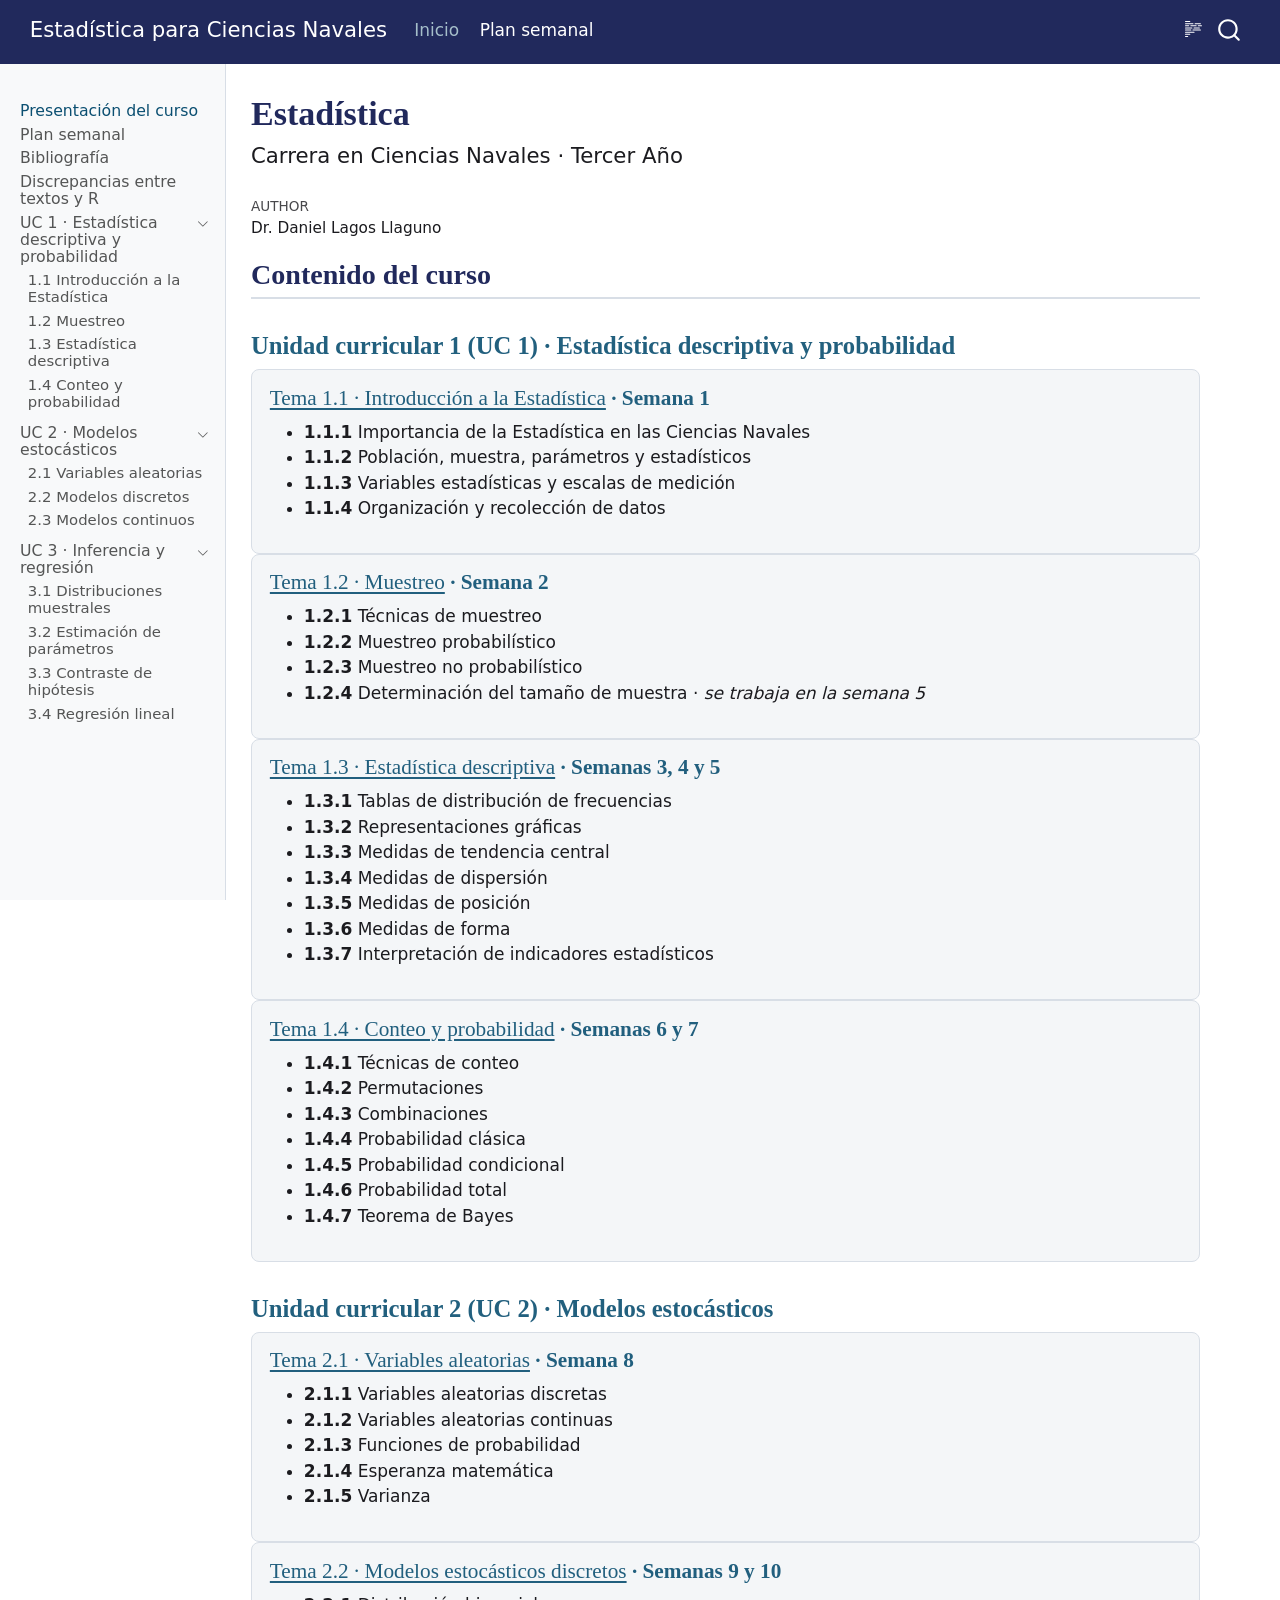
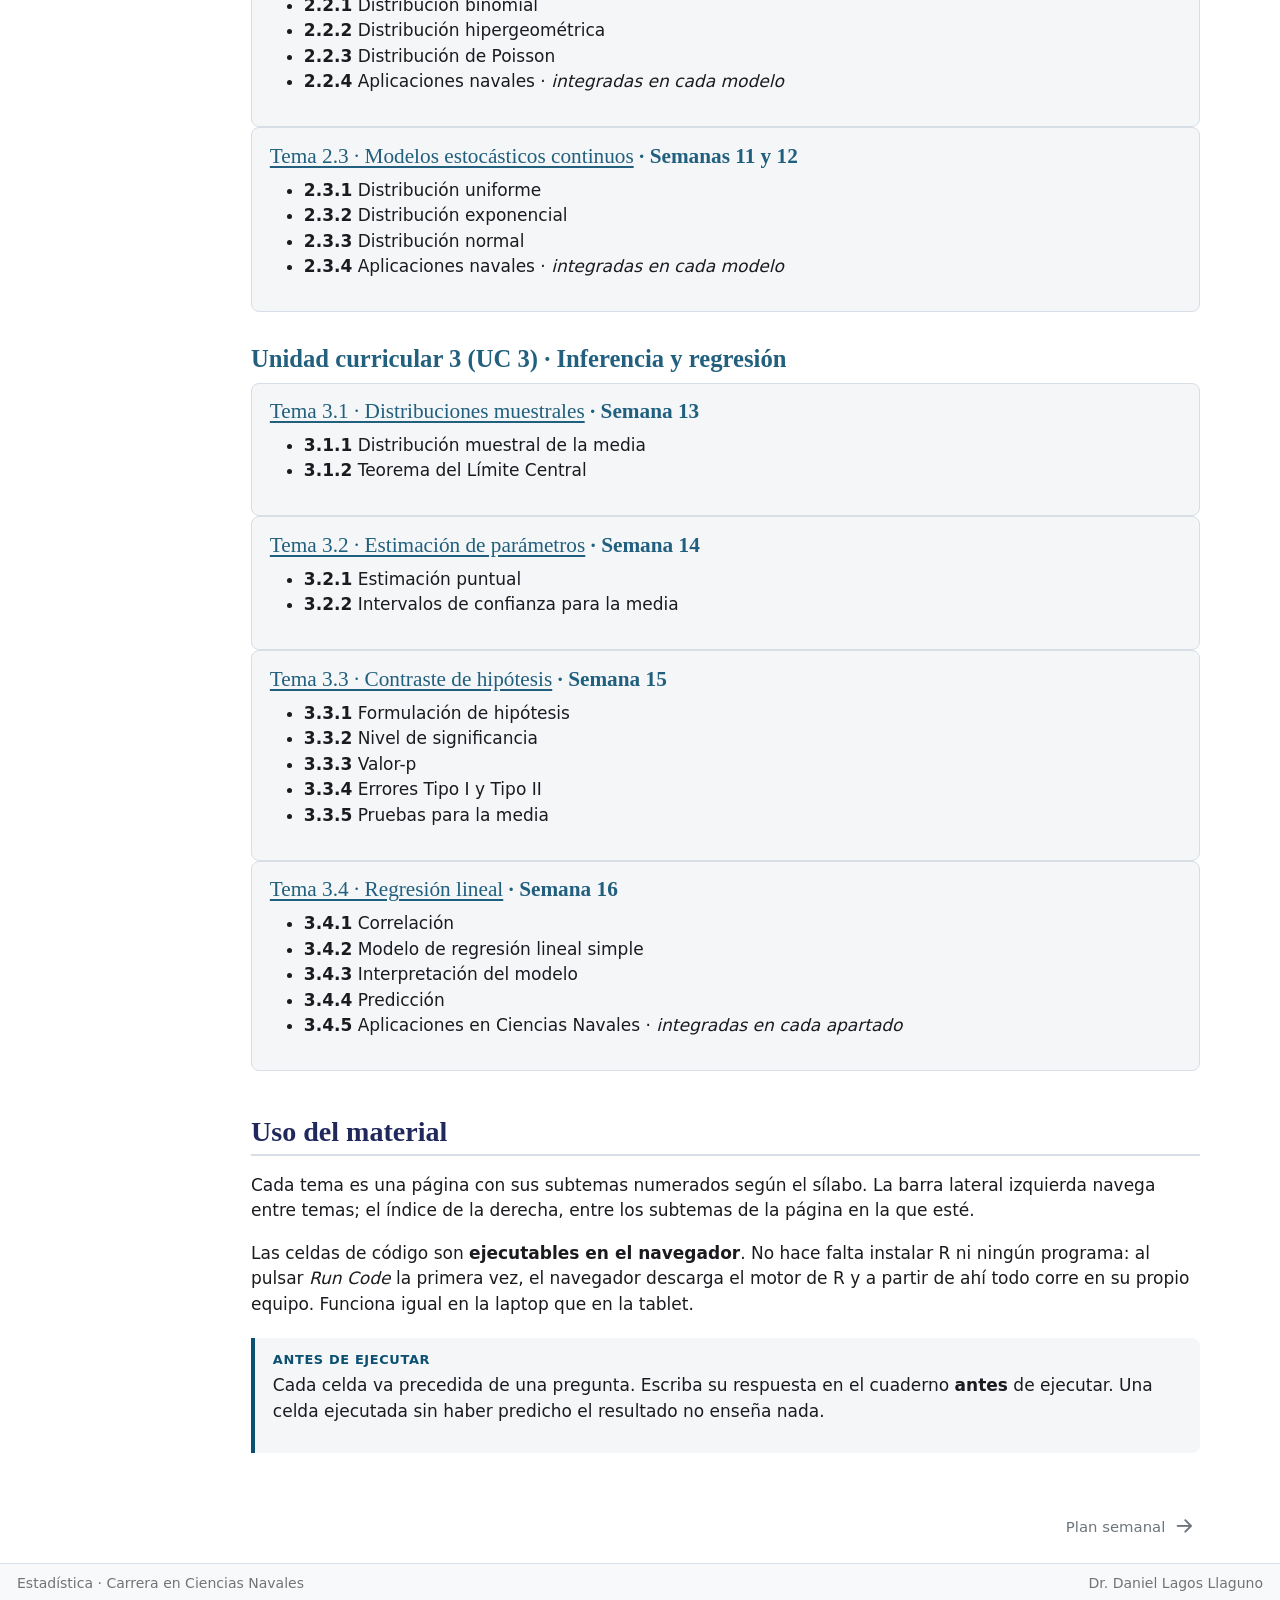
<file: index.html>
<!DOCTYPE html>
<html xmlns="http://www.w3.org/1999/xhtml" lang="en" xml:lang="en"><head>

<meta charset="utf-8">
<meta name="generator" content="quarto-1.9.38">

<meta name="viewport" content="width=device-width, initial-scale=1.0, user-scalable=yes">

<meta name="author" content="Dr.&nbsp;Daniel Lagos Llaguno">

<title>Estadística – Estadística para Ciencias Navales</title>
<style>
/* Default styles provided by pandoc.
** See https://pandoc.org/MANUAL.html#variables-for-html for config info.
*/
code{white-space: pre-wrap;}
span.smallcaps{font-variant: small-caps;}
div.columns{display: flex; gap: min(4vw, 1.5em);}
div.column{flex: auto; overflow-x: auto;}
div.hanging-indent{margin-left: 1.5em; text-indent: -1.5em;}
ul.task-list{list-style: none;}
ul.task-list li input[type="checkbox"] {
  width: 0.8em;
  margin: 0 0.8em 0.2em -1em; /* quarto-specific, see https://github.com/quarto-dev/quarto-cli/issues/4556 */ 
  vertical-align: middle;
}
</style>


<script src="site_libs/quarto-nav/quarto-nav.js"></script>
<script src="site_libs/quarto-nav/headroom.min.js"></script>
<script src="site_libs/clipboard/clipboard.min.js"></script>
<script src="site_libs/quarto-search/autocomplete.umd.js"></script>
<script src="site_libs/quarto-search/fuse.min.js"></script>
<script src="site_libs/quarto-search/quarto-search.js"></script>
<meta name="quarto:offset" content="./">
<link href="./plan.html" rel="next">
<script src="site_libs/quarto-html/quarto.js" type="module"></script>
<script src="site_libs/quarto-html/tabsets/tabsets.js" type="module"></script>
<script src="site_libs/quarto-html/popper.min.js"></script>
<script src="site_libs/quarto-html/tippy.umd.min.js"></script>
<script src="site_libs/quarto-html/anchor.min.js"></script>
<link href="site_libs/quarto-html/tippy.css" rel="stylesheet">
<link href="site_libs/quarto-html/quarto-syntax-highlighting-15634bcf2e68342d4ad2dfa704d543f6.css" rel="stylesheet" id="quarto-text-highlighting-styles">
<script src="site_libs/bootstrap/bootstrap.min.js"></script>
<link href="site_libs/bootstrap/bootstrap-icons.css" rel="stylesheet">
<link href="site_libs/bootstrap/bootstrap-e107ce07999bdcc513e4528d8371c7a3.min.css" rel="stylesheet" append-hash="true" id="quarto-bootstrap" data-mode="light">
<script src="site_libs/quarto-contrib/live-runtime/live-runtime.js" type="module"></script>
<link href="site_libs/quarto-contrib/live-runtime/live-runtime.css" rel="stylesheet">
<script id="quarto-search-options" type="application/json">{
  "location": "navbar",
  "copy-button": false,
  "collapse-after": 3,
  "panel-placement": "end",
  "type": "overlay",
  "limit": 50,
  "keyboard-shortcut": [
    "f",
    "/",
    "s"
  ],
  "show-item-context": false,
  "language": {
    "search-no-results-text": "No results",
    "search-matching-documents-text": "matching documents",
    "search-copy-link-title": "Copy link to search",
    "search-hide-matches-text": "Hide additional matches",
    "search-more-match-text": "more match in this document",
    "search-more-matches-text": "more matches in this document",
    "search-clear-button-title": "Clear",
    "search-text-placeholder": "",
    "search-detached-cancel-button-title": "Cancel",
    "search-submit-button-title": "Submit",
    "search-label": "Search"
  }
}</script>
<style>html{ scroll-behavior: smooth; }</style>
<script type="module" src="site_libs/quarto-ojs/quarto-ojs-runtime.js"></script>
<link href="site_libs/quarto-ojs/quarto-ojs.css" rel="stylesheet">


</head>

<body class="nav-sidebar docked nav-fixed fullcontent quarto-light">

<div id="quarto-search-results"></div>
  <header id="quarto-header" class="headroom fixed-top">
    <nav class="navbar navbar-expand-lg " data-bs-theme="dark">
      <div class="navbar-container container-fluid">
      <div class="navbar-brand-container mx-auto">
    <a class="navbar-brand" href="./index.html">
    <span class="navbar-title">Estadística para Ciencias Navales</span>
    </a>
  </div>
            <div id="quarto-search" class="" title="Search"></div>
          <button class="navbar-toggler" type="button" data-bs-toggle="collapse" data-bs-target="#navbarCollapse" aria-controls="navbarCollapse" role="menu" aria-expanded="false" aria-label="Toggle navigation" onclick="if (window.quartoToggleHeadroom) { window.quartoToggleHeadroom(); }">
  <span class="navbar-toggler-icon"></span>
</button>
          <div class="collapse navbar-collapse" id="navbarCollapse">
            <ul class="navbar-nav navbar-nav-scroll me-auto">
  <li class="nav-item">
    <a class="nav-link active" href="./index.html" aria-current="page"> 
<span class="menu-text">Inicio</span></a>
  </li>  
  <li class="nav-item">
    <a class="nav-link" href="./plan.html"> 
<span class="menu-text">Plan semanal</span></a>
  </li>  
</ul>
          </div> <!-- /navcollapse -->
            <div class="quarto-navbar-tools">
  <a href="" class="quarto-reader-toggle quarto-navigation-tool px-1" onclick="window.quartoToggleReader(); return false;" title="Toggle reader mode">
  <div class="quarto-reader-toggle-btn">
  <i class="bi"></i>
  </div>
</a>
</div>
      </div> <!-- /container-fluid -->
    </nav>
  <nav class="quarto-secondary-nav">
    <div class="container-fluid d-flex">
      <button type="button" class="quarto-btn-toggle btn" data-bs-toggle="collapse" role="button" data-bs-target=".quarto-sidebar-collapse-item" aria-controls="quarto-sidebar" aria-expanded="false" aria-label="Toggle sidebar navigation" onclick="if (window.quartoToggleHeadroom) { window.quartoToggleHeadroom(); }">
        <i class="bi bi-layout-text-sidebar-reverse"></i>
      </button>
        <nav class="quarto-page-breadcrumbs" aria-label="breadcrumb"><ol class="breadcrumb"><li class="breadcrumb-item"><a href="./index.html">Presentación del curso</a></li></ol></nav>
        <a class="flex-grow-1" role="navigation" data-bs-toggle="collapse" data-bs-target=".quarto-sidebar-collapse-item" aria-controls="quarto-sidebar" aria-expanded="false" aria-label="Toggle sidebar navigation" onclick="if (window.quartoToggleHeadroom) { window.quartoToggleHeadroom(); }">      
        </a>
    </div>
  </nav>
</header>
<!-- content -->
<div id="quarto-content" class="quarto-container page-columns page-rows-contents page-layout-article page-navbar">
<!-- sidebar -->
  <nav id="quarto-sidebar" class="sidebar collapse collapse-horizontal quarto-sidebar-collapse-item sidebar-navigation docked overflow-auto">
    <div class="sidebar-menu-container"> 
    <ul class="list-unstyled mt-1">
        <li class="sidebar-item">
  <div class="sidebar-item-container"> 
  <a href="./index.html" class="sidebar-item-text sidebar-link active">
 <span class="menu-text">Presentación del curso</span></a>
  </div>
</li>
        <li class="sidebar-item">
  <div class="sidebar-item-container"> 
  <a href="./plan.html" class="sidebar-item-text sidebar-link">
 <span class="menu-text">Plan semanal</span></a>
  </div>
</li>
        <li class="sidebar-item">
  <div class="sidebar-item-container"> 
  <a href="./bibliografia.html" class="sidebar-item-text sidebar-link">
 <span class="menu-text">Bibliografía</span></a>
  </div>
</li>
        <li class="sidebar-item">
  <div class="sidebar-item-container"> 
  <a href="./discrepancias.html" class="sidebar-item-text sidebar-link">
 <span class="menu-text">Discrepancias entre textos y R</span></a>
  </div>
</li>
        <li class="sidebar-item sidebar-item-section">
      <div class="sidebar-item-container"> 
            <a class="sidebar-item-text sidebar-link text-start" data-bs-toggle="collapse" data-bs-target="#quarto-sidebar-section-1" role="navigation" aria-expanded="true">
 <span class="menu-text">UC 1 · Estadística descriptiva y probabilidad</span></a>
          <a class="sidebar-item-toggle text-start" data-bs-toggle="collapse" data-bs-target="#quarto-sidebar-section-1" role="navigation" aria-expanded="true" aria-label="Toggle section">
            <i class="bi bi-chevron-right ms-2"></i>
          </a> 
      </div>
      <ul id="quarto-sidebar-section-1" class="collapse list-unstyled sidebar-section depth1 show">  
          <li class="sidebar-item">
  <div class="sidebar-item-container"> 
  <a href="./unidad-1/tema-1-1.html" class="sidebar-item-text sidebar-link">
 <span class="menu-text">1.1 Introducción a la Estadística</span></a>
  </div>
</li>
          <li class="sidebar-item">
  <div class="sidebar-item-container"> 
  <a href="./unidad-1/tema-1-2.html" class="sidebar-item-text sidebar-link">
 <span class="menu-text">1.2 Muestreo</span></a>
  </div>
</li>
          <li class="sidebar-item">
  <div class="sidebar-item-container"> 
  <a href="./unidad-1/tema-1-3.html" class="sidebar-item-text sidebar-link">
 <span class="menu-text">1.3 Estadística descriptiva</span></a>
  </div>
</li>
          <li class="sidebar-item">
  <div class="sidebar-item-container"> 
  <a href="./unidad-1/tema-1-4.html" class="sidebar-item-text sidebar-link">
 <span class="menu-text">1.4 Conteo y probabilidad</span></a>
  </div>
</li>
      </ul>
  </li>
        <li class="sidebar-item sidebar-item-section">
      <div class="sidebar-item-container"> 
            <a class="sidebar-item-text sidebar-link text-start" data-bs-toggle="collapse" data-bs-target="#quarto-sidebar-section-2" role="navigation" aria-expanded="true">
 <span class="menu-text">UC 2 · Modelos estocásticos</span></a>
          <a class="sidebar-item-toggle text-start" data-bs-toggle="collapse" data-bs-target="#quarto-sidebar-section-2" role="navigation" aria-expanded="true" aria-label="Toggle section">
            <i class="bi bi-chevron-right ms-2"></i>
          </a> 
      </div>
      <ul id="quarto-sidebar-section-2" class="collapse list-unstyled sidebar-section depth1 show">  
          <li class="sidebar-item">
  <div class="sidebar-item-container"> 
  <a href="./unidad-2/tema-2-1.html" class="sidebar-item-text sidebar-link">
 <span class="menu-text">2.1 Variables aleatorias</span></a>
  </div>
</li>
          <li class="sidebar-item">
  <div class="sidebar-item-container"> 
  <a href="./unidad-2/tema-2-2.html" class="sidebar-item-text sidebar-link">
 <span class="menu-text">2.2 Modelos discretos</span></a>
  </div>
</li>
          <li class="sidebar-item">
  <div class="sidebar-item-container"> 
  <a href="./unidad-2/tema-2-3.html" class="sidebar-item-text sidebar-link">
 <span class="menu-text">2.3 Modelos continuos</span></a>
  </div>
</li>
      </ul>
  </li>
        <li class="sidebar-item sidebar-item-section">
      <div class="sidebar-item-container"> 
            <a class="sidebar-item-text sidebar-link text-start" data-bs-toggle="collapse" data-bs-target="#quarto-sidebar-section-3" role="navigation" aria-expanded="true">
 <span class="menu-text">UC 3 · Inferencia y regresión</span></a>
          <a class="sidebar-item-toggle text-start" data-bs-toggle="collapse" data-bs-target="#quarto-sidebar-section-3" role="navigation" aria-expanded="true" aria-label="Toggle section">
            <i class="bi bi-chevron-right ms-2"></i>
          </a> 
      </div>
      <ul id="quarto-sidebar-section-3" class="collapse list-unstyled sidebar-section depth1 show">  
          <li class="sidebar-item">
  <div class="sidebar-item-container"> 
  <a href="./unidad-3/tema-3-1.html" class="sidebar-item-text sidebar-link">
 <span class="menu-text">3.1 Distribuciones muestrales</span></a>
  </div>
</li>
          <li class="sidebar-item">
  <div class="sidebar-item-container"> 
  <a href="./unidad-3/tema-3-2.html" class="sidebar-item-text sidebar-link">
 <span class="menu-text">3.2 Estimación de parámetros</span></a>
  </div>
</li>
          <li class="sidebar-item">
  <div class="sidebar-item-container"> 
  <a href="./unidad-3/tema-3-3.html" class="sidebar-item-text sidebar-link">
 <span class="menu-text">3.3 Contraste de hipótesis</span></a>
  </div>
</li>
          <li class="sidebar-item">
  <div class="sidebar-item-container"> 
  <a href="./unidad-3/tema-3-4.html" class="sidebar-item-text sidebar-link">
 <span class="menu-text">3.4 Regresión lineal</span></a>
  </div>
</li>
      </ul>
  </li>
    </ul>
    </div>
</nav>
<div id="quarto-sidebar-glass" class="quarto-sidebar-collapse-item" data-bs-toggle="collapse" data-bs-target=".quarto-sidebar-collapse-item"></div>
<!-- margin-sidebar -->
    
<!-- main -->
<main class="content" id="quarto-document-content">

<header id="title-block-header" class="quarto-title-block default">
<div class="quarto-title">
<h1 class="title">Estadística</h1>
<p class="subtitle lead">Carrera en Ciencias Navales · Tercer Año</p>
</div>



<div class="quarto-title-meta">

    <div>
    <div class="quarto-title-meta-heading">Author</div>
    <div class="quarto-title-meta-contents">
             <p>Dr.&nbsp;Daniel Lagos Llaguno </p>
          </div>
  </div>
    
  
    
  </div>
  


</header>


<section id="contenido-del-curso" class="level2">
<h2 class="anchored" data-anchor-id="contenido-del-curso">Contenido del curso</h2>
<section id="unidad-curricular-1-uc-1-estadística-descriptiva-y-probabilidad" class="level3">
<h3 class="anchored" data-anchor-id="unidad-curricular-1-uc-1-estadística-descriptiva-y-probabilidad">Unidad curricular 1 (UC 1) · Estadística descriptiva y probabilidad</h3>
<section id="tema-1.1-introducción-a-la-estadística-semana-1" class="level4 tarjeta">
<h4 class="anchored" data-anchor-id="tema-1.1-introducción-a-la-estadística-semana-1"><a href="./unidad-1/tema-1-1.html">Tema 1.1 · Introducción a la Estadística</a> · Semana 1</h4>
<ul>
<li><strong>1.1.1</strong> Importancia de la Estadística en las Ciencias Navales</li>
<li><strong>1.1.2</strong> Población, muestra, parámetros y estadísticos</li>
<li><strong>1.1.3</strong> Variables estadísticas y escalas de medición</li>
<li><strong>1.1.4</strong> Organización y recolección de datos</li>
</ul>
</section>
<section id="tema-1.2-muestreo-semana-2" class="level4 tarjeta">
<h4 class="anchored" data-anchor-id="tema-1.2-muestreo-semana-2"><a href="./unidad-1/tema-1-2.html">Tema 1.2 · Muestreo</a> · Semana 2</h4>
<ul>
<li><strong>1.2.1</strong> Técnicas de muestreo</li>
<li><strong>1.2.2</strong> Muestreo probabilístico</li>
<li><strong>1.2.3</strong> Muestreo no probabilístico</li>
<li><strong>1.2.4</strong> Determinación del tamaño de muestra · <em>se trabaja en la semana 5</em></li>
</ul>
</section>
<section id="tema-1.3-estadística-descriptiva-semanas-3-4-y-5" class="level4 tarjeta">
<h4 class="anchored" data-anchor-id="tema-1.3-estadística-descriptiva-semanas-3-4-y-5"><a href="./unidad-1/tema-1-3.html">Tema 1.3 · Estadística descriptiva</a> · Semanas 3, 4 y 5</h4>
<ul>
<li><strong>1.3.1</strong> Tablas de distribución de frecuencias</li>
<li><strong>1.3.2</strong> Representaciones gráficas</li>
<li><strong>1.3.3</strong> Medidas de tendencia central</li>
<li><strong>1.3.4</strong> Medidas de dispersión</li>
<li><strong>1.3.5</strong> Medidas de posición</li>
<li><strong>1.3.6</strong> Medidas de forma</li>
<li><strong>1.3.7</strong> Interpretación de indicadores estadísticos</li>
</ul>
</section>
<section id="tema-1.4-conteo-y-probabilidad-semanas-6-y-7" class="level4 tarjeta">
<h4 class="anchored" data-anchor-id="tema-1.4-conteo-y-probabilidad-semanas-6-y-7"><a href="./unidad-1/tema-1-4.html">Tema 1.4 · Conteo y probabilidad</a> · Semanas 6 y 7</h4>
<ul>
<li><strong>1.4.1</strong> Técnicas de conteo</li>
<li><strong>1.4.2</strong> Permutaciones</li>
<li><strong>1.4.3</strong> Combinaciones</li>
<li><strong>1.4.4</strong> Probabilidad clásica</li>
<li><strong>1.4.5</strong> Probabilidad condicional</li>
<li><strong>1.4.6</strong> Probabilidad total</li>
<li><strong>1.4.7</strong> Teorema de Bayes</li>
</ul>
</section>
</section>
<section id="unidad-curricular-2-uc-2-modelos-estocásticos" class="level3">
<h3 class="anchored" data-anchor-id="unidad-curricular-2-uc-2-modelos-estocásticos">Unidad curricular 2 (UC 2) · Modelos estocásticos</h3>
<section id="tema-2.1-variables-aleatorias-semana-8" class="level4 tarjeta">
<h4 class="anchored" data-anchor-id="tema-2.1-variables-aleatorias-semana-8"><a href="./unidad-2/tema-2-1.html">Tema 2.1 · Variables aleatorias</a> · Semana 8</h4>
<ul>
<li><strong>2.1.1</strong> Variables aleatorias discretas</li>
<li><strong>2.1.2</strong> Variables aleatorias continuas</li>
<li><strong>2.1.3</strong> Funciones de probabilidad</li>
<li><strong>2.1.4</strong> Esperanza matemática</li>
<li><strong>2.1.5</strong> Varianza</li>
</ul>
</section>
<section id="tema-2.2-modelos-estocásticos-discretos-semanas-9-y-10" class="level4 tarjeta">
<h4 class="anchored" data-anchor-id="tema-2.2-modelos-estocásticos-discretos-semanas-9-y-10"><a href="./unidad-2/tema-2-2.html">Tema 2.2 · Modelos estocásticos discretos</a> · Semanas 9 y 10</h4>
<ul>
<li><strong>2.2.1</strong> Distribución binomial</li>
<li><strong>2.2.2</strong> Distribución hipergeométrica</li>
<li><strong>2.2.3</strong> Distribución de Poisson</li>
<li><strong>2.2.4</strong> Aplicaciones navales · <em>integradas en cada modelo</em></li>
</ul>
</section>
<section id="tema-2.3-modelos-estocásticos-continuos-semanas-11-y-12" class="level4 tarjeta">
<h4 class="anchored" data-anchor-id="tema-2.3-modelos-estocásticos-continuos-semanas-11-y-12"><a href="./unidad-2/tema-2-3.html">Tema 2.3 · Modelos estocásticos continuos</a> · Semanas 11 y 12</h4>
<ul>
<li><strong>2.3.1</strong> Distribución uniforme</li>
<li><strong>2.3.2</strong> Distribución exponencial</li>
<li><strong>2.3.3</strong> Distribución normal</li>
<li><strong>2.3.4</strong> Aplicaciones navales · <em>integradas en cada modelo</em></li>
</ul>
</section>
</section>
<section id="unidad-curricular-3-uc-3-inferencia-y-regresión" class="level3">
<h3 class="anchored" data-anchor-id="unidad-curricular-3-uc-3-inferencia-y-regresión">Unidad curricular 3 (UC 3) · Inferencia y regresión</h3>
<section id="tema-3.1-distribuciones-muestrales-semana-13" class="level4 tarjeta">
<h4 class="anchored" data-anchor-id="tema-3.1-distribuciones-muestrales-semana-13"><a href="./unidad-3/tema-3-1.html">Tema 3.1 · Distribuciones muestrales</a> · Semana 13</h4>
<ul>
<li><strong>3.1.1</strong> Distribución muestral de la media</li>
<li><strong>3.1.2</strong> Teorema del Límite Central</li>
</ul>
</section>
<section id="tema-3.2-estimación-de-parámetros-semana-14" class="level4 tarjeta">
<h4 class="anchored" data-anchor-id="tema-3.2-estimación-de-parámetros-semana-14"><a href="./unidad-3/tema-3-2.html">Tema 3.2 · Estimación de parámetros</a> · Semana 14</h4>
<ul>
<li><strong>3.2.1</strong> Estimación puntual</li>
<li><strong>3.2.2</strong> Intervalos de confianza para la media</li>
</ul>
</section>
<section id="tema-3.3-contraste-de-hipótesis-semana-15" class="level4 tarjeta">
<h4 class="anchored" data-anchor-id="tema-3.3-contraste-de-hipótesis-semana-15"><a href="./unidad-3/tema-3-3.html">Tema 3.3 · Contraste de hipótesis</a> · Semana 15</h4>
<ul>
<li><strong>3.3.1</strong> Formulación de hipótesis</li>
<li><strong>3.3.2</strong> Nivel de significancia</li>
<li><strong>3.3.3</strong> Valor-p</li>
<li><strong>3.3.4</strong> Errores Tipo I y Tipo II</li>
<li><strong>3.3.5</strong> Pruebas para la media</li>
</ul>
</section>
<section id="tema-3.4-regresión-lineal-semana-16" class="level4 tarjeta">
<h4 class="anchored" data-anchor-id="tema-3.4-regresión-lineal-semana-16"><a href="./unidad-3/tema-3-4.html">Tema 3.4 · Regresión lineal</a> · Semana 16</h4>
<ul>
<li><strong>3.4.1</strong> Correlación</li>
<li><strong>3.4.2</strong> Modelo de regresión lineal simple</li>
<li><strong>3.4.3</strong> Interpretación del modelo</li>
<li><strong>3.4.4</strong> Predicción</li>
<li><strong>3.4.5</strong> Aplicaciones en Ciencias Navales · <em>integradas en cada apartado</em></li>
</ul>
</section>
</section>
</section>
<section id="uso-del-material" class="level2">
<h2 class="anchored" data-anchor-id="uso-del-material">Uso del material</h2>
<p>Cada tema es una página con sus subtemas numerados según el sílabo. La barra lateral izquierda navega entre temas; el índice de la derecha, entre los subtemas de la página en la que esté.</p>
<p>Las celdas de código son <strong>ejecutables en el navegador</strong>. No hace falta instalar R ni ningún programa: al pulsar <em>Run Code</em> la primera vez, el navegador descarga el motor de R y a partir de ahí todo corre en su propio equipo. Funciona igual en la laptop que en la tablet.</p>
<div class="predice">
<p>Cada celda va precedida de una pregunta. Escriba su respuesta en el cuaderno <strong>antes</strong> de ejecutar. Una celda ejecutada sin haber predicho el resultado no enseña nada.</p>
</div>


<script type="ojs-module-contents">
eyJjb250ZW50cyI6W119
</script>
<div id="exercise-loading-indicator" class="exercise-loading-indicator d-none d-flex align-items-center gap-2">
<div id="exercise-loading-status" class="d-flex gap-2">

</div>
<div class="spinner-grow spinner-grow-sm">

</div>
</div>
<script type="vfs-file">
W10=
</script>
</section>

</main> <!-- /main -->
<script type="ojs-module-contents">
eyJjb250ZW50cyI6W119
</script>
<script type="module">
if (window.location.protocol === "file:") { alert("The OJS runtime does not work with file:// URLs. Please use a web server to view this document."); }
window._ojs.paths.runtimeToDoc = "../..";
window._ojs.paths.runtimeToRoot = "../..";
window._ojs.paths.docToRoot = "";
window._ojs.selfContained = false;
window._ojs.runtime.interpretFromScriptTags();
</script>
<script id="quarto-html-after-body" type="application/javascript">
  window.document.addEventListener("DOMContentLoaded", function (event) {
    const icon = "";
    const anchorJS = new window.AnchorJS();
    anchorJS.options = {
      placement: 'right',
      icon: icon
    };
    anchorJS.add('.anchored');
    const isCodeAnnotation = (el) => {
      for (const clz of el.classList) {
        if (clz.startsWith('code-annotation-')) {                     
          return true;
        }
      }
      return false;
    }
    const onCopySuccess = function(e) {
      // button target
      const button = e.trigger;
      // don't keep focus
      button.blur();
      // flash "checked"
      button.classList.add('code-copy-button-checked');
      var currentTitle = button.getAttribute("title");
      button.setAttribute("title", "Copied!");
      let tooltip;
      if (window.bootstrap) {
        button.setAttribute("data-bs-toggle", "tooltip");
        button.setAttribute("data-bs-placement", "left");
        button.setAttribute("data-bs-title", "Copied!");
        tooltip = new bootstrap.Tooltip(button, 
          { trigger: "manual", 
            customClass: "code-copy-button-tooltip",
            offset: [0, -8]});
        tooltip.show();    
      }
      setTimeout(function() {
        if (tooltip) {
          tooltip.hide();
          button.removeAttribute("data-bs-title");
          button.removeAttribute("data-bs-toggle");
          button.removeAttribute("data-bs-placement");
        }
        button.setAttribute("title", currentTitle);
        button.classList.remove('code-copy-button-checked');
      }, 1000);
      // clear code selection
      e.clearSelection();
    }
    const getTextToCopy = function(trigger) {
      const outerScaffold = trigger.parentElement.cloneNode(true);
      const codeEl = outerScaffold.querySelector('code');
      for (const childEl of codeEl.children) {
        if (isCodeAnnotation(childEl)) {
          childEl.remove();
        }
      }
      return codeEl.innerText;
    }
    const clipboard = new window.ClipboardJS('.code-copy-button:not([data-in-quarto-modal])', {
      text: getTextToCopy
    });
    clipboard.on('success', onCopySuccess);
    if (window.document.getElementById('quarto-embedded-source-code-modal')) {
      const clipboardModal = new window.ClipboardJS('.code-copy-button[data-in-quarto-modal]', {
        text: getTextToCopy,
        container: window.document.getElementById('quarto-embedded-source-code-modal')
      });
      clipboardModal.on('success', onCopySuccess);
    }
      var localhostRegex = new RegExp(/^(?:http|https):\/\/localhost\:?[0-9]*\//);
      var mailtoRegex = new RegExp(/^mailto:/);
        var filterRegex = new RegExp("https:\/\/Thc02\.github\.io\/Estadistica\/");
      var isInternal = (href) => {
          return filterRegex.test(href) || localhostRegex.test(href) || mailtoRegex.test(href);
      }
      // Inspect non-navigation links and adorn them if external
     var links = window.document.querySelectorAll('a[href]:not(.nav-link):not(.navbar-brand):not(.toc-action):not(.sidebar-link):not(.sidebar-item-toggle):not(.pagination-link):not(.no-external):not([aria-hidden]):not(.dropdown-item):not(.quarto-navigation-tool):not(.about-link)');
      for (var i=0; i<links.length; i++) {
        const link = links[i];
        if (!isInternal(link.href)) {
          // undo the damage that might have been done by quarto-nav.js in the case of
          // links that we want to consider external
          if (link.dataset.originalHref !== undefined) {
            link.href = link.dataset.originalHref;
          }
            // target, if specified
            link.setAttribute("target", "_blank");
            if (link.getAttribute("rel") === null) {
              link.setAttribute("rel", "noopener");
            }
        }
      }
    function tippyHover(el, contentFn, onTriggerFn, onUntriggerFn) {
      const config = {
        allowHTML: true,
        maxWidth: 500,
        delay: 100,
        arrow: false,
        appendTo: function(el) {
            return el.parentElement;
        },
        interactive: true,
        interactiveBorder: 10,
        theme: 'quarto',
        placement: 'bottom-start',
      };
      if (contentFn) {
        config.content = contentFn;
      }
      if (onTriggerFn) {
        config.onTrigger = onTriggerFn;
      }
      if (onUntriggerFn) {
        config.onUntrigger = onUntriggerFn;
      }
      window.tippy(el, config); 
    }
    const noterefs = window.document.querySelectorAll('a[role="doc-noteref"]');
    for (var i=0; i<noterefs.length; i++) {
      const ref = noterefs[i];
      tippyHover(ref, function() {
        // use id or data attribute instead here
        let href = ref.getAttribute('data-footnote-href') || ref.getAttribute('href');
        try { href = new URL(href).hash; } catch {}
        const id = href.replace(/^#\/?/, "");
        const note = window.document.getElementById(id);
        if (note) {
          return note.innerHTML;
        } else {
          return "";
        }
      });
    }
    const xrefs = window.document.querySelectorAll('a.quarto-xref');
    const processXRef = (id, note) => {
      // Strip column container classes
      const stripColumnClz = (el) => {
        el.classList.remove("page-full", "page-columns");
        if (el.children) {
          for (const child of el.children) {
            stripColumnClz(child);
          }
        }
      }
      stripColumnClz(note)
      if (id === null || id.startsWith('sec-')) {
        // Special case sections, only their first couple elements
        const container = document.createElement("div");
        if (note.children && note.children.length > 2) {
          container.appendChild(note.children[0].cloneNode(true));
          for (let i = 1; i < note.children.length; i++) {
            const child = note.children[i];
            if (child.tagName === "P" && child.innerText === "") {
              continue;
            } else {
              container.appendChild(child.cloneNode(true));
              break;
            }
          }
          if (window.Quarto?.typesetMath) {
            window.Quarto.typesetMath(container);
          }
          return container.innerHTML
        } else {
          if (window.Quarto?.typesetMath) {
            window.Quarto.typesetMath(note);
          }
          return note.innerHTML;
        }
      } else {
        // Remove any anchor links if they are present
        const anchorLink = note.querySelector('a.anchorjs-link');
        if (anchorLink) {
          anchorLink.remove();
        }
        if (window.Quarto?.typesetMath) {
          window.Quarto.typesetMath(note);
        }
        if (note.classList.contains("callout")) {
          return note.outerHTML;
        } else {
          return note.innerHTML;
        }
      }
    }
    for (var i=0; i<xrefs.length; i++) {
      const xref = xrefs[i];
      tippyHover(xref, undefined, function(instance) {
        instance.disable();
        let url = xref.getAttribute('href');
        let hash = undefined; 
        if (url.startsWith('#')) {
          hash = url;
        } else {
          try { hash = new URL(url).hash; } catch {}
        }
        if (hash) {
          const id = hash.replace(/^#\/?/, "");
          const note = window.document.getElementById(id);
          if (note !== null) {
            try {
              const html = processXRef(id, note.cloneNode(true));
              instance.setContent(html);
            } finally {
              instance.enable();
              instance.show();
            }
          } else {
            // See if we can fetch this
            fetch(url.split('#')[0])
            .then(res => res.text())
            .then(html => {
              const parser = new DOMParser();
              const htmlDoc = parser.parseFromString(html, "text/html");
              const note = htmlDoc.getElementById(id);
              if (note !== null) {
                const html = processXRef(id, note);
                instance.setContent(html);
              } 
            }).finally(() => {
              instance.enable();
              instance.show();
            });
          }
        } else {
          // See if we can fetch a full url (with no hash to target)
          // This is a special case and we should probably do some content thinning / targeting
          fetch(url)
          .then(res => res.text())
          .then(html => {
            const parser = new DOMParser();
            const htmlDoc = parser.parseFromString(html, "text/html");
            const note = htmlDoc.querySelector('main.content');
            if (note !== null) {
              // This should only happen for chapter cross references
              // (since there is no id in the URL)
              // remove the first header
              if (note.children.length > 0 && note.children[0].tagName === "HEADER") {
                note.children[0].remove();
              }
              const html = processXRef(null, note);
              instance.setContent(html);
            } 
          }).finally(() => {
            instance.enable();
            instance.show();
          });
        }
      }, function(instance) {
      });
    }
        let selectedAnnoteEl;
        const selectorForAnnotation = ( cell, annotation) => {
          let cellAttr = 'data-code-cell="' + cell + '"';
          let lineAttr = 'data-code-annotation="' +  annotation + '"';
          const selector = 'span[' + cellAttr + '][' + lineAttr + ']';
          return selector;
        }
        const selectCodeLines = (annoteEl) => {
          const doc = window.document;
          const targetCell = annoteEl.getAttribute("data-target-cell");
          const targetAnnotation = annoteEl.getAttribute("data-target-annotation");
          const annoteSpan = window.document.querySelector(selectorForAnnotation(targetCell, targetAnnotation));
          const lines = annoteSpan.getAttribute("data-code-lines").split(",");
          const lineIds = lines.map((line) => {
            return targetCell + "-" + line;
          })
          let top = null;
          let height = null;
          let parent = null;
          if (lineIds.length > 0) {
              //compute the position of the single el (top and bottom and make a div)
              const el = window.document.getElementById(lineIds[0]);
              top = el.offsetTop;
              height = el.offsetHeight;
              parent = el.parentElement.parentElement;
            if (lineIds.length > 1) {
              const lastEl = window.document.getElementById(lineIds[lineIds.length - 1]);
              const bottom = lastEl.offsetTop + lastEl.offsetHeight;
              height = bottom - top;
            }
            if (top !== null && height !== null && parent !== null) {
              // cook up a div (if necessary) and position it 
              let div = window.document.getElementById("code-annotation-line-highlight");
              if (div === null) {
                div = window.document.createElement("div");
                div.setAttribute("id", "code-annotation-line-highlight");
                div.style.position = 'absolute';
                parent.appendChild(div);
              }
              div.style.top = top - 2 + "px";
              div.style.height = height + 4 + "px";
              div.style.left = 0;
              let gutterDiv = window.document.getElementById("code-annotation-line-highlight-gutter");
              if (gutterDiv === null) {
                gutterDiv = window.document.createElement("div");
                gutterDiv.setAttribute("id", "code-annotation-line-highlight-gutter");
                gutterDiv.style.position = 'absolute';
                const codeCell = window.document.getElementById(targetCell);
                const gutter = codeCell.querySelector('.code-annotation-gutter');
                gutter.appendChild(gutterDiv);
              }
              gutterDiv.style.top = top - 2 + "px";
              gutterDiv.style.height = height + 4 + "px";
            }
            selectedAnnoteEl = annoteEl;
          }
        };
        const unselectCodeLines = () => {
          const elementsIds = ["code-annotation-line-highlight", "code-annotation-line-highlight-gutter"];
          elementsIds.forEach((elId) => {
            const div = window.document.getElementById(elId);
            if (div) {
              div.remove();
            }
          });
          selectedAnnoteEl = undefined;
        };
          // Handle positioning of the toggle
      window.addEventListener(
        "resize",
        throttle(() => {
          elRect = undefined;
          if (selectedAnnoteEl) {
            selectCodeLines(selectedAnnoteEl);
          }
        }, 10)
      );
      function throttle(fn, ms) {
      let throttle = false;
      let timer;
        return (...args) => {
          if(!throttle) { // first call gets through
              fn.apply(this, args);
              throttle = true;
          } else { // all the others get throttled
              if(timer) clearTimeout(timer); // cancel #2
              timer = setTimeout(() => {
                fn.apply(this, args);
                timer = throttle = false;
              }, ms);
          }
        };
      }
        // Attach click handler to the DT
        const annoteDls = window.document.querySelectorAll('dt[data-target-cell]');
        for (const annoteDlNode of annoteDls) {
          annoteDlNode.addEventListener('click', (event) => {
            const clickedEl = event.target;
            if (clickedEl !== selectedAnnoteEl) {
              unselectCodeLines();
              const activeEl = window.document.querySelector('dt[data-target-cell].code-annotation-active');
              if (activeEl) {
                activeEl.classList.remove('code-annotation-active');
              }
              selectCodeLines(clickedEl);
              clickedEl.classList.add('code-annotation-active');
            } else {
              // Unselect the line
              unselectCodeLines();
              clickedEl.classList.remove('code-annotation-active');
            }
          });
        }
    const findCites = (el) => {
      const parentEl = el.parentElement;
      if (parentEl) {
        const cites = parentEl.dataset.cites;
        if (cites) {
          return {
            el,
            cites: cites.split(' ')
          };
        } else {
          return findCites(el.parentElement)
        }
      } else {
        return undefined;
      }
    };
    var bibliorefs = window.document.querySelectorAll('a[role="doc-biblioref"]');
    for (var i=0; i<bibliorefs.length; i++) {
      const ref = bibliorefs[i];
      const citeInfo = findCites(ref);
      if (citeInfo) {
        tippyHover(citeInfo.el, function() {
          var popup = window.document.createElement('div');
          citeInfo.cites.forEach(function(cite) {
            var citeDiv = window.document.createElement('div');
            citeDiv.classList.add('hanging-indent');
            citeDiv.classList.add('csl-entry');
            var biblioDiv = window.document.getElementById('ref-' + cite);
            if (biblioDiv) {
              citeDiv.innerHTML = biblioDiv.innerHTML;
            }
            popup.appendChild(citeDiv);
          });
          return popup.innerHTML;
        });
      }
    }
  });
  </script>
<nav class="page-navigation">
  <div class="nav-page nav-page-previous">
  </div>
  <div class="nav-page nav-page-next">
      <a href="./plan.html" class="pagination-link" aria-label="Plan semanal">
        <span class="nav-page-text">Plan semanal</span> <i class="bi bi-arrow-right-short"></i>
      </a>
  </div>
</nav>
</div> <!-- /content -->
<footer class="footer">
  <div class="nav-footer">
    <div class="nav-footer-left">
<p>Estadística · Carrera en Ciencias Navales</p>
</div>   
    <div class="nav-footer-center">
      &nbsp;
    </div>
    <div class="nav-footer-right">
<p>Dr.&nbsp;Daniel Lagos Llaguno</p>
</div>
  </div>
</footer>




<script src="site_libs/quarto-html/zenscroll-min.js"></script>
</body></html>
</file>
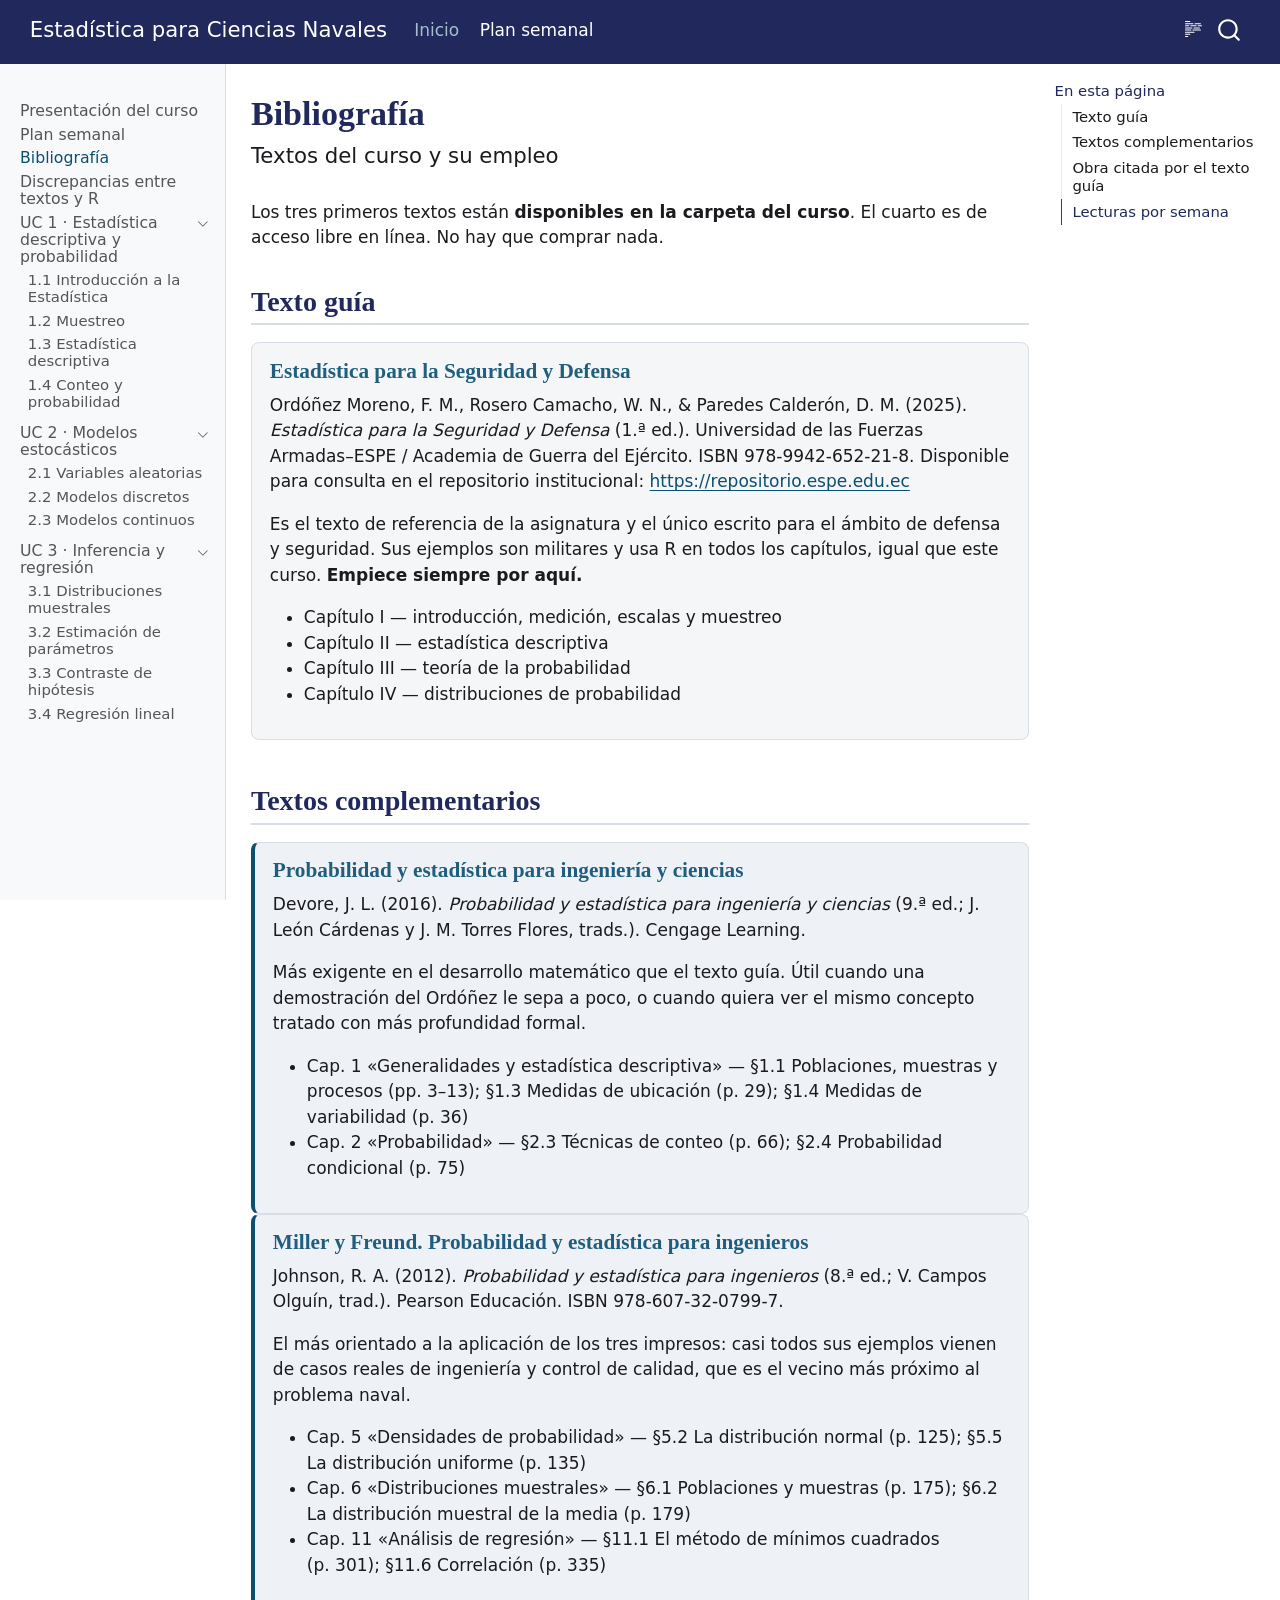
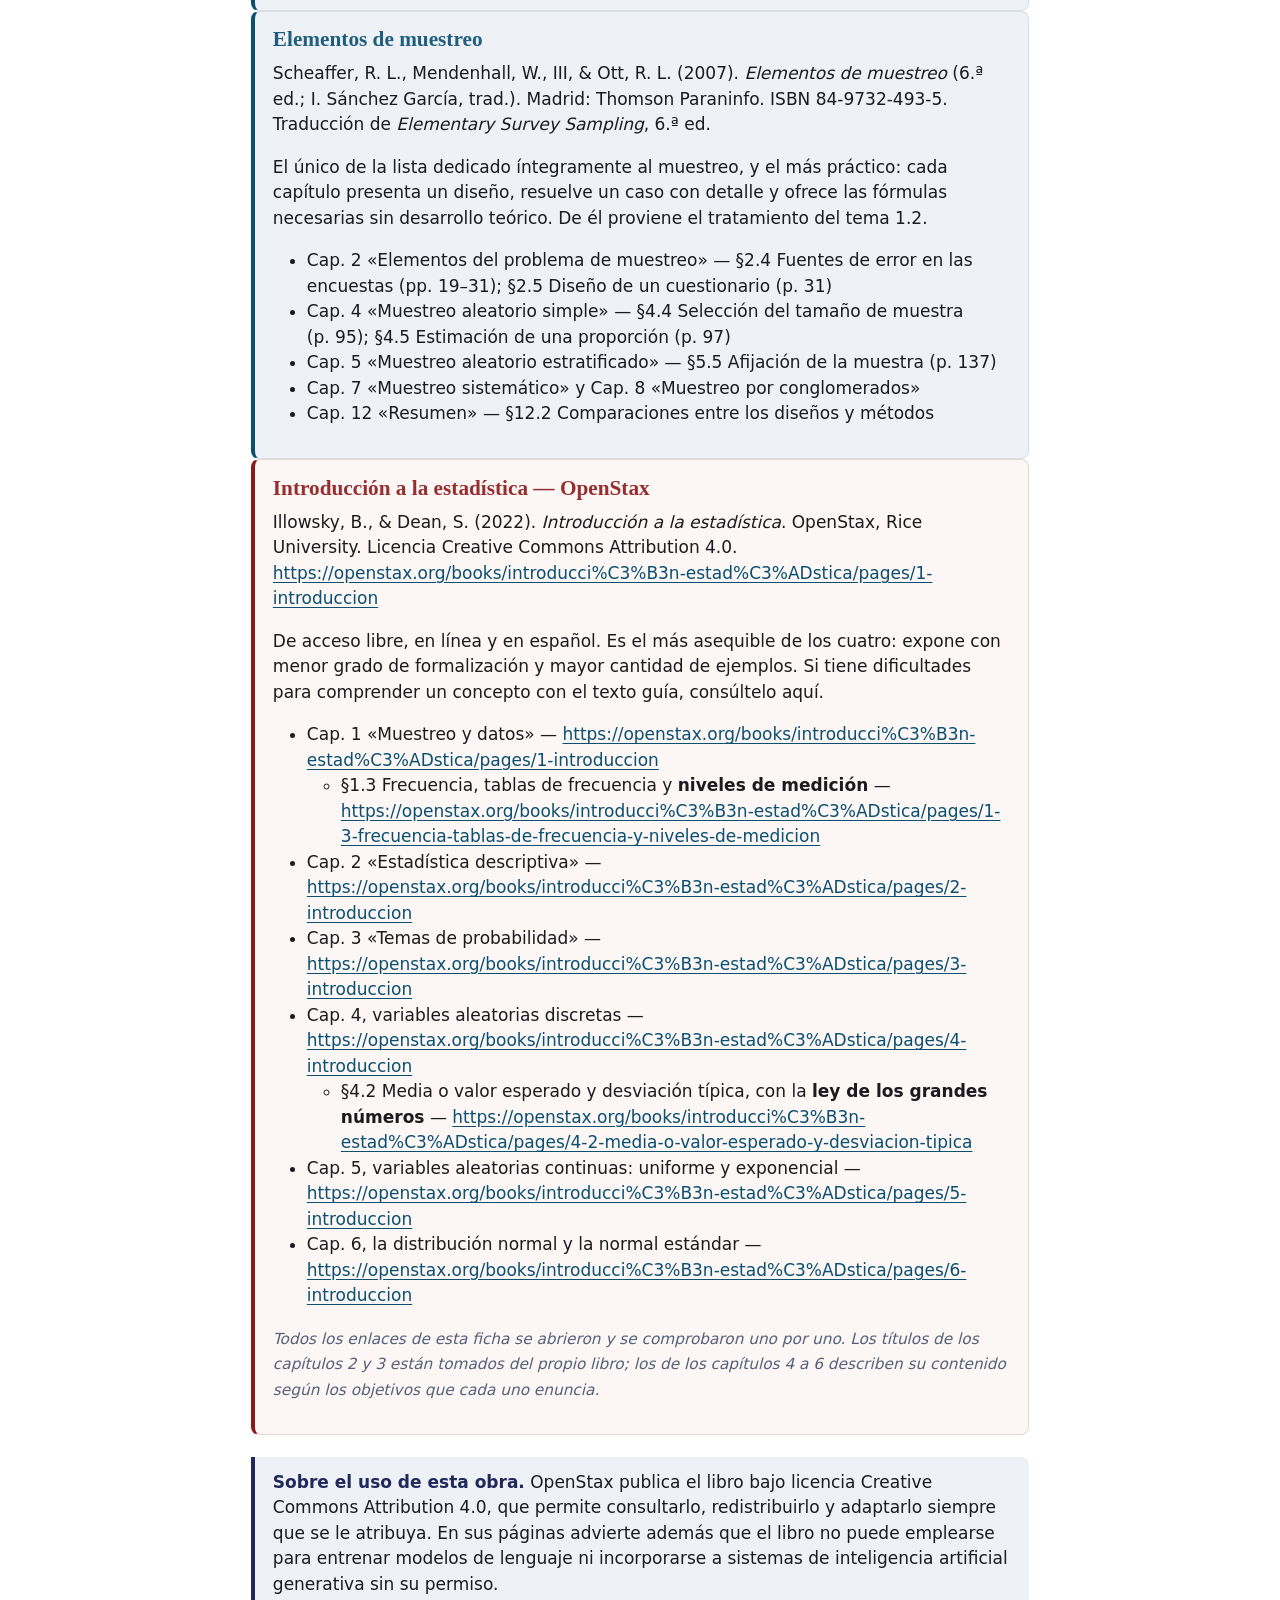
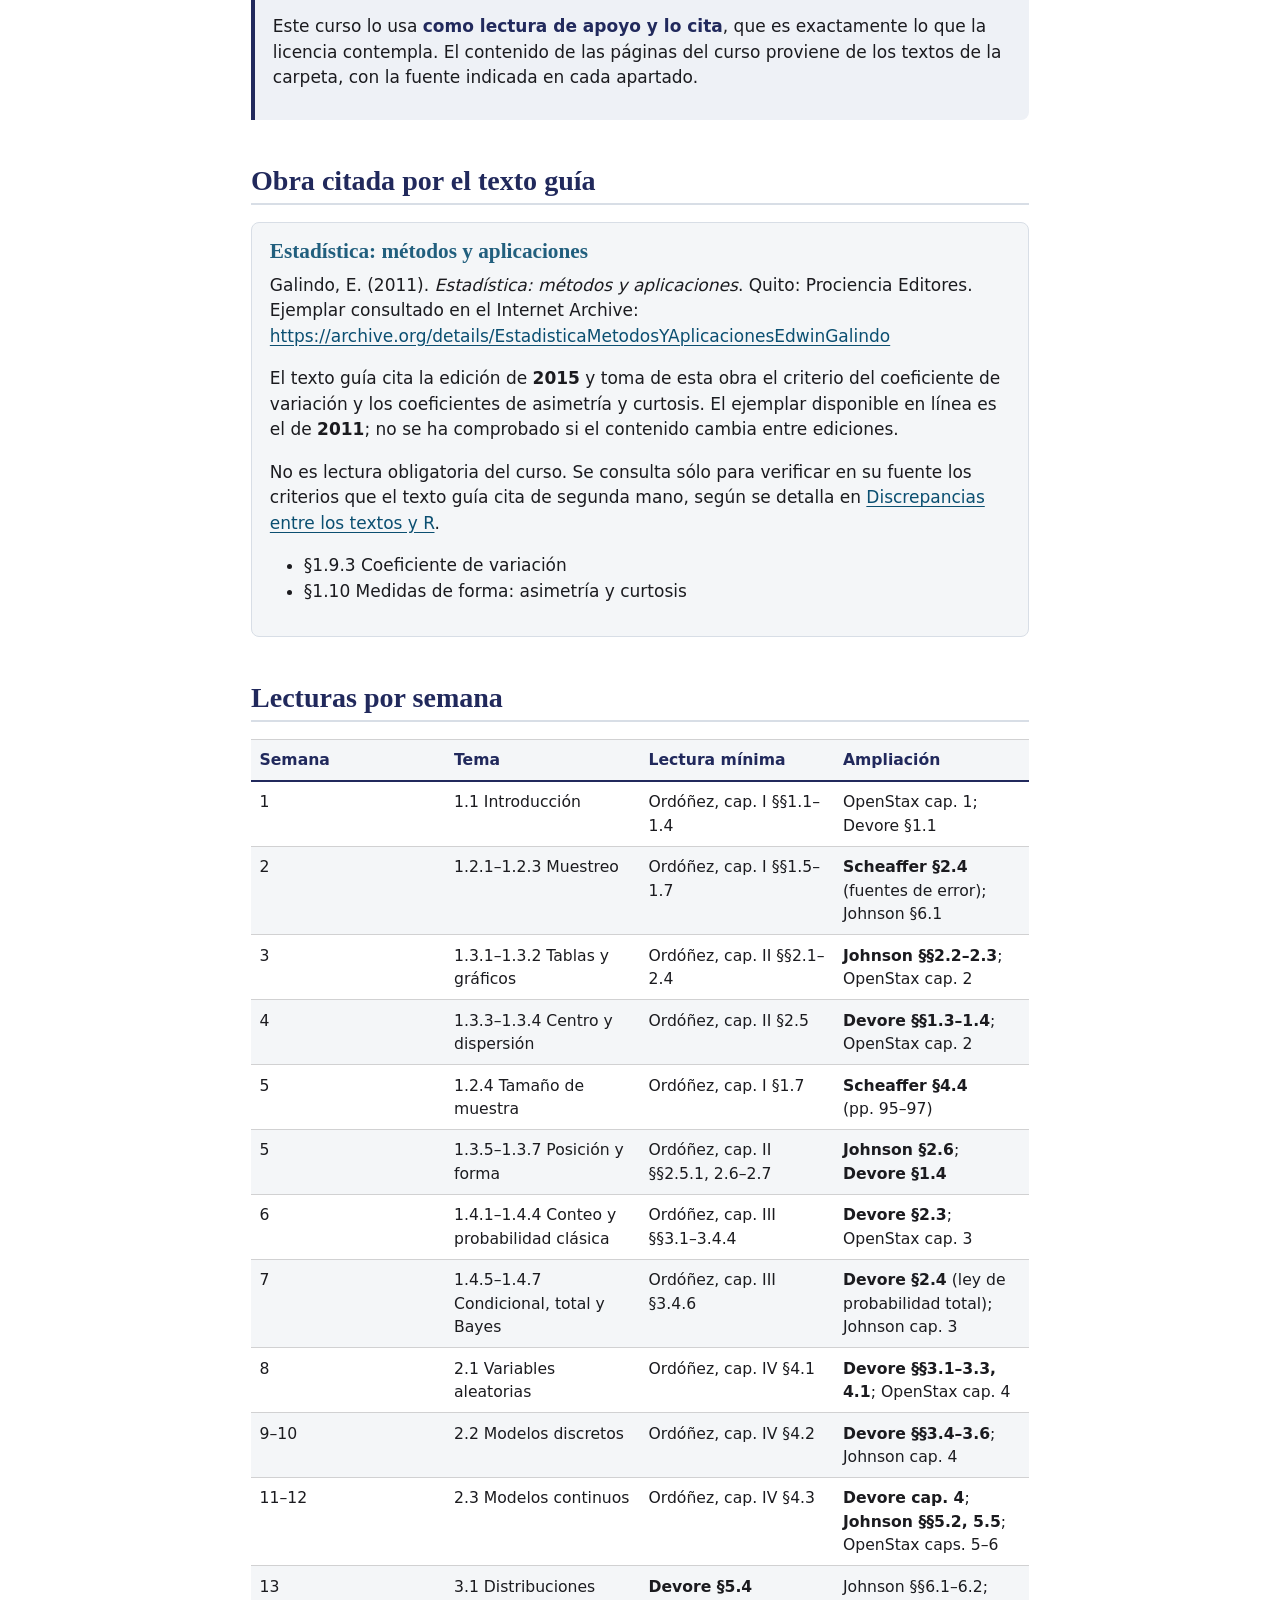
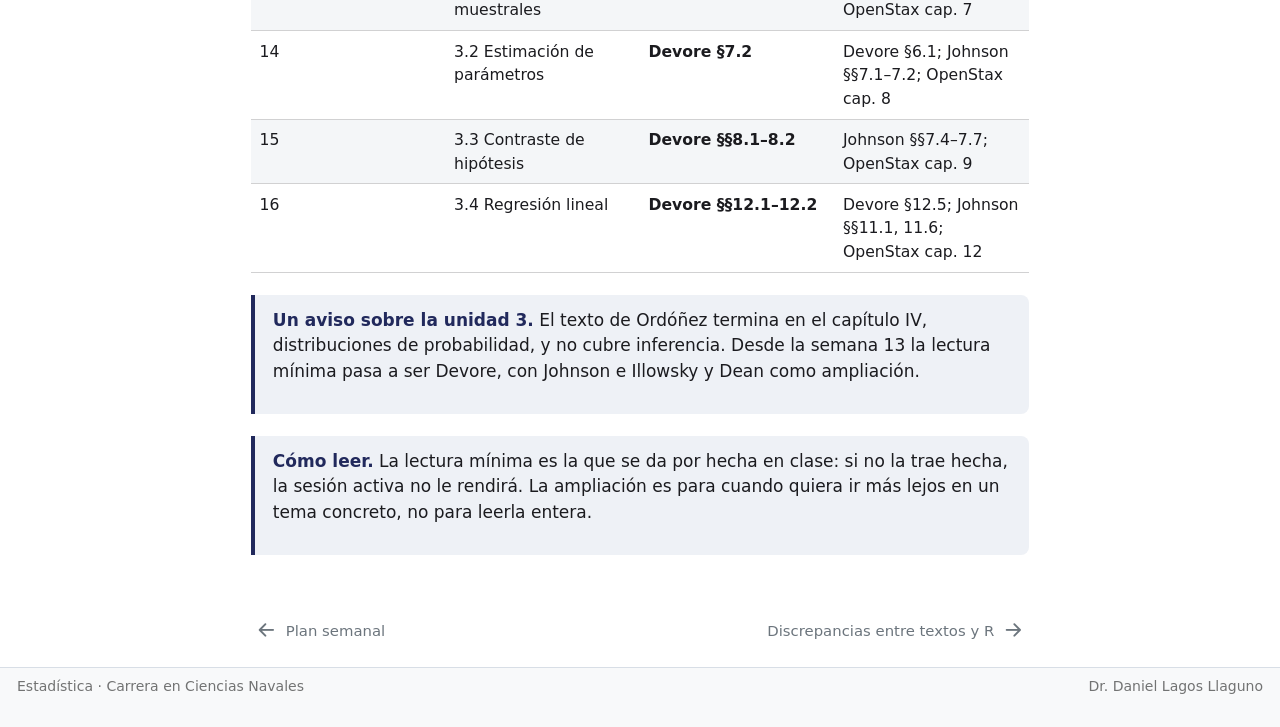
<file: bibliografia.html>
<!DOCTYPE html>
<html xmlns="http://www.w3.org/1999/xhtml" lang="en" xml:lang="en"><head>

<meta charset="utf-8">
<meta name="generator" content="quarto-1.9.38">

<meta name="viewport" content="width=device-width, initial-scale=1.0, user-scalable=yes">


<title>Bibliografía – Estadística para Ciencias Navales</title>
<style>
/* Default styles provided by pandoc.
** See https://pandoc.org/MANUAL.html#variables-for-html for config info.
*/
code{white-space: pre-wrap;}
span.smallcaps{font-variant: small-caps;}
div.columns{display: flex; gap: min(4vw, 1.5em);}
div.column{flex: auto; overflow-x: auto;}
div.hanging-indent{margin-left: 1.5em; text-indent: -1.5em;}
ul.task-list{list-style: none;}
ul.task-list li input[type="checkbox"] {
  width: 0.8em;
  margin: 0 0.8em 0.2em -1em; /* quarto-specific, see https://github.com/quarto-dev/quarto-cli/issues/4556 */ 
  vertical-align: middle;
}
</style>


<script src="site_libs/quarto-nav/quarto-nav.js"></script>
<script src="site_libs/quarto-nav/headroom.min.js"></script>
<script src="site_libs/clipboard/clipboard.min.js"></script>
<script src="site_libs/quarto-search/autocomplete.umd.js"></script>
<script src="site_libs/quarto-search/fuse.min.js"></script>
<script src="site_libs/quarto-search/quarto-search.js"></script>
<meta name="quarto:offset" content="./">
<link href="./discrepancias.html" rel="next">
<link href="./plan.html" rel="prev">
<script src="site_libs/quarto-html/quarto.js" type="module"></script>
<script src="site_libs/quarto-html/tabsets/tabsets.js" type="module"></script>
<script src="site_libs/quarto-html/popper.min.js"></script>
<script src="site_libs/quarto-html/tippy.umd.min.js"></script>
<script src="site_libs/quarto-html/anchor.min.js"></script>
<link href="site_libs/quarto-html/tippy.css" rel="stylesheet">
<link href="site_libs/quarto-html/quarto-syntax-highlighting-15634bcf2e68342d4ad2dfa704d543f6.css" rel="stylesheet" id="quarto-text-highlighting-styles">
<script src="site_libs/bootstrap/bootstrap.min.js"></script>
<link href="site_libs/bootstrap/bootstrap-icons.css" rel="stylesheet">
<link href="site_libs/bootstrap/bootstrap-e107ce07999bdcc513e4528d8371c7a3.min.css" rel="stylesheet" append-hash="true" id="quarto-bootstrap" data-mode="light">
<script src="site_libs/quarto-contrib/live-runtime/live-runtime.js" type="module"></script>
<link href="site_libs/quarto-contrib/live-runtime/live-runtime.css" rel="stylesheet">
<script id="quarto-search-options" type="application/json">{
  "location": "navbar",
  "copy-button": false,
  "collapse-after": 3,
  "panel-placement": "end",
  "type": "overlay",
  "limit": 50,
  "keyboard-shortcut": [
    "f",
    "/",
    "s"
  ],
  "show-item-context": false,
  "language": {
    "search-no-results-text": "No results",
    "search-matching-documents-text": "matching documents",
    "search-copy-link-title": "Copy link to search",
    "search-hide-matches-text": "Hide additional matches",
    "search-more-match-text": "more match in this document",
    "search-more-matches-text": "more matches in this document",
    "search-clear-button-title": "Clear",
    "search-text-placeholder": "",
    "search-detached-cancel-button-title": "Cancel",
    "search-submit-button-title": "Submit",
    "search-label": "Search"
  }
}</script>
<style>html{ scroll-behavior: smooth; }</style>
<script type="module" src="site_libs/quarto-ojs/quarto-ojs-runtime.js"></script>
<link href="site_libs/quarto-ojs/quarto-ojs.css" rel="stylesheet">


</head>

<body class="nav-sidebar docked nav-fixed quarto-light">

<div id="quarto-search-results"></div>
  <header id="quarto-header" class="headroom fixed-top">
    <nav class="navbar navbar-expand-lg " data-bs-theme="dark">
      <div class="navbar-container container-fluid">
      <div class="navbar-brand-container mx-auto">
    <a class="navbar-brand" href="./index.html">
    <span class="navbar-title">Estadística para Ciencias Navales</span>
    </a>
  </div>
            <div id="quarto-search" class="" title="Search"></div>
          <button class="navbar-toggler" type="button" data-bs-toggle="collapse" data-bs-target="#navbarCollapse" aria-controls="navbarCollapse" role="menu" aria-expanded="false" aria-label="Toggle navigation" onclick="if (window.quartoToggleHeadroom) { window.quartoToggleHeadroom(); }">
  <span class="navbar-toggler-icon"></span>
</button>
          <div class="collapse navbar-collapse" id="navbarCollapse">
            <ul class="navbar-nav navbar-nav-scroll me-auto">
  <li class="nav-item">
    <a class="nav-link active" href="./index.html" aria-current="page"> 
<span class="menu-text">Inicio</span></a>
  </li>  
  <li class="nav-item">
    <a class="nav-link" href="./plan.html"> 
<span class="menu-text">Plan semanal</span></a>
  </li>  
</ul>
          </div> <!-- /navcollapse -->
            <div class="quarto-navbar-tools">
  <a href="" class="quarto-reader-toggle quarto-navigation-tool px-1" onclick="window.quartoToggleReader(); return false;" title="Toggle reader mode">
  <div class="quarto-reader-toggle-btn">
  <i class="bi"></i>
  </div>
</a>
</div>
      </div> <!-- /container-fluid -->
    </nav>
  <nav class="quarto-secondary-nav">
    <div class="container-fluid d-flex">
      <button type="button" class="quarto-btn-toggle btn" data-bs-toggle="collapse" role="button" data-bs-target=".quarto-sidebar-collapse-item" aria-controls="quarto-sidebar" aria-expanded="false" aria-label="Toggle sidebar navigation" onclick="if (window.quartoToggleHeadroom) { window.quartoToggleHeadroom(); }">
        <i class="bi bi-layout-text-sidebar-reverse"></i>
      </button>
        <nav class="quarto-page-breadcrumbs" aria-label="breadcrumb"><ol class="breadcrumb"><li class="breadcrumb-item"><a href="./bibliografia.html">Bibliografía</a></li></ol></nav>
        <a class="flex-grow-1" role="navigation" data-bs-toggle="collapse" data-bs-target=".quarto-sidebar-collapse-item" aria-controls="quarto-sidebar" aria-expanded="false" aria-label="Toggle sidebar navigation" onclick="if (window.quartoToggleHeadroom) { window.quartoToggleHeadroom(); }">      
        </a>
    </div>
  </nav>
</header>
<!-- content -->
<div id="quarto-content" class="quarto-container page-columns page-rows-contents page-layout-article page-navbar">
<!-- sidebar -->
  <nav id="quarto-sidebar" class="sidebar collapse collapse-horizontal quarto-sidebar-collapse-item sidebar-navigation docked overflow-auto">
    <div class="sidebar-menu-container"> 
    <ul class="list-unstyled mt-1">
        <li class="sidebar-item">
  <div class="sidebar-item-container"> 
  <a href="./index.html" class="sidebar-item-text sidebar-link">
 <span class="menu-text">Presentación del curso</span></a>
  </div>
</li>
        <li class="sidebar-item">
  <div class="sidebar-item-container"> 
  <a href="./plan.html" class="sidebar-item-text sidebar-link">
 <span class="menu-text">Plan semanal</span></a>
  </div>
</li>
        <li class="sidebar-item">
  <div class="sidebar-item-container"> 
  <a href="./bibliografia.html" class="sidebar-item-text sidebar-link active">
 <span class="menu-text">Bibliografía</span></a>
  </div>
</li>
        <li class="sidebar-item">
  <div class="sidebar-item-container"> 
  <a href="./discrepancias.html" class="sidebar-item-text sidebar-link">
 <span class="menu-text">Discrepancias entre textos y R</span></a>
  </div>
</li>
        <li class="sidebar-item sidebar-item-section">
      <div class="sidebar-item-container"> 
            <a class="sidebar-item-text sidebar-link text-start" data-bs-toggle="collapse" data-bs-target="#quarto-sidebar-section-1" role="navigation" aria-expanded="true">
 <span class="menu-text">UC 1 · Estadística descriptiva y probabilidad</span></a>
          <a class="sidebar-item-toggle text-start" data-bs-toggle="collapse" data-bs-target="#quarto-sidebar-section-1" role="navigation" aria-expanded="true" aria-label="Toggle section">
            <i class="bi bi-chevron-right ms-2"></i>
          </a> 
      </div>
      <ul id="quarto-sidebar-section-1" class="collapse list-unstyled sidebar-section depth1 show">  
          <li class="sidebar-item">
  <div class="sidebar-item-container"> 
  <a href="./unidad-1/tema-1-1.html" class="sidebar-item-text sidebar-link">
 <span class="menu-text">1.1 Introducción a la Estadística</span></a>
  </div>
</li>
          <li class="sidebar-item">
  <div class="sidebar-item-container"> 
  <a href="./unidad-1/tema-1-2.html" class="sidebar-item-text sidebar-link">
 <span class="menu-text">1.2 Muestreo</span></a>
  </div>
</li>
          <li class="sidebar-item">
  <div class="sidebar-item-container"> 
  <a href="./unidad-1/tema-1-3.html" class="sidebar-item-text sidebar-link">
 <span class="menu-text">1.3 Estadística descriptiva</span></a>
  </div>
</li>
          <li class="sidebar-item">
  <div class="sidebar-item-container"> 
  <a href="./unidad-1/tema-1-4.html" class="sidebar-item-text sidebar-link">
 <span class="menu-text">1.4 Conteo y probabilidad</span></a>
  </div>
</li>
      </ul>
  </li>
        <li class="sidebar-item sidebar-item-section">
      <div class="sidebar-item-container"> 
            <a class="sidebar-item-text sidebar-link text-start" data-bs-toggle="collapse" data-bs-target="#quarto-sidebar-section-2" role="navigation" aria-expanded="true">
 <span class="menu-text">UC 2 · Modelos estocásticos</span></a>
          <a class="sidebar-item-toggle text-start" data-bs-toggle="collapse" data-bs-target="#quarto-sidebar-section-2" role="navigation" aria-expanded="true" aria-label="Toggle section">
            <i class="bi bi-chevron-right ms-2"></i>
          </a> 
      </div>
      <ul id="quarto-sidebar-section-2" class="collapse list-unstyled sidebar-section depth1 show">  
          <li class="sidebar-item">
  <div class="sidebar-item-container"> 
  <a href="./unidad-2/tema-2-1.html" class="sidebar-item-text sidebar-link">
 <span class="menu-text">2.1 Variables aleatorias</span></a>
  </div>
</li>
          <li class="sidebar-item">
  <div class="sidebar-item-container"> 
  <a href="./unidad-2/tema-2-2.html" class="sidebar-item-text sidebar-link">
 <span class="menu-text">2.2 Modelos discretos</span></a>
  </div>
</li>
          <li class="sidebar-item">
  <div class="sidebar-item-container"> 
  <a href="./unidad-2/tema-2-3.html" class="sidebar-item-text sidebar-link">
 <span class="menu-text">2.3 Modelos continuos</span></a>
  </div>
</li>
      </ul>
  </li>
        <li class="sidebar-item sidebar-item-section">
      <div class="sidebar-item-container"> 
            <a class="sidebar-item-text sidebar-link text-start" data-bs-toggle="collapse" data-bs-target="#quarto-sidebar-section-3" role="navigation" aria-expanded="true">
 <span class="menu-text">UC 3 · Inferencia y regresión</span></a>
          <a class="sidebar-item-toggle text-start" data-bs-toggle="collapse" data-bs-target="#quarto-sidebar-section-3" role="navigation" aria-expanded="true" aria-label="Toggle section">
            <i class="bi bi-chevron-right ms-2"></i>
          </a> 
      </div>
      <ul id="quarto-sidebar-section-3" class="collapse list-unstyled sidebar-section depth1 show">  
          <li class="sidebar-item">
  <div class="sidebar-item-container"> 
  <a href="./unidad-3/tema-3-1.html" class="sidebar-item-text sidebar-link">
 <span class="menu-text">3.1 Distribuciones muestrales</span></a>
  </div>
</li>
          <li class="sidebar-item">
  <div class="sidebar-item-container"> 
  <a href="./unidad-3/tema-3-2.html" class="sidebar-item-text sidebar-link">
 <span class="menu-text">3.2 Estimación de parámetros</span></a>
  </div>
</li>
          <li class="sidebar-item">
  <div class="sidebar-item-container"> 
  <a href="./unidad-3/tema-3-3.html" class="sidebar-item-text sidebar-link">
 <span class="menu-text">3.3 Contraste de hipótesis</span></a>
  </div>
</li>
          <li class="sidebar-item">
  <div class="sidebar-item-container"> 
  <a href="./unidad-3/tema-3-4.html" class="sidebar-item-text sidebar-link">
 <span class="menu-text">3.4 Regresión lineal</span></a>
  </div>
</li>
      </ul>
  </li>
    </ul>
    </div>
</nav>
<div id="quarto-sidebar-glass" class="quarto-sidebar-collapse-item" data-bs-toggle="collapse" data-bs-target=".quarto-sidebar-collapse-item"></div>
<!-- margin-sidebar -->
    <div id="quarto-margin-sidebar" class="sidebar margin-sidebar">
        <nav id="TOC" role="doc-toc" class="toc-active">
    <h2 id="toc-title">En esta página</h2>
   
  <ul class="collapse">
  <li><a href="#texto-guía" id="toc-texto-guía" class="nav-link active" data-scroll-target="#texto-guía">Texto guía</a></li>
  <li><a href="#textos-complementarios" id="toc-textos-complementarios" class="nav-link" data-scroll-target="#textos-complementarios">Textos complementarios</a></li>
  <li><a href="#obra-citada-por-el-texto-guía" id="toc-obra-citada-por-el-texto-guía" class="nav-link" data-scroll-target="#obra-citada-por-el-texto-guía">Obra citada por el texto guía</a></li>
  <li><a href="#lecturas-por-semana" id="toc-lecturas-por-semana" class="nav-link" data-scroll-target="#lecturas-por-semana">Lecturas por semana</a></li>
  </ul>
</nav>
    </div>
<!-- main -->
<main class="content" id="quarto-document-content">

<header id="title-block-header" class="quarto-title-block default">
<div class="quarto-title">
<h1 class="title">Bibliografía</h1>
<p class="subtitle lead">Textos del curso y su empleo</p>
</div>



<div class="quarto-title-meta">

    
  
    
  </div>
  


</header>


<p>Los tres primeros textos están <strong>disponibles en la carpeta del curso</strong>. El cuarto es de acceso libre en línea. No hay que comprar nada.</p>
<section id="texto-guía" class="level2">
<h2 class="anchored" data-anchor-id="texto-guía">Texto guía</h2>
<section id="estadística-para-la-seguridad-y-defensa" class="level4 tarjeta">
<h4 class="anchored" data-anchor-id="estadística-para-la-seguridad-y-defensa">Estadística para la Seguridad y Defensa</h4>
<p>Ordóñez Moreno, F. M., Rosero Camacho, W. N., &amp; Paredes Calderón, D. M. (2025). <em>Estadística para la Seguridad y Defensa</em> (1.ª ed.). Universidad de las Fuerzas Armadas–ESPE / Academia de Guerra del Ejército. ISBN 978-9942-652-21-8. Disponible para consulta en el repositorio institucional: <a href="https://repositorio.espe.edu.ec" class="uri">https://repositorio.espe.edu.ec</a></p>
<p>Es el texto de referencia de la asignatura y el único escrito para el ámbito de defensa y seguridad. Sus ejemplos son militares y usa R en todos los capítulos, igual que este curso. <strong>Empiece siempre por aquí.</strong></p>
<ul>
<li>Capítulo I — introducción, medición, escalas y muestreo</li>
<li>Capítulo II — estadística descriptiva</li>
<li>Capítulo III — teoría de la probabilidad</li>
<li>Capítulo IV — distribuciones de probabilidad</li>
</ul>
</section>
</section>
<section id="textos-complementarios" class="level2">
<h2 class="anchored" data-anchor-id="textos-complementarios">Textos complementarios</h2>
<section id="probabilidad-y-estadística-para-ingeniería-y-ciencias" class="level4 tarjeta-media">
<h4 class="anchored" data-anchor-id="probabilidad-y-estadística-para-ingeniería-y-ciencias">Probabilidad y estadística para ingeniería y ciencias</h4>
<p>Devore, J. L. (2016). <em>Probabilidad y estadística para ingeniería y ciencias</em> (9.ª ed.; J. León Cárdenas y J. M. Torres Flores, trads.). Cengage Learning.</p>
<p>Más exigente en el desarrollo matemático que el texto guía. Útil cuando una demostración del Ordóñez le sepa a poco, o cuando quiera ver el mismo concepto tratado con más profundidad formal.</p>
<ul>
<li>Cap. 1 «Generalidades y estadística descriptiva» — §1.1 Poblaciones, muestras y procesos (pp.&nbsp;3–13); §1.3 Medidas de ubicación (p.&nbsp;29); §1.4 Medidas de variabilidad (p.&nbsp;36)</li>
<li>Cap. 2 «Probabilidad» — §2.3 Técnicas de conteo (p.&nbsp;66); §2.4 Probabilidad condicional (p.&nbsp;75)</li>
</ul>
</section>
<section id="miller-y-freund.-probabilidad-y-estadística-para-ingenieros" class="level4 tarjeta-media">
<h4 class="anchored" data-anchor-id="miller-y-freund.-probabilidad-y-estadística-para-ingenieros">Miller y Freund. Probabilidad y estadística para ingenieros</h4>
<p>Johnson, R. A. (2012). <em>Probabilidad y estadística para ingenieros</em> (8.ª ed.; V. Campos Olguín, trad.). Pearson Educación. ISBN 978-607-32-0799-7.</p>
<p>El más orientado a la aplicación de los tres impresos: casi todos sus ejemplos vienen de casos reales de ingeniería y control de calidad, que es el vecino más próximo al problema naval.</p>
<ul>
<li>Cap. 5 «Densidades de probabilidad» — §5.2 La distribución normal (p.&nbsp;125); §5.5 La distribución uniforme (p.&nbsp;135)</li>
<li>Cap. 6 «Distribuciones muestrales» — §6.1 Poblaciones y muestras (p.&nbsp;175); §6.2 La distribución muestral de la media (p.&nbsp;179)</li>
<li>Cap. 11 «Análisis de regresión» — §11.1 El método de mínimos cuadrados (p.&nbsp;301); §11.6 Correlación (p.&nbsp;335)</li>
</ul>
</section>
<section id="elementos-de-muestreo" class="level4 tarjeta-media">
<h4 class="anchored" data-anchor-id="elementos-de-muestreo">Elementos de muestreo</h4>
<p>Scheaffer, R. L., Mendenhall, W., III, &amp; Ott, R. L. (2007). <em>Elementos de muestreo</em> (6.ª ed.; I. Sánchez García, trad.). Madrid: Thomson Paraninfo. ISBN 84-9732-493-5. Traducción de <em>Elementary Survey Sampling</em>, 6.ª ed.</p>
<p>El único de la lista dedicado íntegramente al muestreo, y el más práctico: cada capítulo presenta un diseño, resuelve un caso con detalle y ofrece las fórmulas necesarias sin desarrollo teórico. De él proviene el tratamiento del tema 1.2.</p>
<ul>
<li>Cap. 2 «Elementos del problema de muestreo» — §2.4 Fuentes de error en las encuestas (pp.&nbsp;19–31); §2.5 Diseño de un cuestionario (p.&nbsp;31)</li>
<li>Cap. 4 «Muestreo aleatorio simple» — §4.4 Selección del tamaño de muestra (p.&nbsp;95); §4.5 Estimación de una proporción (p.&nbsp;97)</li>
<li>Cap. 5 «Muestreo aleatorio estratificado» — §5.5 Afijación de la muestra (p.&nbsp;137)</li>
<li>Cap. 7 «Muestreo sistemático» y Cap. 8 «Muestreo por conglomerados»</li>
<li>Cap. 12 «Resumen» — §12.2 Comparaciones entre los diseños y métodos</li>
</ul>
</section>
<section id="introducción-a-la-estadística-openstax" class="level4 tarjeta-teal">
<h4 class="anchored" data-anchor-id="introducción-a-la-estadística-openstax">Introducción a la estadística — OpenStax</h4>
<p>Illowsky, B., &amp; Dean, S. (2022). <em>Introducción a la estadística</em>. OpenStax, Rice University. Licencia Creative Commons Attribution 4.0. <a href="https://openstax.org/books/introducci%C3%B3n-estad%C3%ADstica/pages/1-introduccion" class="uri">https://openstax.org/books/introducci%C3%B3n-estad%C3%ADstica/pages/1-introduccion</a></p>
<p>De acceso libre, en línea y en español. Es el más asequible de los cuatro: expone con menor grado de formalización y mayor cantidad de ejemplos. Si tiene dificultades para comprender un concepto con el texto guía, consúltelo aquí.</p>
<ul>
<li>Cap. 1 «Muestreo y datos» — <a href="https://openstax.org/books/introducci%C3%B3n-estad%C3%ADstica/pages/1-introduccion" class="uri">https://openstax.org/books/introducci%C3%B3n-estad%C3%ADstica/pages/1-introduccion</a>
<ul>
<li>§1.3 Frecuencia, tablas de frecuencia y <strong>niveles de medición</strong> — <a href="https://openstax.org/books/introducci%C3%B3n-estad%C3%ADstica/pages/1-3-frecuencia-tablas-de-frecuencia-y-niveles-de-medicion" class="uri">https://openstax.org/books/introducci%C3%B3n-estad%C3%ADstica/pages/1-3-frecuencia-tablas-de-frecuencia-y-niveles-de-medicion</a></li>
</ul></li>
<li>Cap. 2 «Estadística descriptiva» — <a href="https://openstax.org/books/introducci%C3%B3n-estad%C3%ADstica/pages/2-introduccion" class="uri">https://openstax.org/books/introducci%C3%B3n-estad%C3%ADstica/pages/2-introduccion</a></li>
<li>Cap. 3 «Temas de probabilidad» — <a href="https://openstax.org/books/introducci%C3%B3n-estad%C3%ADstica/pages/3-introduccion" class="uri">https://openstax.org/books/introducci%C3%B3n-estad%C3%ADstica/pages/3-introduccion</a></li>
<li>Cap. 4, variables aleatorias discretas — <a href="https://openstax.org/books/introducci%C3%B3n-estad%C3%ADstica/pages/4-introduccion" class="uri">https://openstax.org/books/introducci%C3%B3n-estad%C3%ADstica/pages/4-introduccion</a>
<ul>
<li>§4.2 Media o valor esperado y desviación típica, con la <strong>ley de los grandes números</strong> — <a href="https://openstax.org/books/introducci%C3%B3n-estad%C3%ADstica/pages/4-2-media-o-valor-esperado-y-desviacion-tipica" class="uri">https://openstax.org/books/introducci%C3%B3n-estad%C3%ADstica/pages/4-2-media-o-valor-esperado-y-desviacion-tipica</a></li>
</ul></li>
<li>Cap. 5, variables aleatorias continuas: uniforme y exponencial — <a href="https://openstax.org/books/introducci%C3%B3n-estad%C3%ADstica/pages/5-introduccion" class="uri">https://openstax.org/books/introducci%C3%B3n-estad%C3%ADstica/pages/5-introduccion</a></li>
<li>Cap. 6, la distribución normal y la normal estándar — <a href="https://openstax.org/books/introducci%C3%B3n-estad%C3%ADstica/pages/6-introduccion" class="uri">https://openstax.org/books/introducci%C3%B3n-estad%C3%ADstica/pages/6-introduccion</a></li>
</ul>
<p><span class="ejemplo">Todos los enlaces de esta ficha se abrieron y se comprobaron uno por uno. Los títulos de los capítulos 2 y 3 están tomados del propio libro; los de los capítulos 4 a 6 describen su contenido según los objetivos que cada uno enuncia.</span></p>
</section>
<div class="franja">
<p><strong>Sobre el uso de esta obra.</strong> OpenStax publica el libro bajo licencia Creative Commons Attribution 4.0, que permite consultarlo, redistribuirlo y adaptarlo siempre que se le atribuya. En sus páginas advierte además que el libro no puede emplearse para entrenar modelos de lenguaje ni incorporarse a sistemas de inteligencia artificial generativa sin su permiso.</p>
<p>Este curso lo usa <strong>como lectura de apoyo y lo cita</strong>, que es exactamente lo que la licencia contempla. El contenido de las páginas del curso proviene de los textos de la carpeta, con la fuente indicada en cada apartado.</p>
</div>
</section>
<section id="obra-citada-por-el-texto-guía" class="level2">
<h2 class="anchored" data-anchor-id="obra-citada-por-el-texto-guía">Obra citada por el texto guía</h2>
<section id="estadística-métodos-y-aplicaciones" class="level4 tarjeta">
<h4 class="anchored" data-anchor-id="estadística-métodos-y-aplicaciones">Estadística: métodos y aplicaciones</h4>
<p>Galindo, E. (2011). <em>Estadística: métodos y aplicaciones</em>. Quito: Prociencia Editores. Ejemplar consultado en el Internet Archive: <a href="https://archive.org/details/EstadisticaMetodosYAplicacionesEdwinGalindo" class="uri">https://archive.org/details/EstadisticaMetodosYAplicacionesEdwinGalindo</a></p>
<p>El texto guía cita la edición de <strong>2015</strong> y toma de esta obra el criterio del coeficiente de variación y los coeficientes de asimetría y curtosis. El ejemplar disponible en línea es el de <strong>2011</strong>; no se ha comprobado si el contenido cambia entre ediciones.</p>
<p>No es lectura obligatoria del curso. Se consulta sólo para verificar en su fuente los criterios que el texto guía cita de segunda mano, según se detalla en <a href="./discrepancias.html">Discrepancias entre los textos y R</a>.</p>
<ul>
<li>§1.9.3 Coeficiente de variación</li>
<li>§1.10 Medidas de forma: asimetría y curtosis</li>
</ul>
</section>
</section>
<section id="lecturas-por-semana" class="level2">
<h2 class="anchored" data-anchor-id="lecturas-por-semana">Lecturas por semana</h2>
<div class="tabla-ancha">
<table class="caption-top table">
<colgroup>
<col style="width: 25%">
<col style="width: 25%">
<col style="width: 25%">
<col style="width: 25%">
</colgroup>
<thead>
<tr class="header">
<th>Semana</th>
<th>Tema</th>
<th>Lectura mínima</th>
<th>Ampliación</th>
</tr>
</thead>
<tbody>
<tr class="odd">
<td>1</td>
<td>1.1 Introducción</td>
<td>Ordóñez, cap. I §§1.1–1.4</td>
<td>OpenStax cap. 1; Devore §1.1</td>
</tr>
<tr class="even">
<td>2</td>
<td>1.2.1–1.2.3 Muestreo</td>
<td>Ordóñez, cap. I §§1.5–1.7</td>
<td><strong>Scheaffer §2.4</strong> (fuentes de error); Johnson §6.1</td>
</tr>
<tr class="odd">
<td>3</td>
<td>1.3.1–1.3.2 Tablas y gráficos</td>
<td>Ordóñez, cap. II §§2.1–2.4</td>
<td><strong>Johnson §§2.2–2.3</strong>; OpenStax cap. 2</td>
</tr>
<tr class="even">
<td>4</td>
<td>1.3.3–1.3.4 Centro y dispersión</td>
<td>Ordóñez, cap. II §2.5</td>
<td><strong>Devore §§1.3–1.4</strong>; OpenStax cap. 2</td>
</tr>
<tr class="odd">
<td>5</td>
<td>1.2.4 Tamaño de muestra</td>
<td>Ordóñez, cap. I §1.7</td>
<td><strong>Scheaffer §4.4</strong> (pp.&nbsp;95–97)</td>
</tr>
<tr class="even">
<td>5</td>
<td>1.3.5–1.3.7 Posición y forma</td>
<td>Ordóñez, cap. II §§2.5.1, 2.6–2.7</td>
<td><strong>Johnson §2.6</strong>; <strong>Devore §1.4</strong></td>
</tr>
<tr class="odd">
<td>6</td>
<td>1.4.1–1.4.4 Conteo y probabilidad clásica</td>
<td>Ordóñez, cap. III §§3.1–3.4.4</td>
<td><strong>Devore §2.3</strong>; OpenStax cap. 3</td>
</tr>
<tr class="even">
<td>7</td>
<td>1.4.5–1.4.7 Condicional, total y Bayes</td>
<td>Ordóñez, cap. III §3.4.6</td>
<td><strong>Devore §2.4</strong> (ley de probabilidad total); Johnson cap. 3</td>
</tr>
<tr class="odd">
<td>8</td>
<td>2.1 Variables aleatorias</td>
<td>Ordóñez, cap. IV §4.1</td>
<td><strong>Devore §§3.1–3.3, 4.1</strong>; OpenStax cap. 4</td>
</tr>
<tr class="even">
<td>9–10</td>
<td>2.2 Modelos discretos</td>
<td>Ordóñez, cap. IV §4.2</td>
<td><strong>Devore §§3.4–3.6</strong>; Johnson cap. 4</td>
</tr>
<tr class="odd">
<td>11–12</td>
<td>2.3 Modelos continuos</td>
<td>Ordóñez, cap. IV §4.3</td>
<td><strong>Devore cap. 4</strong>; <strong>Johnson §§5.2, 5.5</strong>; OpenStax caps. 5–6</td>
</tr>
<tr class="even">
<td>13</td>
<td>3.1 Distribuciones muestrales</td>
<td><strong>Devore §5.4</strong></td>
<td>Johnson §§6.1–6.2; OpenStax cap. 7</td>
</tr>
<tr class="odd">
<td>14</td>
<td>3.2 Estimación de parámetros</td>
<td><strong>Devore §7.2</strong></td>
<td>Devore §6.1; Johnson §§7.1–7.2; OpenStax cap. 8</td>
</tr>
<tr class="even">
<td>15</td>
<td>3.3 Contraste de hipótesis</td>
<td><strong>Devore §§8.1–8.2</strong></td>
<td>Johnson §§7.4–7.7; OpenStax cap. 9</td>
</tr>
<tr class="odd">
<td>16</td>
<td>3.4 Regresión lineal</td>
<td><strong>Devore §§12.1–12.2</strong></td>
<td>Devore §12.5; Johnson §§11.1, 11.6; OpenStax cap. 12</td>
</tr>
</tbody>
</table>
</div>
<div class="franja">
<p><strong>Un aviso sobre la unidad 3.</strong> El texto de Ordóñez termina en el capítulo IV, distribuciones de probabilidad, y no cubre inferencia. Desde la semana 13 la lectura mínima pasa a ser Devore, con Johnson e Illowsky y Dean como ampliación.</p>
</div>
<div class="franja">
<p><strong>Cómo leer.</strong> La lectura mínima es la que se da por hecha en clase: si no la trae hecha, la sesión activa no le rendirá. La ampliación es para cuando quiera ir más lejos en un tema concreto, no para leerla entera.</p>
</div>


<script type="ojs-module-contents">
eyJjb250ZW50cyI6W119
</script>
<div id="exercise-loading-indicator" class="exercise-loading-indicator d-none d-flex align-items-center gap-2">
<div id="exercise-loading-status" class="d-flex gap-2">

</div>
<div class="spinner-grow spinner-grow-sm">

</div>
</div>
<script type="vfs-file">
W10=
</script>
</section>

</main> <!-- /main -->
<script type="ojs-module-contents">
eyJjb250ZW50cyI6W119
</script>
<script type="module">
if (window.location.protocol === "file:") { alert("The OJS runtime does not work with file:// URLs. Please use a web server to view this document."); }
window._ojs.paths.runtimeToDoc = "../..";
window._ojs.paths.runtimeToRoot = "../..";
window._ojs.paths.docToRoot = "";
window._ojs.selfContained = false;
window._ojs.runtime.interpretFromScriptTags();
</script>
<script id="quarto-html-after-body" type="application/javascript">
  window.document.addEventListener("DOMContentLoaded", function (event) {
    const icon = "";
    const anchorJS = new window.AnchorJS();
    anchorJS.options = {
      placement: 'right',
      icon: icon
    };
    anchorJS.add('.anchored');
    const isCodeAnnotation = (el) => {
      for (const clz of el.classList) {
        if (clz.startsWith('code-annotation-')) {                     
          return true;
        }
      }
      return false;
    }
    const onCopySuccess = function(e) {
      // button target
      const button = e.trigger;
      // don't keep focus
      button.blur();
      // flash "checked"
      button.classList.add('code-copy-button-checked');
      var currentTitle = button.getAttribute("title");
      button.setAttribute("title", "Copied!");
      let tooltip;
      if (window.bootstrap) {
        button.setAttribute("data-bs-toggle", "tooltip");
        button.setAttribute("data-bs-placement", "left");
        button.setAttribute("data-bs-title", "Copied!");
        tooltip = new bootstrap.Tooltip(button, 
          { trigger: "manual", 
            customClass: "code-copy-button-tooltip",
            offset: [0, -8]});
        tooltip.show();    
      }
      setTimeout(function() {
        if (tooltip) {
          tooltip.hide();
          button.removeAttribute("data-bs-title");
          button.removeAttribute("data-bs-toggle");
          button.removeAttribute("data-bs-placement");
        }
        button.setAttribute("title", currentTitle);
        button.classList.remove('code-copy-button-checked');
      }, 1000);
      // clear code selection
      e.clearSelection();
    }
    const getTextToCopy = function(trigger) {
      const outerScaffold = trigger.parentElement.cloneNode(true);
      const codeEl = outerScaffold.querySelector('code');
      for (const childEl of codeEl.children) {
        if (isCodeAnnotation(childEl)) {
          childEl.remove();
        }
      }
      return codeEl.innerText;
    }
    const clipboard = new window.ClipboardJS('.code-copy-button:not([data-in-quarto-modal])', {
      text: getTextToCopy
    });
    clipboard.on('success', onCopySuccess);
    if (window.document.getElementById('quarto-embedded-source-code-modal')) {
      const clipboardModal = new window.ClipboardJS('.code-copy-button[data-in-quarto-modal]', {
        text: getTextToCopy,
        container: window.document.getElementById('quarto-embedded-source-code-modal')
      });
      clipboardModal.on('success', onCopySuccess);
    }
      var localhostRegex = new RegExp(/^(?:http|https):\/\/localhost\:?[0-9]*\//);
      var mailtoRegex = new RegExp(/^mailto:/);
        var filterRegex = new RegExp("https:\/\/Thc02\.github\.io\/Estadistica\/");
      var isInternal = (href) => {
          return filterRegex.test(href) || localhostRegex.test(href) || mailtoRegex.test(href);
      }
      // Inspect non-navigation links and adorn them if external
     var links = window.document.querySelectorAll('a[href]:not(.nav-link):not(.navbar-brand):not(.toc-action):not(.sidebar-link):not(.sidebar-item-toggle):not(.pagination-link):not(.no-external):not([aria-hidden]):not(.dropdown-item):not(.quarto-navigation-tool):not(.about-link)');
      for (var i=0; i<links.length; i++) {
        const link = links[i];
        if (!isInternal(link.href)) {
          // undo the damage that might have been done by quarto-nav.js in the case of
          // links that we want to consider external
          if (link.dataset.originalHref !== undefined) {
            link.href = link.dataset.originalHref;
          }
            // target, if specified
            link.setAttribute("target", "_blank");
            if (link.getAttribute("rel") === null) {
              link.setAttribute("rel", "noopener");
            }
        }
      }
    function tippyHover(el, contentFn, onTriggerFn, onUntriggerFn) {
      const config = {
        allowHTML: true,
        maxWidth: 500,
        delay: 100,
        arrow: false,
        appendTo: function(el) {
            return el.parentElement;
        },
        interactive: true,
        interactiveBorder: 10,
        theme: 'quarto',
        placement: 'bottom-start',
      };
      if (contentFn) {
        config.content = contentFn;
      }
      if (onTriggerFn) {
        config.onTrigger = onTriggerFn;
      }
      if (onUntriggerFn) {
        config.onUntrigger = onUntriggerFn;
      }
      window.tippy(el, config); 
    }
    const noterefs = window.document.querySelectorAll('a[role="doc-noteref"]');
    for (var i=0; i<noterefs.length; i++) {
      const ref = noterefs[i];
      tippyHover(ref, function() {
        // use id or data attribute instead here
        let href = ref.getAttribute('data-footnote-href') || ref.getAttribute('href');
        try { href = new URL(href).hash; } catch {}
        const id = href.replace(/^#\/?/, "");
        const note = window.document.getElementById(id);
        if (note) {
          return note.innerHTML;
        } else {
          return "";
        }
      });
    }
    const xrefs = window.document.querySelectorAll('a.quarto-xref');
    const processXRef = (id, note) => {
      // Strip column container classes
      const stripColumnClz = (el) => {
        el.classList.remove("page-full", "page-columns");
        if (el.children) {
          for (const child of el.children) {
            stripColumnClz(child);
          }
        }
      }
      stripColumnClz(note)
      if (id === null || id.startsWith('sec-')) {
        // Special case sections, only their first couple elements
        const container = document.createElement("div");
        if (note.children && note.children.length > 2) {
          container.appendChild(note.children[0].cloneNode(true));
          for (let i = 1; i < note.children.length; i++) {
            const child = note.children[i];
            if (child.tagName === "P" && child.innerText === "") {
              continue;
            } else {
              container.appendChild(child.cloneNode(true));
              break;
            }
          }
          if (window.Quarto?.typesetMath) {
            window.Quarto.typesetMath(container);
          }
          return container.innerHTML
        } else {
          if (window.Quarto?.typesetMath) {
            window.Quarto.typesetMath(note);
          }
          return note.innerHTML;
        }
      } else {
        // Remove any anchor links if they are present
        const anchorLink = note.querySelector('a.anchorjs-link');
        if (anchorLink) {
          anchorLink.remove();
        }
        if (window.Quarto?.typesetMath) {
          window.Quarto.typesetMath(note);
        }
        if (note.classList.contains("callout")) {
          return note.outerHTML;
        } else {
          return note.innerHTML;
        }
      }
    }
    for (var i=0; i<xrefs.length; i++) {
      const xref = xrefs[i];
      tippyHover(xref, undefined, function(instance) {
        instance.disable();
        let url = xref.getAttribute('href');
        let hash = undefined; 
        if (url.startsWith('#')) {
          hash = url;
        } else {
          try { hash = new URL(url).hash; } catch {}
        }
        if (hash) {
          const id = hash.replace(/^#\/?/, "");
          const note = window.document.getElementById(id);
          if (note !== null) {
            try {
              const html = processXRef(id, note.cloneNode(true));
              instance.setContent(html);
            } finally {
              instance.enable();
              instance.show();
            }
          } else {
            // See if we can fetch this
            fetch(url.split('#')[0])
            .then(res => res.text())
            .then(html => {
              const parser = new DOMParser();
              const htmlDoc = parser.parseFromString(html, "text/html");
              const note = htmlDoc.getElementById(id);
              if (note !== null) {
                const html = processXRef(id, note);
                instance.setContent(html);
              } 
            }).finally(() => {
              instance.enable();
              instance.show();
            });
          }
        } else {
          // See if we can fetch a full url (with no hash to target)
          // This is a special case and we should probably do some content thinning / targeting
          fetch(url)
          .then(res => res.text())
          .then(html => {
            const parser = new DOMParser();
            const htmlDoc = parser.parseFromString(html, "text/html");
            const note = htmlDoc.querySelector('main.content');
            if (note !== null) {
              // This should only happen for chapter cross references
              // (since there is no id in the URL)
              // remove the first header
              if (note.children.length > 0 && note.children[0].tagName === "HEADER") {
                note.children[0].remove();
              }
              const html = processXRef(null, note);
              instance.setContent(html);
            } 
          }).finally(() => {
            instance.enable();
            instance.show();
          });
        }
      }, function(instance) {
      });
    }
        let selectedAnnoteEl;
        const selectorForAnnotation = ( cell, annotation) => {
          let cellAttr = 'data-code-cell="' + cell + '"';
          let lineAttr = 'data-code-annotation="' +  annotation + '"';
          const selector = 'span[' + cellAttr + '][' + lineAttr + ']';
          return selector;
        }
        const selectCodeLines = (annoteEl) => {
          const doc = window.document;
          const targetCell = annoteEl.getAttribute("data-target-cell");
          const targetAnnotation = annoteEl.getAttribute("data-target-annotation");
          const annoteSpan = window.document.querySelector(selectorForAnnotation(targetCell, targetAnnotation));
          const lines = annoteSpan.getAttribute("data-code-lines").split(",");
          const lineIds = lines.map((line) => {
            return targetCell + "-" + line;
          })
          let top = null;
          let height = null;
          let parent = null;
          if (lineIds.length > 0) {
              //compute the position of the single el (top and bottom and make a div)
              const el = window.document.getElementById(lineIds[0]);
              top = el.offsetTop;
              height = el.offsetHeight;
              parent = el.parentElement.parentElement;
            if (lineIds.length > 1) {
              const lastEl = window.document.getElementById(lineIds[lineIds.length - 1]);
              const bottom = lastEl.offsetTop + lastEl.offsetHeight;
              height = bottom - top;
            }
            if (top !== null && height !== null && parent !== null) {
              // cook up a div (if necessary) and position it 
              let div = window.document.getElementById("code-annotation-line-highlight");
              if (div === null) {
                div = window.document.createElement("div");
                div.setAttribute("id", "code-annotation-line-highlight");
                div.style.position = 'absolute';
                parent.appendChild(div);
              }
              div.style.top = top - 2 + "px";
              div.style.height = height + 4 + "px";
              div.style.left = 0;
              let gutterDiv = window.document.getElementById("code-annotation-line-highlight-gutter");
              if (gutterDiv === null) {
                gutterDiv = window.document.createElement("div");
                gutterDiv.setAttribute("id", "code-annotation-line-highlight-gutter");
                gutterDiv.style.position = 'absolute';
                const codeCell = window.document.getElementById(targetCell);
                const gutter = codeCell.querySelector('.code-annotation-gutter');
                gutter.appendChild(gutterDiv);
              }
              gutterDiv.style.top = top - 2 + "px";
              gutterDiv.style.height = height + 4 + "px";
            }
            selectedAnnoteEl = annoteEl;
          }
        };
        const unselectCodeLines = () => {
          const elementsIds = ["code-annotation-line-highlight", "code-annotation-line-highlight-gutter"];
          elementsIds.forEach((elId) => {
            const div = window.document.getElementById(elId);
            if (div) {
              div.remove();
            }
          });
          selectedAnnoteEl = undefined;
        };
          // Handle positioning of the toggle
      window.addEventListener(
        "resize",
        throttle(() => {
          elRect = undefined;
          if (selectedAnnoteEl) {
            selectCodeLines(selectedAnnoteEl);
          }
        }, 10)
      );
      function throttle(fn, ms) {
      let throttle = false;
      let timer;
        return (...args) => {
          if(!throttle) { // first call gets through
              fn.apply(this, args);
              throttle = true;
          } else { // all the others get throttled
              if(timer) clearTimeout(timer); // cancel #2
              timer = setTimeout(() => {
                fn.apply(this, args);
                timer = throttle = false;
              }, ms);
          }
        };
      }
        // Attach click handler to the DT
        const annoteDls = window.document.querySelectorAll('dt[data-target-cell]');
        for (const annoteDlNode of annoteDls) {
          annoteDlNode.addEventListener('click', (event) => {
            const clickedEl = event.target;
            if (clickedEl !== selectedAnnoteEl) {
              unselectCodeLines();
              const activeEl = window.document.querySelector('dt[data-target-cell].code-annotation-active');
              if (activeEl) {
                activeEl.classList.remove('code-annotation-active');
              }
              selectCodeLines(clickedEl);
              clickedEl.classList.add('code-annotation-active');
            } else {
              // Unselect the line
              unselectCodeLines();
              clickedEl.classList.remove('code-annotation-active');
            }
          });
        }
    const findCites = (el) => {
      const parentEl = el.parentElement;
      if (parentEl) {
        const cites = parentEl.dataset.cites;
        if (cites) {
          return {
            el,
            cites: cites.split(' ')
          };
        } else {
          return findCites(el.parentElement)
        }
      } else {
        return undefined;
      }
    };
    var bibliorefs = window.document.querySelectorAll('a[role="doc-biblioref"]');
    for (var i=0; i<bibliorefs.length; i++) {
      const ref = bibliorefs[i];
      const citeInfo = findCites(ref);
      if (citeInfo) {
        tippyHover(citeInfo.el, function() {
          var popup = window.document.createElement('div');
          citeInfo.cites.forEach(function(cite) {
            var citeDiv = window.document.createElement('div');
            citeDiv.classList.add('hanging-indent');
            citeDiv.classList.add('csl-entry');
            var biblioDiv = window.document.getElementById('ref-' + cite);
            if (biblioDiv) {
              citeDiv.innerHTML = biblioDiv.innerHTML;
            }
            popup.appendChild(citeDiv);
          });
          return popup.innerHTML;
        });
      }
    }
  });
  </script>
<nav class="page-navigation">
  <div class="nav-page nav-page-previous">
      <a href="./plan.html" class="pagination-link" aria-label="Plan semanal">
        <i class="bi bi-arrow-left-short"></i> <span class="nav-page-text">Plan semanal</span>
      </a>          
  </div>
  <div class="nav-page nav-page-next">
      <a href="./discrepancias.html" class="pagination-link" aria-label="Discrepancias entre textos y R">
        <span class="nav-page-text">Discrepancias entre textos y R</span> <i class="bi bi-arrow-right-short"></i>
      </a>
  </div>
</nav>
</div> <!-- /content -->
<footer class="footer">
  <div class="nav-footer">
    <div class="nav-footer-left">
<p>Estadística · Carrera en Ciencias Navales</p>
</div>   
    <div class="nav-footer-center">
      &nbsp;
    </div>
    <div class="nav-footer-right">
<p>Dr.&nbsp;Daniel Lagos Llaguno</p>
</div>
  </div>
</footer>




<script src="site_libs/quarto-html/zenscroll-min.js"></script>
</body></html>
</file>
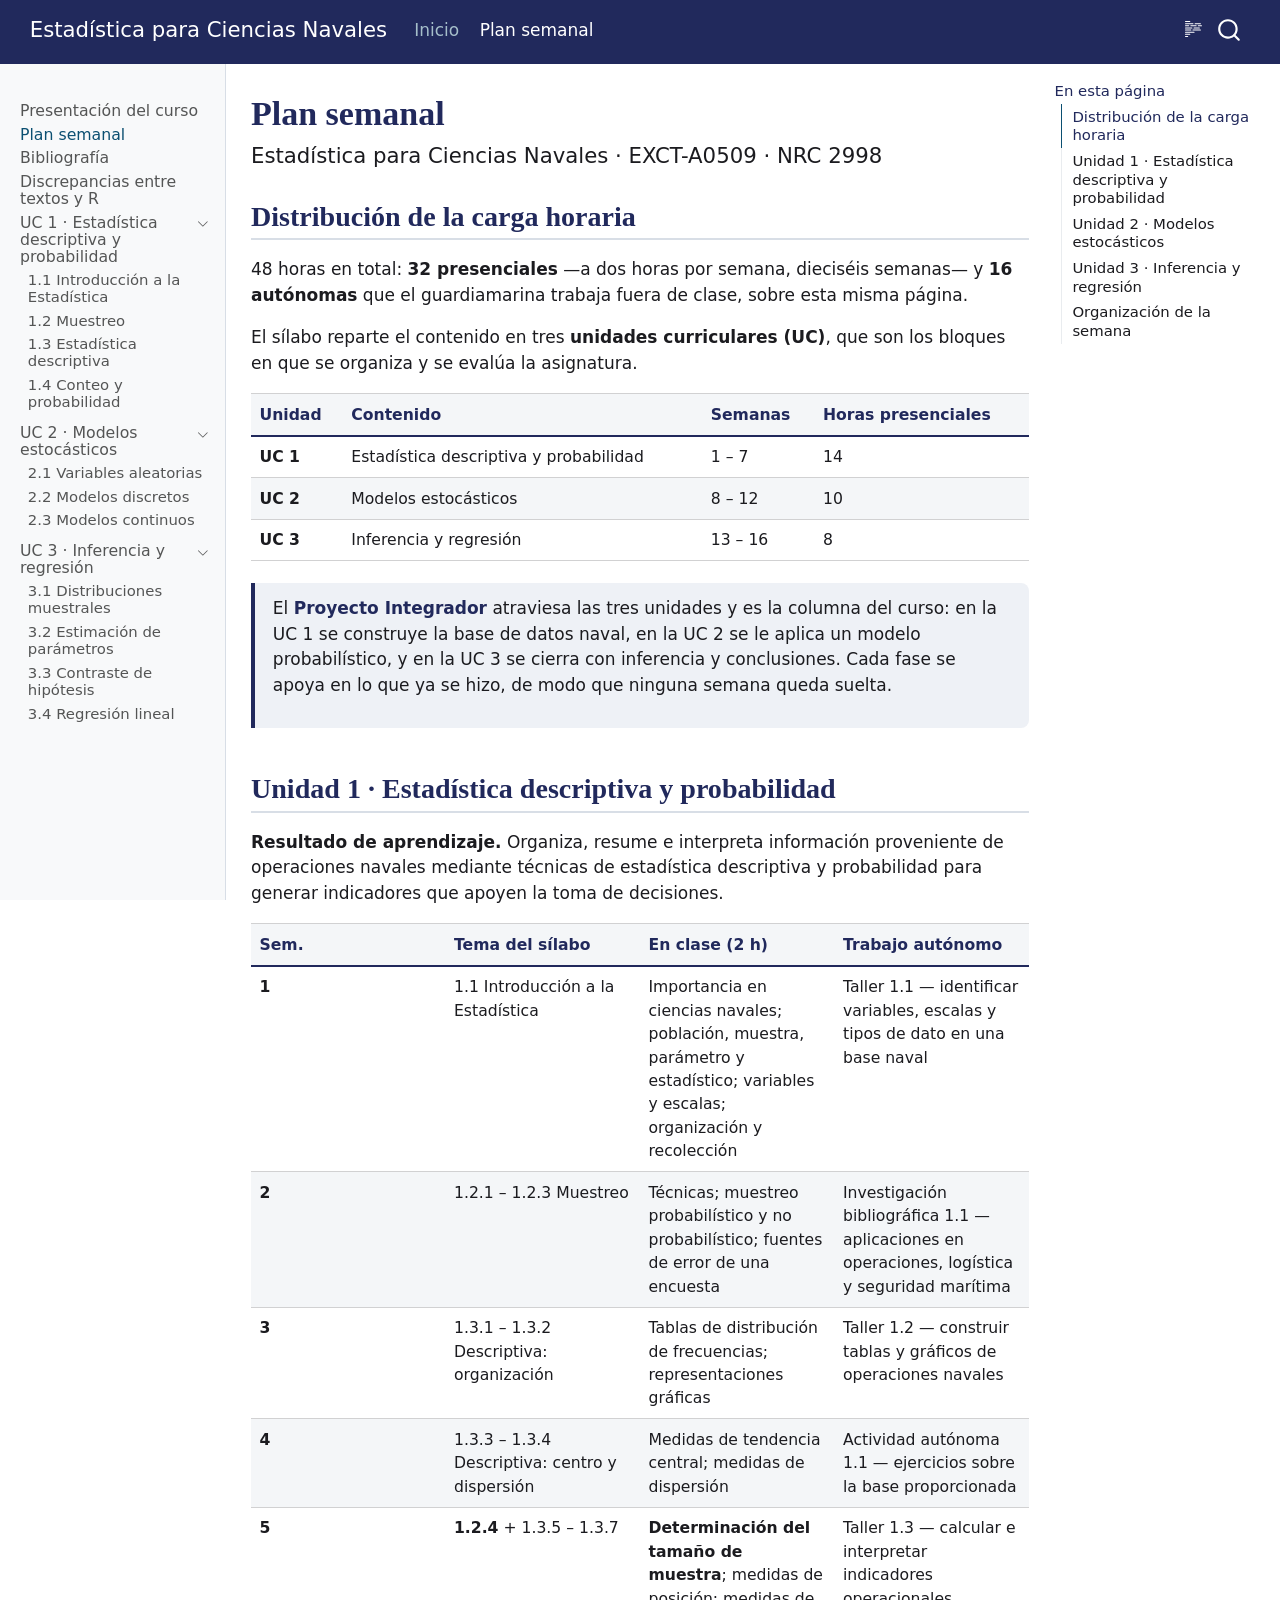
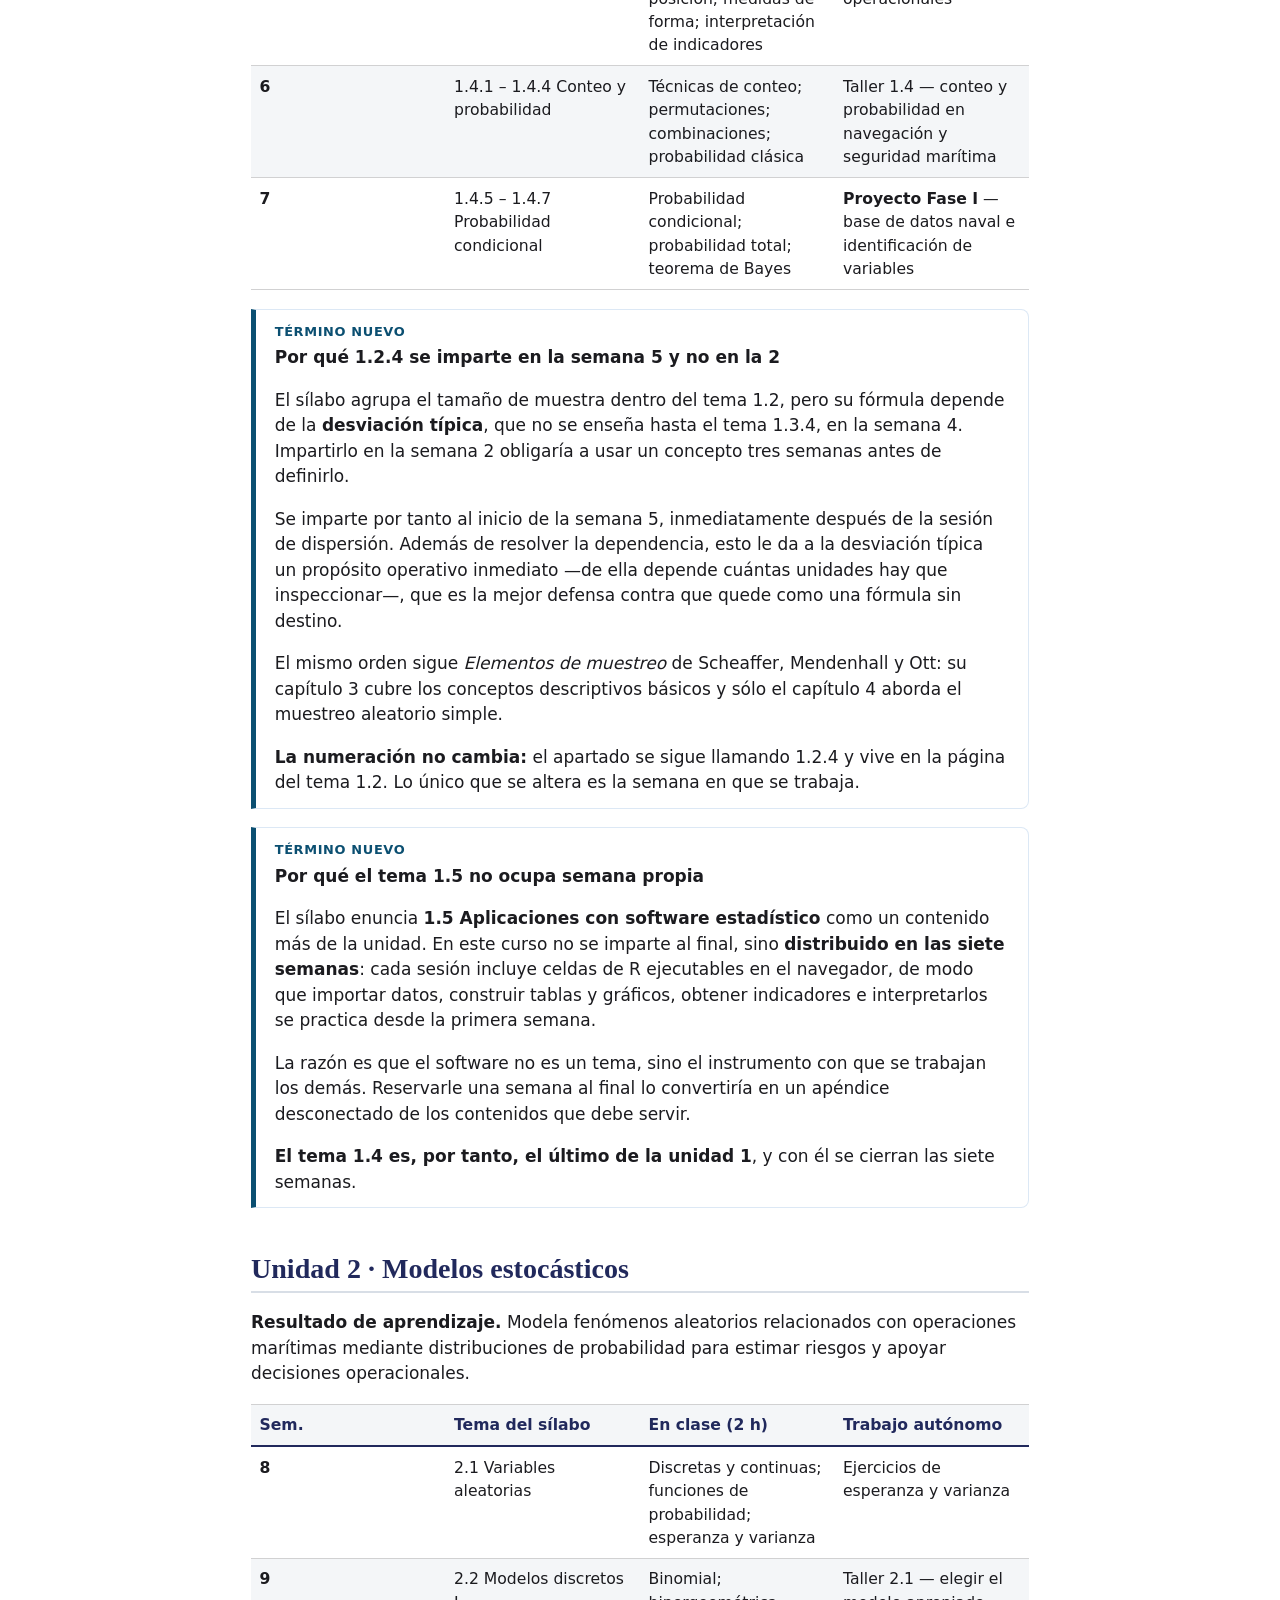
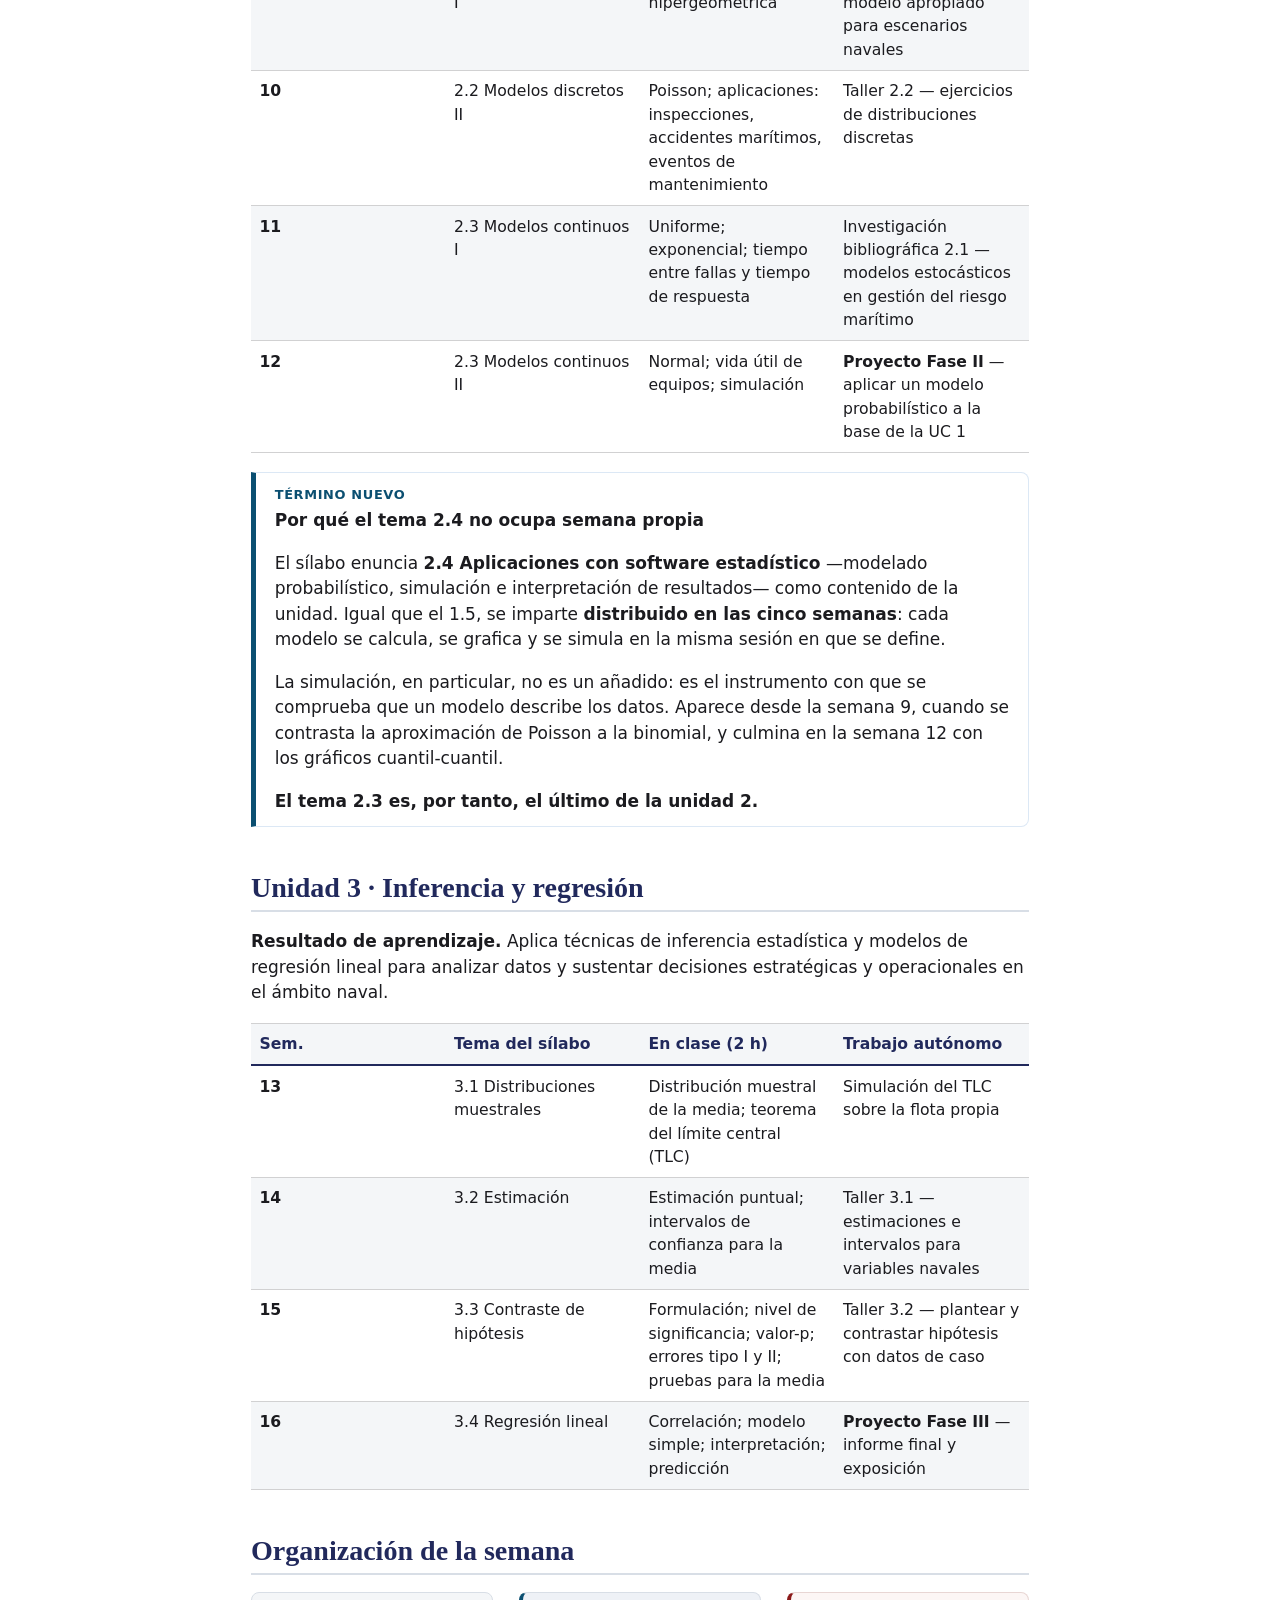
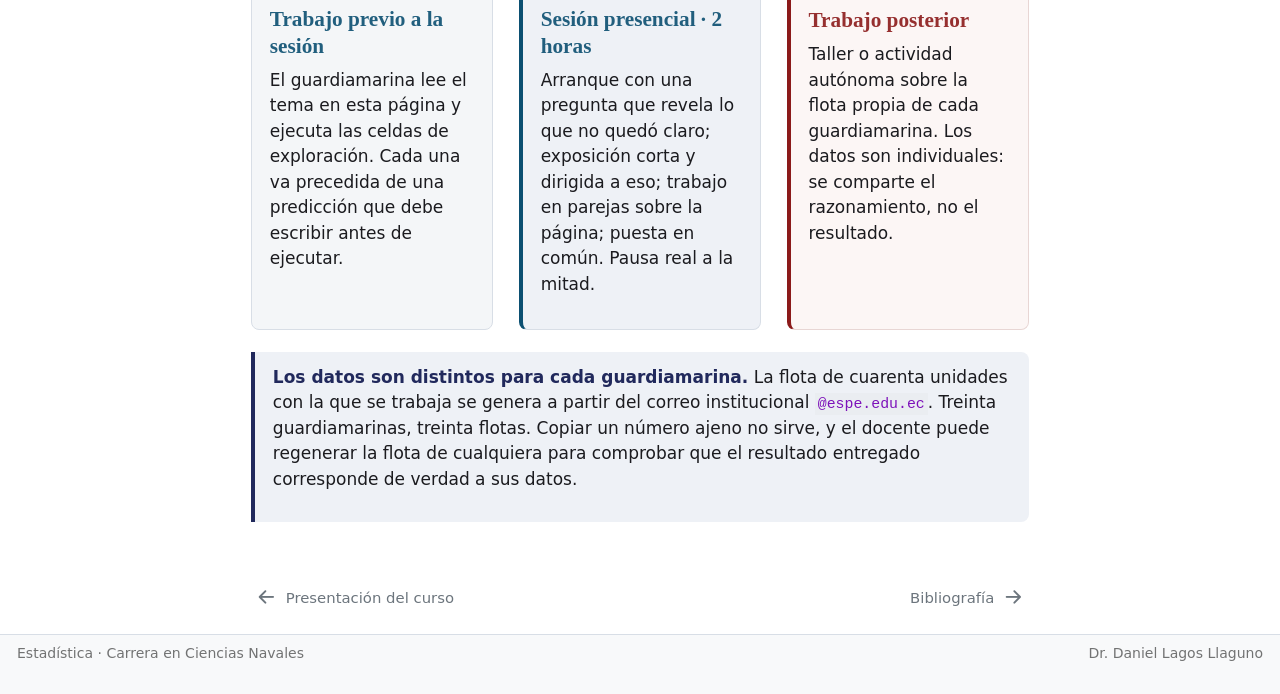
<file: plan.html>
<!DOCTYPE html>
<html xmlns="http://www.w3.org/1999/xhtml" lang="en" xml:lang="en"><head>

<meta charset="utf-8">
<meta name="generator" content="quarto-1.9.38">

<meta name="viewport" content="width=device-width, initial-scale=1.0, user-scalable=yes">


<title>Plan semanal – Estadística para Ciencias Navales</title>
<style>
/* Default styles provided by pandoc.
** See https://pandoc.org/MANUAL.html#variables-for-html for config info.
*/
code{white-space: pre-wrap;}
span.smallcaps{font-variant: small-caps;}
div.columns{display: flex; gap: min(4vw, 1.5em);}
div.column{flex: auto; overflow-x: auto;}
div.hanging-indent{margin-left: 1.5em; text-indent: -1.5em;}
ul.task-list{list-style: none;}
ul.task-list li input[type="checkbox"] {
  width: 0.8em;
  margin: 0 0.8em 0.2em -1em; /* quarto-specific, see https://github.com/quarto-dev/quarto-cli/issues/4556 */ 
  vertical-align: middle;
}
</style>


<script src="site_libs/quarto-nav/quarto-nav.js"></script>
<script src="site_libs/quarto-nav/headroom.min.js"></script>
<script src="site_libs/clipboard/clipboard.min.js"></script>
<script src="site_libs/quarto-search/autocomplete.umd.js"></script>
<script src="site_libs/quarto-search/fuse.min.js"></script>
<script src="site_libs/quarto-search/quarto-search.js"></script>
<meta name="quarto:offset" content="./">
<link href="./bibliografia.html" rel="next">
<link href="./index.html" rel="prev">
<script src="site_libs/quarto-html/quarto.js" type="module"></script>
<script src="site_libs/quarto-html/tabsets/tabsets.js" type="module"></script>
<script src="site_libs/quarto-html/popper.min.js"></script>
<script src="site_libs/quarto-html/tippy.umd.min.js"></script>
<script src="site_libs/quarto-html/anchor.min.js"></script>
<link href="site_libs/quarto-html/tippy.css" rel="stylesheet">
<link href="site_libs/quarto-html/quarto-syntax-highlighting-15634bcf2e68342d4ad2dfa704d543f6.css" rel="stylesheet" id="quarto-text-highlighting-styles">
<script src="site_libs/bootstrap/bootstrap.min.js"></script>
<link href="site_libs/bootstrap/bootstrap-icons.css" rel="stylesheet">
<link href="site_libs/bootstrap/bootstrap-e107ce07999bdcc513e4528d8371c7a3.min.css" rel="stylesheet" append-hash="true" id="quarto-bootstrap" data-mode="light">
<script src="site_libs/quarto-contrib/live-runtime/live-runtime.js" type="module"></script>
<link href="site_libs/quarto-contrib/live-runtime/live-runtime.css" rel="stylesheet">
<script id="quarto-search-options" type="application/json">{
  "location": "navbar",
  "copy-button": false,
  "collapse-after": 3,
  "panel-placement": "end",
  "type": "overlay",
  "limit": 50,
  "keyboard-shortcut": [
    "f",
    "/",
    "s"
  ],
  "show-item-context": false,
  "language": {
    "search-no-results-text": "No results",
    "search-matching-documents-text": "matching documents",
    "search-copy-link-title": "Copy link to search",
    "search-hide-matches-text": "Hide additional matches",
    "search-more-match-text": "more match in this document",
    "search-more-matches-text": "more matches in this document",
    "search-clear-button-title": "Clear",
    "search-text-placeholder": "",
    "search-detached-cancel-button-title": "Cancel",
    "search-submit-button-title": "Submit",
    "search-label": "Search"
  }
}</script>
<style>html{ scroll-behavior: smooth; }</style>
<script type="module" src="site_libs/quarto-ojs/quarto-ojs-runtime.js"></script>
<link href="site_libs/quarto-ojs/quarto-ojs.css" rel="stylesheet">


</head>

<body class="nav-sidebar docked nav-fixed quarto-light">

<div id="quarto-search-results"></div>
  <header id="quarto-header" class="headroom fixed-top">
    <nav class="navbar navbar-expand-lg " data-bs-theme="dark">
      <div class="navbar-container container-fluid">
      <div class="navbar-brand-container mx-auto">
    <a class="navbar-brand" href="./index.html">
    <span class="navbar-title">Estadística para Ciencias Navales</span>
    </a>
  </div>
            <div id="quarto-search" class="" title="Search"></div>
          <button class="navbar-toggler" type="button" data-bs-toggle="collapse" data-bs-target="#navbarCollapse" aria-controls="navbarCollapse" role="menu" aria-expanded="false" aria-label="Toggle navigation" onclick="if (window.quartoToggleHeadroom) { window.quartoToggleHeadroom(); }">
  <span class="navbar-toggler-icon"></span>
</button>
          <div class="collapse navbar-collapse" id="navbarCollapse">
            <ul class="navbar-nav navbar-nav-scroll me-auto">
  <li class="nav-item">
    <a class="nav-link active" href="./index.html" aria-current="page"> 
<span class="menu-text">Inicio</span></a>
  </li>  
  <li class="nav-item">
    <a class="nav-link" href="./plan.html"> 
<span class="menu-text">Plan semanal</span></a>
  </li>  
</ul>
          </div> <!-- /navcollapse -->
            <div class="quarto-navbar-tools">
  <a href="" class="quarto-reader-toggle quarto-navigation-tool px-1" onclick="window.quartoToggleReader(); return false;" title="Toggle reader mode">
  <div class="quarto-reader-toggle-btn">
  <i class="bi"></i>
  </div>
</a>
</div>
      </div> <!-- /container-fluid -->
    </nav>
  <nav class="quarto-secondary-nav">
    <div class="container-fluid d-flex">
      <button type="button" class="quarto-btn-toggle btn" data-bs-toggle="collapse" role="button" data-bs-target=".quarto-sidebar-collapse-item" aria-controls="quarto-sidebar" aria-expanded="false" aria-label="Toggle sidebar navigation" onclick="if (window.quartoToggleHeadroom) { window.quartoToggleHeadroom(); }">
        <i class="bi bi-layout-text-sidebar-reverse"></i>
      </button>
        <nav class="quarto-page-breadcrumbs" aria-label="breadcrumb"><ol class="breadcrumb"><li class="breadcrumb-item"><a href="./plan.html">Plan semanal</a></li></ol></nav>
        <a class="flex-grow-1" role="navigation" data-bs-toggle="collapse" data-bs-target=".quarto-sidebar-collapse-item" aria-controls="quarto-sidebar" aria-expanded="false" aria-label="Toggle sidebar navigation" onclick="if (window.quartoToggleHeadroom) { window.quartoToggleHeadroom(); }">      
        </a>
    </div>
  </nav>
</header>
<!-- content -->
<div id="quarto-content" class="quarto-container page-columns page-rows-contents page-layout-article page-navbar">
<!-- sidebar -->
  <nav id="quarto-sidebar" class="sidebar collapse collapse-horizontal quarto-sidebar-collapse-item sidebar-navigation docked overflow-auto">
    <div class="sidebar-menu-container"> 
    <ul class="list-unstyled mt-1">
        <li class="sidebar-item">
  <div class="sidebar-item-container"> 
  <a href="./index.html" class="sidebar-item-text sidebar-link">
 <span class="menu-text">Presentación del curso</span></a>
  </div>
</li>
        <li class="sidebar-item">
  <div class="sidebar-item-container"> 
  <a href="./plan.html" class="sidebar-item-text sidebar-link active">
 <span class="menu-text">Plan semanal</span></a>
  </div>
</li>
        <li class="sidebar-item">
  <div class="sidebar-item-container"> 
  <a href="./bibliografia.html" class="sidebar-item-text sidebar-link">
 <span class="menu-text">Bibliografía</span></a>
  </div>
</li>
        <li class="sidebar-item">
  <div class="sidebar-item-container"> 
  <a href="./discrepancias.html" class="sidebar-item-text sidebar-link">
 <span class="menu-text">Discrepancias entre textos y R</span></a>
  </div>
</li>
        <li class="sidebar-item sidebar-item-section">
      <div class="sidebar-item-container"> 
            <a class="sidebar-item-text sidebar-link text-start" data-bs-toggle="collapse" data-bs-target="#quarto-sidebar-section-1" role="navigation" aria-expanded="true">
 <span class="menu-text">UC 1 · Estadística descriptiva y probabilidad</span></a>
          <a class="sidebar-item-toggle text-start" data-bs-toggle="collapse" data-bs-target="#quarto-sidebar-section-1" role="navigation" aria-expanded="true" aria-label="Toggle section">
            <i class="bi bi-chevron-right ms-2"></i>
          </a> 
      </div>
      <ul id="quarto-sidebar-section-1" class="collapse list-unstyled sidebar-section depth1 show">  
          <li class="sidebar-item">
  <div class="sidebar-item-container"> 
  <a href="./unidad-1/tema-1-1.html" class="sidebar-item-text sidebar-link">
 <span class="menu-text">1.1 Introducción a la Estadística</span></a>
  </div>
</li>
          <li class="sidebar-item">
  <div class="sidebar-item-container"> 
  <a href="./unidad-1/tema-1-2.html" class="sidebar-item-text sidebar-link">
 <span class="menu-text">1.2 Muestreo</span></a>
  </div>
</li>
          <li class="sidebar-item">
  <div class="sidebar-item-container"> 
  <a href="./unidad-1/tema-1-3.html" class="sidebar-item-text sidebar-link">
 <span class="menu-text">1.3 Estadística descriptiva</span></a>
  </div>
</li>
          <li class="sidebar-item">
  <div class="sidebar-item-container"> 
  <a href="./unidad-1/tema-1-4.html" class="sidebar-item-text sidebar-link">
 <span class="menu-text">1.4 Conteo y probabilidad</span></a>
  </div>
</li>
      </ul>
  </li>
        <li class="sidebar-item sidebar-item-section">
      <div class="sidebar-item-container"> 
            <a class="sidebar-item-text sidebar-link text-start" data-bs-toggle="collapse" data-bs-target="#quarto-sidebar-section-2" role="navigation" aria-expanded="true">
 <span class="menu-text">UC 2 · Modelos estocásticos</span></a>
          <a class="sidebar-item-toggle text-start" data-bs-toggle="collapse" data-bs-target="#quarto-sidebar-section-2" role="navigation" aria-expanded="true" aria-label="Toggle section">
            <i class="bi bi-chevron-right ms-2"></i>
          </a> 
      </div>
      <ul id="quarto-sidebar-section-2" class="collapse list-unstyled sidebar-section depth1 show">  
          <li class="sidebar-item">
  <div class="sidebar-item-container"> 
  <a href="./unidad-2/tema-2-1.html" class="sidebar-item-text sidebar-link">
 <span class="menu-text">2.1 Variables aleatorias</span></a>
  </div>
</li>
          <li class="sidebar-item">
  <div class="sidebar-item-container"> 
  <a href="./unidad-2/tema-2-2.html" class="sidebar-item-text sidebar-link">
 <span class="menu-text">2.2 Modelos discretos</span></a>
  </div>
</li>
          <li class="sidebar-item">
  <div class="sidebar-item-container"> 
  <a href="./unidad-2/tema-2-3.html" class="sidebar-item-text sidebar-link">
 <span class="menu-text">2.3 Modelos continuos</span></a>
  </div>
</li>
      </ul>
  </li>
        <li class="sidebar-item sidebar-item-section">
      <div class="sidebar-item-container"> 
            <a class="sidebar-item-text sidebar-link text-start" data-bs-toggle="collapse" data-bs-target="#quarto-sidebar-section-3" role="navigation" aria-expanded="true">
 <span class="menu-text">UC 3 · Inferencia y regresión</span></a>
          <a class="sidebar-item-toggle text-start" data-bs-toggle="collapse" data-bs-target="#quarto-sidebar-section-3" role="navigation" aria-expanded="true" aria-label="Toggle section">
            <i class="bi bi-chevron-right ms-2"></i>
          </a> 
      </div>
      <ul id="quarto-sidebar-section-3" class="collapse list-unstyled sidebar-section depth1 show">  
          <li class="sidebar-item">
  <div class="sidebar-item-container"> 
  <a href="./unidad-3/tema-3-1.html" class="sidebar-item-text sidebar-link">
 <span class="menu-text">3.1 Distribuciones muestrales</span></a>
  </div>
</li>
          <li class="sidebar-item">
  <div class="sidebar-item-container"> 
  <a href="./unidad-3/tema-3-2.html" class="sidebar-item-text sidebar-link">
 <span class="menu-text">3.2 Estimación de parámetros</span></a>
  </div>
</li>
          <li class="sidebar-item">
  <div class="sidebar-item-container"> 
  <a href="./unidad-3/tema-3-3.html" class="sidebar-item-text sidebar-link">
 <span class="menu-text">3.3 Contraste de hipótesis</span></a>
  </div>
</li>
          <li class="sidebar-item">
  <div class="sidebar-item-container"> 
  <a href="./unidad-3/tema-3-4.html" class="sidebar-item-text sidebar-link">
 <span class="menu-text">3.4 Regresión lineal</span></a>
  </div>
</li>
      </ul>
  </li>
    </ul>
    </div>
</nav>
<div id="quarto-sidebar-glass" class="quarto-sidebar-collapse-item" data-bs-toggle="collapse" data-bs-target=".quarto-sidebar-collapse-item"></div>
<!-- margin-sidebar -->
    <div id="quarto-margin-sidebar" class="sidebar margin-sidebar">
        <nav id="TOC" role="doc-toc" class="toc-active">
    <h2 id="toc-title">En esta página</h2>
   
  <ul class="collapse">
  <li><a href="#distribución-de-la-carga-horaria" id="toc-distribución-de-la-carga-horaria" class="nav-link active" data-scroll-target="#distribución-de-la-carga-horaria">Distribución de la carga horaria</a></li>
  <li><a href="#unidad-1-estadística-descriptiva-y-probabilidad" id="toc-unidad-1-estadística-descriptiva-y-probabilidad" class="nav-link" data-scroll-target="#unidad-1-estadística-descriptiva-y-probabilidad">Unidad 1 · Estadística descriptiva y probabilidad</a></li>
  <li><a href="#unidad-2-modelos-estocásticos" id="toc-unidad-2-modelos-estocásticos" class="nav-link" data-scroll-target="#unidad-2-modelos-estocásticos">Unidad 2 · Modelos estocásticos</a></li>
  <li><a href="#unidad-3-inferencia-y-regresión" id="toc-unidad-3-inferencia-y-regresión" class="nav-link" data-scroll-target="#unidad-3-inferencia-y-regresión">Unidad 3 · Inferencia y regresión</a></li>
  <li><a href="#organización-de-la-semana" id="toc-organización-de-la-semana" class="nav-link" data-scroll-target="#organización-de-la-semana">Organización de la semana</a></li>
  </ul>
</nav>
    </div>
<!-- main -->
<main class="content" id="quarto-document-content">

<header id="title-block-header" class="quarto-title-block default">
<div class="quarto-title">
<h1 class="title">Plan semanal</h1>
<p class="subtitle lead">Estadística para Ciencias Navales · EXCT-A0509 · NRC 2998</p>
</div>



<div class="quarto-title-meta">

    
  
    
  </div>
  


</header>


<section id="distribución-de-la-carga-horaria" class="level2">
<h2 class="anchored" data-anchor-id="distribución-de-la-carga-horaria">Distribución de la carga horaria</h2>
<p>48 horas en total: <strong>32 presenciales</strong> —a dos horas por semana, dieciséis semanas— y <strong>16 autónomas</strong> que el guardiamarina trabaja fuera de clase, sobre esta misma página.</p>
<p>El sílabo reparte el contenido en tres <strong>unidades curriculares (UC)</strong>, que son los bloques en que se organiza y se evalúa la asignatura.</p>
<table class="caption-top table">
<thead>
<tr class="header">
<th>Unidad</th>
<th>Contenido</th>
<th>Semanas</th>
<th>Horas presenciales</th>
</tr>
</thead>
<tbody>
<tr class="odd">
<td><strong>UC 1</strong></td>
<td>Estadística descriptiva y probabilidad</td>
<td>1 – 7</td>
<td>14</td>
</tr>
<tr class="even">
<td><strong>UC 2</strong></td>
<td>Modelos estocásticos</td>
<td>8 – 12</td>
<td>10</td>
</tr>
<tr class="odd">
<td><strong>UC 3</strong></td>
<td>Inferencia y regresión</td>
<td>13 – 16</td>
<td>8</td>
</tr>
</tbody>
</table>
<div class="franja">
<p>El <strong>Proyecto Integrador</strong> atraviesa las tres unidades y es la columna del curso: en la UC 1 se construye la base de datos naval, en la UC 2 se le aplica un modelo probabilístico, y en la UC 3 se cierra con inferencia y conclusiones. Cada fase se apoya en lo que ya se hizo, de modo que ninguna semana queda suelta.</p>
</div>
</section>
<section id="unidad-1-estadística-descriptiva-y-probabilidad" class="level2">
<h2 class="anchored" data-anchor-id="unidad-1-estadística-descriptiva-y-probabilidad">Unidad 1 · Estadística descriptiva y probabilidad</h2>
<p><strong>Resultado de aprendizaje.</strong> Organiza, resume e interpreta información proveniente de operaciones navales mediante técnicas de estadística descriptiva y probabilidad para generar indicadores que apoyen la toma de decisiones.</p>
<table class="caption-top table">
<colgroup>
<col style="width: 25%">
<col style="width: 25%">
<col style="width: 25%">
<col style="width: 25%">
</colgroup>
<thead>
<tr class="header">
<th>Sem.</th>
<th>Tema del sílabo</th>
<th>En clase (2 h)</th>
<th>Trabajo autónomo</th>
</tr>
</thead>
<tbody>
<tr class="odd">
<td><strong>1</strong></td>
<td>1.1 Introducción a la Estadística</td>
<td>Importancia en ciencias navales; población, muestra, parámetro y estadístico; variables y escalas; organización y recolección</td>
<td>Taller 1.1 — identificar variables, escalas y tipos de dato en una base naval</td>
</tr>
<tr class="even">
<td><strong>2</strong></td>
<td>1.2.1 – 1.2.3 Muestreo</td>
<td>Técnicas; muestreo probabilístico y no probabilístico; fuentes de error de una encuesta</td>
<td>Investigación bibliográfica 1.1 — aplicaciones en operaciones, logística y seguridad marítima</td>
</tr>
<tr class="odd">
<td><strong>3</strong></td>
<td>1.3.1 – 1.3.2 Descriptiva: organización</td>
<td>Tablas de distribución de frecuencias; representaciones gráficas</td>
<td>Taller 1.2 — construir tablas y gráficos de operaciones navales</td>
</tr>
<tr class="even">
<td><strong>4</strong></td>
<td>1.3.3 – 1.3.4 Descriptiva: centro y dispersión</td>
<td>Medidas de tendencia central; medidas de dispersión</td>
<td>Actividad autónoma 1.1 — ejercicios sobre la base proporcionada</td>
</tr>
<tr class="odd">
<td><strong>5</strong></td>
<td><strong>1.2.4</strong> + 1.3.5 – 1.3.7</td>
<td><strong>Determinación del tamaño de muestra</strong>; medidas de posición; medidas de forma; interpretación de indicadores</td>
<td>Taller 1.3 — calcular e interpretar indicadores operacionales</td>
</tr>
<tr class="even">
<td><strong>6</strong></td>
<td>1.4.1 – 1.4.4 Conteo y probabilidad</td>
<td>Técnicas de conteo; permutaciones; combinaciones; probabilidad clásica</td>
<td>Taller 1.4 — conteo y probabilidad en navegación y seguridad marítima</td>
</tr>
<tr class="odd">
<td><strong>7</strong></td>
<td>1.4.5 – 1.4.7 Probabilidad condicional</td>
<td>Probabilidad condicional; probabilidad total; teorema de Bayes</td>
<td><strong>Proyecto Fase I</strong> — base de datos naval e identificación de variables</td>
</tr>
</tbody>
</table>
<div class="definicion">
<p><strong>Por qué 1.2.4 se imparte en la semana 5 y no en la 2</strong></p>
<p>El sílabo agrupa el tamaño de muestra dentro del tema 1.2, pero su fórmula depende de la <strong>desviación típica</strong>, que no se enseña hasta el tema 1.3.4, en la semana 4. Impartirlo en la semana 2 obligaría a usar un concepto tres semanas antes de definirlo.</p>
<p>Se imparte por tanto al inicio de la semana 5, inmediatamente después de la sesión de dispersión. Además de resolver la dependencia, esto le da a la desviación típica un propósito operativo inmediato —de ella depende cuántas unidades hay que inspeccionar—, que es la mejor defensa contra que quede como una fórmula sin destino.</p>
<p>El mismo orden sigue <em>Elementos de muestreo</em> de Scheaffer, Mendenhall y Ott: su capítulo 3 cubre los conceptos descriptivos básicos y sólo el capítulo 4 aborda el muestreo aleatorio simple.</p>
<p><strong>La numeración no cambia:</strong> el apartado se sigue llamando 1.2.4 y vive en la página del tema 1.2. Lo único que se altera es la semana en que se trabaja.</p>
</div>
<div class="definicion">
<p><strong>Por qué el tema 1.5 no ocupa semana propia</strong></p>
<p>El sílabo enuncia <strong>1.5 Aplicaciones con software estadístico</strong> como un contenido más de la unidad. En este curso no se imparte al final, sino <strong>distribuido en las siete semanas</strong>: cada sesión incluye celdas de R ejecutables en el navegador, de modo que importar datos, construir tablas y gráficos, obtener indicadores e interpretarlos se practica desde la primera semana.</p>
<p>La razón es que el software no es un tema, sino el instrumento con que se trabajan los demás. Reservarle una semana al final lo convertiría en un apéndice desconectado de los contenidos que debe servir.</p>
<p><strong>El tema 1.4 es, por tanto, el último de la unidad 1</strong>, y con él se cierran las siete semanas.</p>
</div>
</section>
<section id="unidad-2-modelos-estocásticos" class="level2">
<h2 class="anchored" data-anchor-id="unidad-2-modelos-estocásticos">Unidad 2 · Modelos estocásticos</h2>
<p><strong>Resultado de aprendizaje.</strong> Modela fenómenos aleatorios relacionados con operaciones marítimas mediante distribuciones de probabilidad para estimar riesgos y apoyar decisiones operacionales.</p>
<table class="caption-top table">
<colgroup>
<col style="width: 25%">
<col style="width: 25%">
<col style="width: 25%">
<col style="width: 25%">
</colgroup>
<thead>
<tr class="header">
<th>Sem.</th>
<th>Tema del sílabo</th>
<th>En clase (2 h)</th>
<th>Trabajo autónomo</th>
</tr>
</thead>
<tbody>
<tr class="odd">
<td><strong>8</strong></td>
<td>2.1 Variables aleatorias</td>
<td>Discretas y continuas; funciones de probabilidad; esperanza y varianza</td>
<td>Ejercicios de esperanza y varianza</td>
</tr>
<tr class="even">
<td><strong>9</strong></td>
<td>2.2 Modelos discretos I</td>
<td>Binomial; hipergeométrica</td>
<td>Taller 2.1 — elegir el modelo apropiado para escenarios navales</td>
</tr>
<tr class="odd">
<td><strong>10</strong></td>
<td>2.2 Modelos discretos II</td>
<td>Poisson; aplicaciones: inspecciones, accidentes marítimos, eventos de mantenimiento</td>
<td>Taller 2.2 — ejercicios de distribuciones discretas</td>
</tr>
<tr class="even">
<td><strong>11</strong></td>
<td>2.3 Modelos continuos I</td>
<td>Uniforme; exponencial; tiempo entre fallas y tiempo de respuesta</td>
<td>Investigación bibliográfica 2.1 — modelos estocásticos en gestión del riesgo marítimo</td>
</tr>
<tr class="odd">
<td><strong>12</strong></td>
<td>2.3 Modelos continuos II</td>
<td>Normal; vida útil de equipos; simulación</td>
<td><strong>Proyecto Fase II</strong> — aplicar un modelo probabilístico a la base de la UC 1</td>
</tr>
</tbody>
</table>
<div class="definicion">
<p><strong>Por qué el tema 2.4 no ocupa semana propia</strong></p>
<p>El sílabo enuncia <strong>2.4 Aplicaciones con software estadístico</strong> —modelado probabilístico, simulación e interpretación de resultados— como contenido de la unidad. Igual que el 1.5, se imparte <strong>distribuido en las cinco semanas</strong>: cada modelo se calcula, se grafica y se simula en la misma sesión en que se define.</p>
<p>La simulación, en particular, no es un añadido: es el instrumento con que se comprueba que un modelo describe los datos. Aparece desde la semana 9, cuando se contrasta la aproximación de Poisson a la binomial, y culmina en la semana 12 con los gráficos cuantil-cuantil.</p>
<p><strong>El tema 2.3 es, por tanto, el último de la unidad 2.</strong></p>
</div>
</section>
<section id="unidad-3-inferencia-y-regresión" class="level2">
<h2 class="anchored" data-anchor-id="unidad-3-inferencia-y-regresión">Unidad 3 · Inferencia y regresión</h2>
<p><strong>Resultado de aprendizaje.</strong> Aplica técnicas de inferencia estadística y modelos de regresión lineal para analizar datos y sustentar decisiones estratégicas y operacionales en el ámbito naval.</p>
<table class="caption-top table">
<colgroup>
<col style="width: 25%">
<col style="width: 25%">
<col style="width: 25%">
<col style="width: 25%">
</colgroup>
<thead>
<tr class="header">
<th>Sem.</th>
<th>Tema del sílabo</th>
<th>En clase (2 h)</th>
<th>Trabajo autónomo</th>
</tr>
</thead>
<tbody>
<tr class="odd">
<td><strong>13</strong></td>
<td>3.1 Distribuciones muestrales</td>
<td>Distribución muestral de la media; teorema del límite central (TLC)</td>
<td>Simulación del TLC sobre la flota propia</td>
</tr>
<tr class="even">
<td><strong>14</strong></td>
<td>3.2 Estimación</td>
<td>Estimación puntual; intervalos de confianza para la media</td>
<td>Taller 3.1 — estimaciones e intervalos para variables navales</td>
</tr>
<tr class="odd">
<td><strong>15</strong></td>
<td>3.3 Contraste de hipótesis</td>
<td>Formulación; nivel de significancia; valor-p; errores tipo I y II; pruebas para la media</td>
<td>Taller 3.2 — plantear y contrastar hipótesis con datos de caso</td>
</tr>
<tr class="even">
<td><strong>16</strong></td>
<td>3.4 Regresión lineal</td>
<td>Correlación; modelo simple; interpretación; predicción</td>
<td><strong>Proyecto Fase III</strong> — informe final y exposición</td>
</tr>
</tbody>
</table>
</section>
<section id="organización-de-la-semana" class="level2">
<h2 class="anchored" data-anchor-id="organización-de-la-semana">Organización de la semana</h2>
<div class="grid">
<div class="g-col-12 g-col-md-4">
<section id="trabajo-previo-a-la-sesión" class="level4 tarjeta">
<h4 class="anchored" data-anchor-id="trabajo-previo-a-la-sesión">Trabajo previo a la sesión</h4>
<p>El guardiamarina lee el tema en esta página y ejecuta las celdas de exploración. Cada una va precedida de una predicción que debe escribir antes de ejecutar.</p>
</section>
</div>
<div class="g-col-12 g-col-md-4">
<section id="sesión-presencial-2-horas" class="level4 tarjeta-media">
<h4 class="anchored" data-anchor-id="sesión-presencial-2-horas">Sesión presencial · 2 horas</h4>
<p>Arranque con una pregunta que revela lo que no quedó claro; exposición corta y dirigida a eso; trabajo en parejas sobre la página; puesta en común. Pausa real a la mitad.</p>
</section>
</div>
<div class="g-col-12 g-col-md-4">
<section id="trabajo-posterior" class="level4 tarjeta-teal">
<h4 class="anchored" data-anchor-id="trabajo-posterior">Trabajo posterior</h4>
<p>Taller o actividad autónoma sobre la flota propia de cada guardiamarina. Los datos son individuales: se comparte el razonamiento, no el resultado.</p>
</section>
</div>
</div>
<div class="franja">
<p><strong>Los datos son distintos para cada guardiamarina.</strong> La flota de cuarenta unidades con la que se trabaja se genera a partir del correo institucional <code>@espe.edu.ec</code>. Treinta guardiamarinas, treinta flotas. Copiar un número ajeno no sirve, y el docente puede regenerar la flota de cualquiera para comprobar que el resultado entregado corresponde de verdad a sus datos.</p>
</div>


<script type="ojs-module-contents">
eyJjb250ZW50cyI6W119
</script>
<div id="exercise-loading-indicator" class="exercise-loading-indicator d-none d-flex align-items-center gap-2">
<div id="exercise-loading-status" class="d-flex gap-2">

</div>
<div class="spinner-grow spinner-grow-sm">

</div>
</div>
<script type="vfs-file">
W10=
</script>
</section>

</main> <!-- /main -->
<script type="ojs-module-contents">
eyJjb250ZW50cyI6W119
</script>
<script type="module">
if (window.location.protocol === "file:") { alert("The OJS runtime does not work with file:// URLs. Please use a web server to view this document."); }
window._ojs.paths.runtimeToDoc = "../..";
window._ojs.paths.runtimeToRoot = "../..";
window._ojs.paths.docToRoot = "";
window._ojs.selfContained = false;
window._ojs.runtime.interpretFromScriptTags();
</script>
<script id="quarto-html-after-body" type="application/javascript">
  window.document.addEventListener("DOMContentLoaded", function (event) {
    const icon = "";
    const anchorJS = new window.AnchorJS();
    anchorJS.options = {
      placement: 'right',
      icon: icon
    };
    anchorJS.add('.anchored');
    const isCodeAnnotation = (el) => {
      for (const clz of el.classList) {
        if (clz.startsWith('code-annotation-')) {                     
          return true;
        }
      }
      return false;
    }
    const onCopySuccess = function(e) {
      // button target
      const button = e.trigger;
      // don't keep focus
      button.blur();
      // flash "checked"
      button.classList.add('code-copy-button-checked');
      var currentTitle = button.getAttribute("title");
      button.setAttribute("title", "Copied!");
      let tooltip;
      if (window.bootstrap) {
        button.setAttribute("data-bs-toggle", "tooltip");
        button.setAttribute("data-bs-placement", "left");
        button.setAttribute("data-bs-title", "Copied!");
        tooltip = new bootstrap.Tooltip(button, 
          { trigger: "manual", 
            customClass: "code-copy-button-tooltip",
            offset: [0, -8]});
        tooltip.show();    
      }
      setTimeout(function() {
        if (tooltip) {
          tooltip.hide();
          button.removeAttribute("data-bs-title");
          button.removeAttribute("data-bs-toggle");
          button.removeAttribute("data-bs-placement");
        }
        button.setAttribute("title", currentTitle);
        button.classList.remove('code-copy-button-checked');
      }, 1000);
      // clear code selection
      e.clearSelection();
    }
    const getTextToCopy = function(trigger) {
      const outerScaffold = trigger.parentElement.cloneNode(true);
      const codeEl = outerScaffold.querySelector('code');
      for (const childEl of codeEl.children) {
        if (isCodeAnnotation(childEl)) {
          childEl.remove();
        }
      }
      return codeEl.innerText;
    }
    const clipboard = new window.ClipboardJS('.code-copy-button:not([data-in-quarto-modal])', {
      text: getTextToCopy
    });
    clipboard.on('success', onCopySuccess);
    if (window.document.getElementById('quarto-embedded-source-code-modal')) {
      const clipboardModal = new window.ClipboardJS('.code-copy-button[data-in-quarto-modal]', {
        text: getTextToCopy,
        container: window.document.getElementById('quarto-embedded-source-code-modal')
      });
      clipboardModal.on('success', onCopySuccess);
    }
      var localhostRegex = new RegExp(/^(?:http|https):\/\/localhost\:?[0-9]*\//);
      var mailtoRegex = new RegExp(/^mailto:/);
        var filterRegex = new RegExp("https:\/\/Thc02\.github\.io\/Estadistica\/");
      var isInternal = (href) => {
          return filterRegex.test(href) || localhostRegex.test(href) || mailtoRegex.test(href);
      }
      // Inspect non-navigation links and adorn them if external
     var links = window.document.querySelectorAll('a[href]:not(.nav-link):not(.navbar-brand):not(.toc-action):not(.sidebar-link):not(.sidebar-item-toggle):not(.pagination-link):not(.no-external):not([aria-hidden]):not(.dropdown-item):not(.quarto-navigation-tool):not(.about-link)');
      for (var i=0; i<links.length; i++) {
        const link = links[i];
        if (!isInternal(link.href)) {
          // undo the damage that might have been done by quarto-nav.js in the case of
          // links that we want to consider external
          if (link.dataset.originalHref !== undefined) {
            link.href = link.dataset.originalHref;
          }
            // target, if specified
            link.setAttribute("target", "_blank");
            if (link.getAttribute("rel") === null) {
              link.setAttribute("rel", "noopener");
            }
        }
      }
    function tippyHover(el, contentFn, onTriggerFn, onUntriggerFn) {
      const config = {
        allowHTML: true,
        maxWidth: 500,
        delay: 100,
        arrow: false,
        appendTo: function(el) {
            return el.parentElement;
        },
        interactive: true,
        interactiveBorder: 10,
        theme: 'quarto',
        placement: 'bottom-start',
      };
      if (contentFn) {
        config.content = contentFn;
      }
      if (onTriggerFn) {
        config.onTrigger = onTriggerFn;
      }
      if (onUntriggerFn) {
        config.onUntrigger = onUntriggerFn;
      }
      window.tippy(el, config); 
    }
    const noterefs = window.document.querySelectorAll('a[role="doc-noteref"]');
    for (var i=0; i<noterefs.length; i++) {
      const ref = noterefs[i];
      tippyHover(ref, function() {
        // use id or data attribute instead here
        let href = ref.getAttribute('data-footnote-href') || ref.getAttribute('href');
        try { href = new URL(href).hash; } catch {}
        const id = href.replace(/^#\/?/, "");
        const note = window.document.getElementById(id);
        if (note) {
          return note.innerHTML;
        } else {
          return "";
        }
      });
    }
    const xrefs = window.document.querySelectorAll('a.quarto-xref');
    const processXRef = (id, note) => {
      // Strip column container classes
      const stripColumnClz = (el) => {
        el.classList.remove("page-full", "page-columns");
        if (el.children) {
          for (const child of el.children) {
            stripColumnClz(child);
          }
        }
      }
      stripColumnClz(note)
      if (id === null || id.startsWith('sec-')) {
        // Special case sections, only their first couple elements
        const container = document.createElement("div");
        if (note.children && note.children.length > 2) {
          container.appendChild(note.children[0].cloneNode(true));
          for (let i = 1; i < note.children.length; i++) {
            const child = note.children[i];
            if (child.tagName === "P" && child.innerText === "") {
              continue;
            } else {
              container.appendChild(child.cloneNode(true));
              break;
            }
          }
          if (window.Quarto?.typesetMath) {
            window.Quarto.typesetMath(container);
          }
          return container.innerHTML
        } else {
          if (window.Quarto?.typesetMath) {
            window.Quarto.typesetMath(note);
          }
          return note.innerHTML;
        }
      } else {
        // Remove any anchor links if they are present
        const anchorLink = note.querySelector('a.anchorjs-link');
        if (anchorLink) {
          anchorLink.remove();
        }
        if (window.Quarto?.typesetMath) {
          window.Quarto.typesetMath(note);
        }
        if (note.classList.contains("callout")) {
          return note.outerHTML;
        } else {
          return note.innerHTML;
        }
      }
    }
    for (var i=0; i<xrefs.length; i++) {
      const xref = xrefs[i];
      tippyHover(xref, undefined, function(instance) {
        instance.disable();
        let url = xref.getAttribute('href');
        let hash = undefined; 
        if (url.startsWith('#')) {
          hash = url;
        } else {
          try { hash = new URL(url).hash; } catch {}
        }
        if (hash) {
          const id = hash.replace(/^#\/?/, "");
          const note = window.document.getElementById(id);
          if (note !== null) {
            try {
              const html = processXRef(id, note.cloneNode(true));
              instance.setContent(html);
            } finally {
              instance.enable();
              instance.show();
            }
          } else {
            // See if we can fetch this
            fetch(url.split('#')[0])
            .then(res => res.text())
            .then(html => {
              const parser = new DOMParser();
              const htmlDoc = parser.parseFromString(html, "text/html");
              const note = htmlDoc.getElementById(id);
              if (note !== null) {
                const html = processXRef(id, note);
                instance.setContent(html);
              } 
            }).finally(() => {
              instance.enable();
              instance.show();
            });
          }
        } else {
          // See if we can fetch a full url (with no hash to target)
          // This is a special case and we should probably do some content thinning / targeting
          fetch(url)
          .then(res => res.text())
          .then(html => {
            const parser = new DOMParser();
            const htmlDoc = parser.parseFromString(html, "text/html");
            const note = htmlDoc.querySelector('main.content');
            if (note !== null) {
              // This should only happen for chapter cross references
              // (since there is no id in the URL)
              // remove the first header
              if (note.children.length > 0 && note.children[0].tagName === "HEADER") {
                note.children[0].remove();
              }
              const html = processXRef(null, note);
              instance.setContent(html);
            } 
          }).finally(() => {
            instance.enable();
            instance.show();
          });
        }
      }, function(instance) {
      });
    }
        let selectedAnnoteEl;
        const selectorForAnnotation = ( cell, annotation) => {
          let cellAttr = 'data-code-cell="' + cell + '"';
          let lineAttr = 'data-code-annotation="' +  annotation + '"';
          const selector = 'span[' + cellAttr + '][' + lineAttr + ']';
          return selector;
        }
        const selectCodeLines = (annoteEl) => {
          const doc = window.document;
          const targetCell = annoteEl.getAttribute("data-target-cell");
          const targetAnnotation = annoteEl.getAttribute("data-target-annotation");
          const annoteSpan = window.document.querySelector(selectorForAnnotation(targetCell, targetAnnotation));
          const lines = annoteSpan.getAttribute("data-code-lines").split(",");
          const lineIds = lines.map((line) => {
            return targetCell + "-" + line;
          })
          let top = null;
          let height = null;
          let parent = null;
          if (lineIds.length > 0) {
              //compute the position of the single el (top and bottom and make a div)
              const el = window.document.getElementById(lineIds[0]);
              top = el.offsetTop;
              height = el.offsetHeight;
              parent = el.parentElement.parentElement;
            if (lineIds.length > 1) {
              const lastEl = window.document.getElementById(lineIds[lineIds.length - 1]);
              const bottom = lastEl.offsetTop + lastEl.offsetHeight;
              height = bottom - top;
            }
            if (top !== null && height !== null && parent !== null) {
              // cook up a div (if necessary) and position it 
              let div = window.document.getElementById("code-annotation-line-highlight");
              if (div === null) {
                div = window.document.createElement("div");
                div.setAttribute("id", "code-annotation-line-highlight");
                div.style.position = 'absolute';
                parent.appendChild(div);
              }
              div.style.top = top - 2 + "px";
              div.style.height = height + 4 + "px";
              div.style.left = 0;
              let gutterDiv = window.document.getElementById("code-annotation-line-highlight-gutter");
              if (gutterDiv === null) {
                gutterDiv = window.document.createElement("div");
                gutterDiv.setAttribute("id", "code-annotation-line-highlight-gutter");
                gutterDiv.style.position = 'absolute';
                const codeCell = window.document.getElementById(targetCell);
                const gutter = codeCell.querySelector('.code-annotation-gutter');
                gutter.appendChild(gutterDiv);
              }
              gutterDiv.style.top = top - 2 + "px";
              gutterDiv.style.height = height + 4 + "px";
            }
            selectedAnnoteEl = annoteEl;
          }
        };
        const unselectCodeLines = () => {
          const elementsIds = ["code-annotation-line-highlight", "code-annotation-line-highlight-gutter"];
          elementsIds.forEach((elId) => {
            const div = window.document.getElementById(elId);
            if (div) {
              div.remove();
            }
          });
          selectedAnnoteEl = undefined;
        };
          // Handle positioning of the toggle
      window.addEventListener(
        "resize",
        throttle(() => {
          elRect = undefined;
          if (selectedAnnoteEl) {
            selectCodeLines(selectedAnnoteEl);
          }
        }, 10)
      );
      function throttle(fn, ms) {
      let throttle = false;
      let timer;
        return (...args) => {
          if(!throttle) { // first call gets through
              fn.apply(this, args);
              throttle = true;
          } else { // all the others get throttled
              if(timer) clearTimeout(timer); // cancel #2
              timer = setTimeout(() => {
                fn.apply(this, args);
                timer = throttle = false;
              }, ms);
          }
        };
      }
        // Attach click handler to the DT
        const annoteDls = window.document.querySelectorAll('dt[data-target-cell]');
        for (const annoteDlNode of annoteDls) {
          annoteDlNode.addEventListener('click', (event) => {
            const clickedEl = event.target;
            if (clickedEl !== selectedAnnoteEl) {
              unselectCodeLines();
              const activeEl = window.document.querySelector('dt[data-target-cell].code-annotation-active');
              if (activeEl) {
                activeEl.classList.remove('code-annotation-active');
              }
              selectCodeLines(clickedEl);
              clickedEl.classList.add('code-annotation-active');
            } else {
              // Unselect the line
              unselectCodeLines();
              clickedEl.classList.remove('code-annotation-active');
            }
          });
        }
    const findCites = (el) => {
      const parentEl = el.parentElement;
      if (parentEl) {
        const cites = parentEl.dataset.cites;
        if (cites) {
          return {
            el,
            cites: cites.split(' ')
          };
        } else {
          return findCites(el.parentElement)
        }
      } else {
        return undefined;
      }
    };
    var bibliorefs = window.document.querySelectorAll('a[role="doc-biblioref"]');
    for (var i=0; i<bibliorefs.length; i++) {
      const ref = bibliorefs[i];
      const citeInfo = findCites(ref);
      if (citeInfo) {
        tippyHover(citeInfo.el, function() {
          var popup = window.document.createElement('div');
          citeInfo.cites.forEach(function(cite) {
            var citeDiv = window.document.createElement('div');
            citeDiv.classList.add('hanging-indent');
            citeDiv.classList.add('csl-entry');
            var biblioDiv = window.document.getElementById('ref-' + cite);
            if (biblioDiv) {
              citeDiv.innerHTML = biblioDiv.innerHTML;
            }
            popup.appendChild(citeDiv);
          });
          return popup.innerHTML;
        });
      }
    }
  });
  </script>
<nav class="page-navigation">
  <div class="nav-page nav-page-previous">
      <a href="./index.html" class="pagination-link" aria-label="Presentación del curso">
        <i class="bi bi-arrow-left-short"></i> <span class="nav-page-text">Presentación del curso</span>
      </a>          
  </div>
  <div class="nav-page nav-page-next">
      <a href="./bibliografia.html" class="pagination-link" aria-label="Bibliografía">
        <span class="nav-page-text">Bibliografía</span> <i class="bi bi-arrow-right-short"></i>
      </a>
  </div>
</nav>
</div> <!-- /content -->
<footer class="footer">
  <div class="nav-footer">
    <div class="nav-footer-left">
<p>Estadística · Carrera en Ciencias Navales</p>
</div>   
    <div class="nav-footer-center">
      &nbsp;
    </div>
    <div class="nav-footer-right">
<p>Dr.&nbsp;Daniel Lagos Llaguno</p>
</div>
  </div>
</footer>




<script src="site_libs/quarto-html/zenscroll-min.js"></script>
</body></html>
</file>
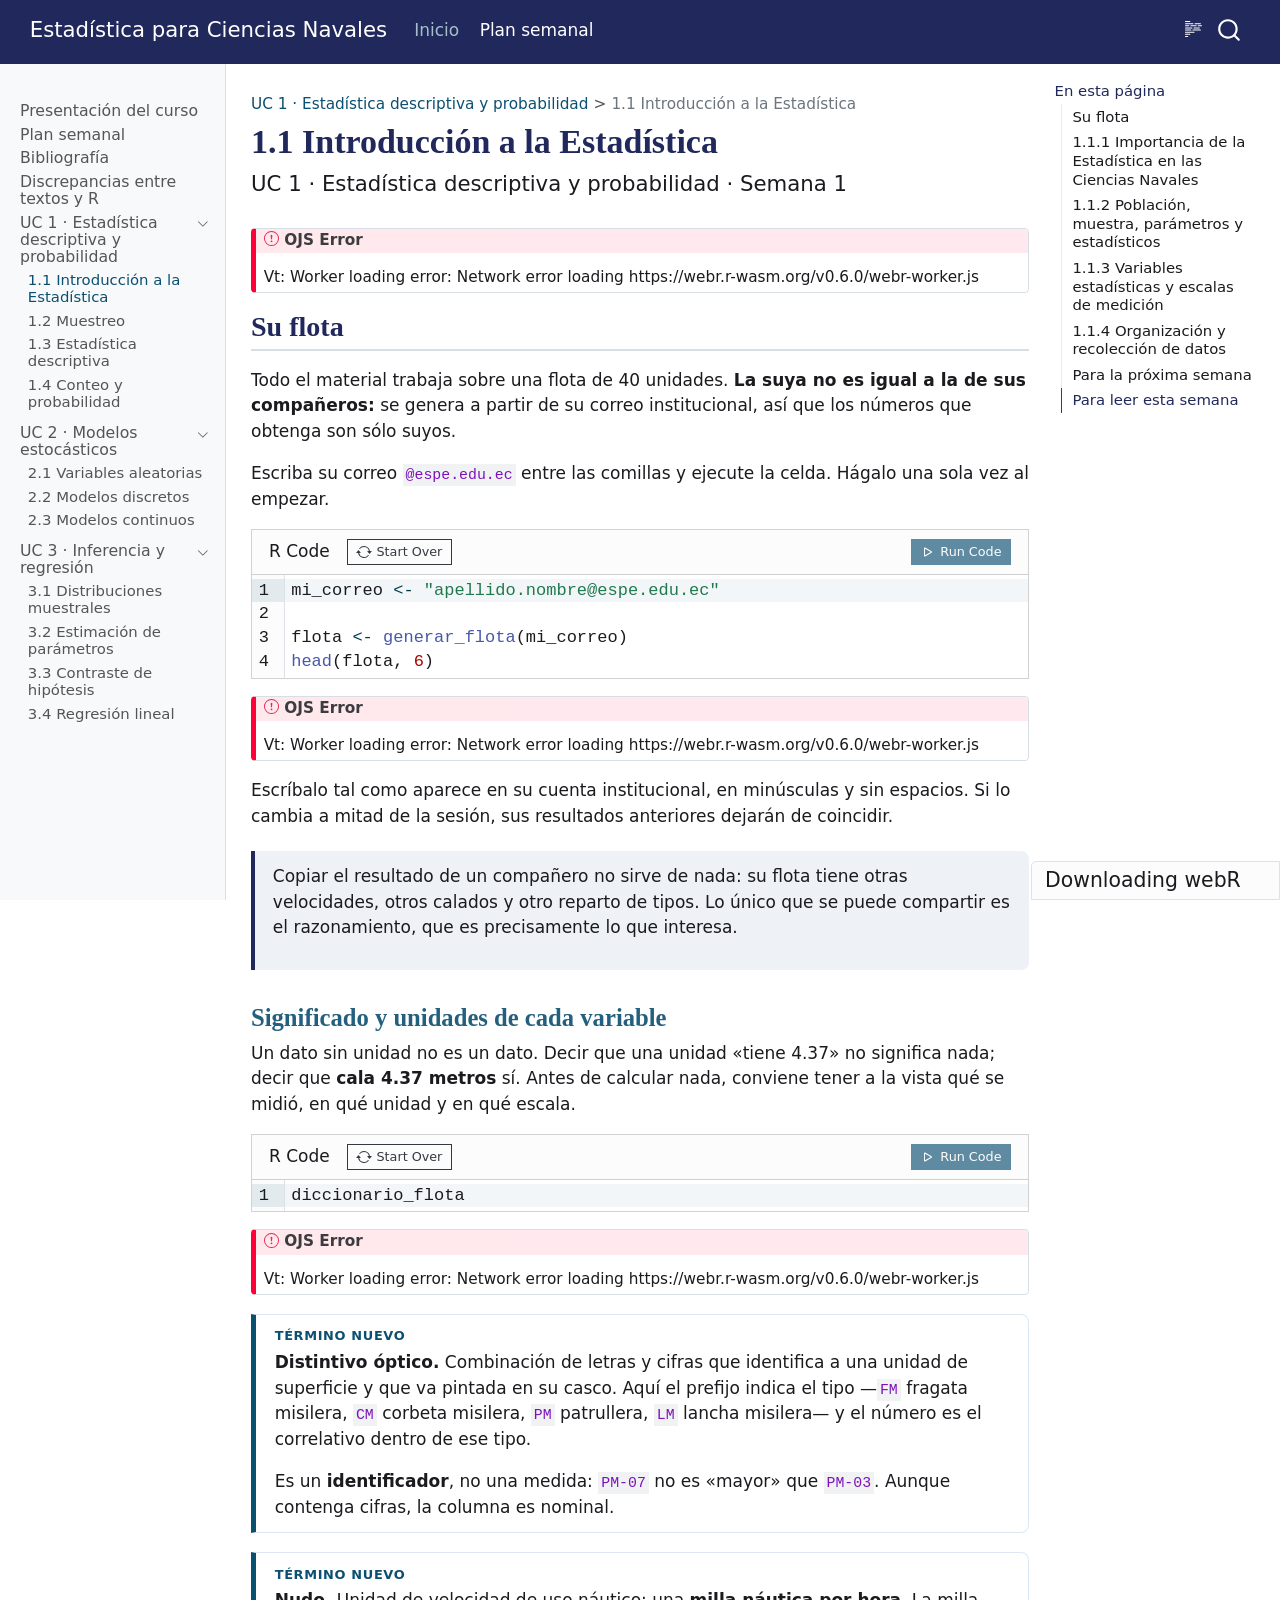
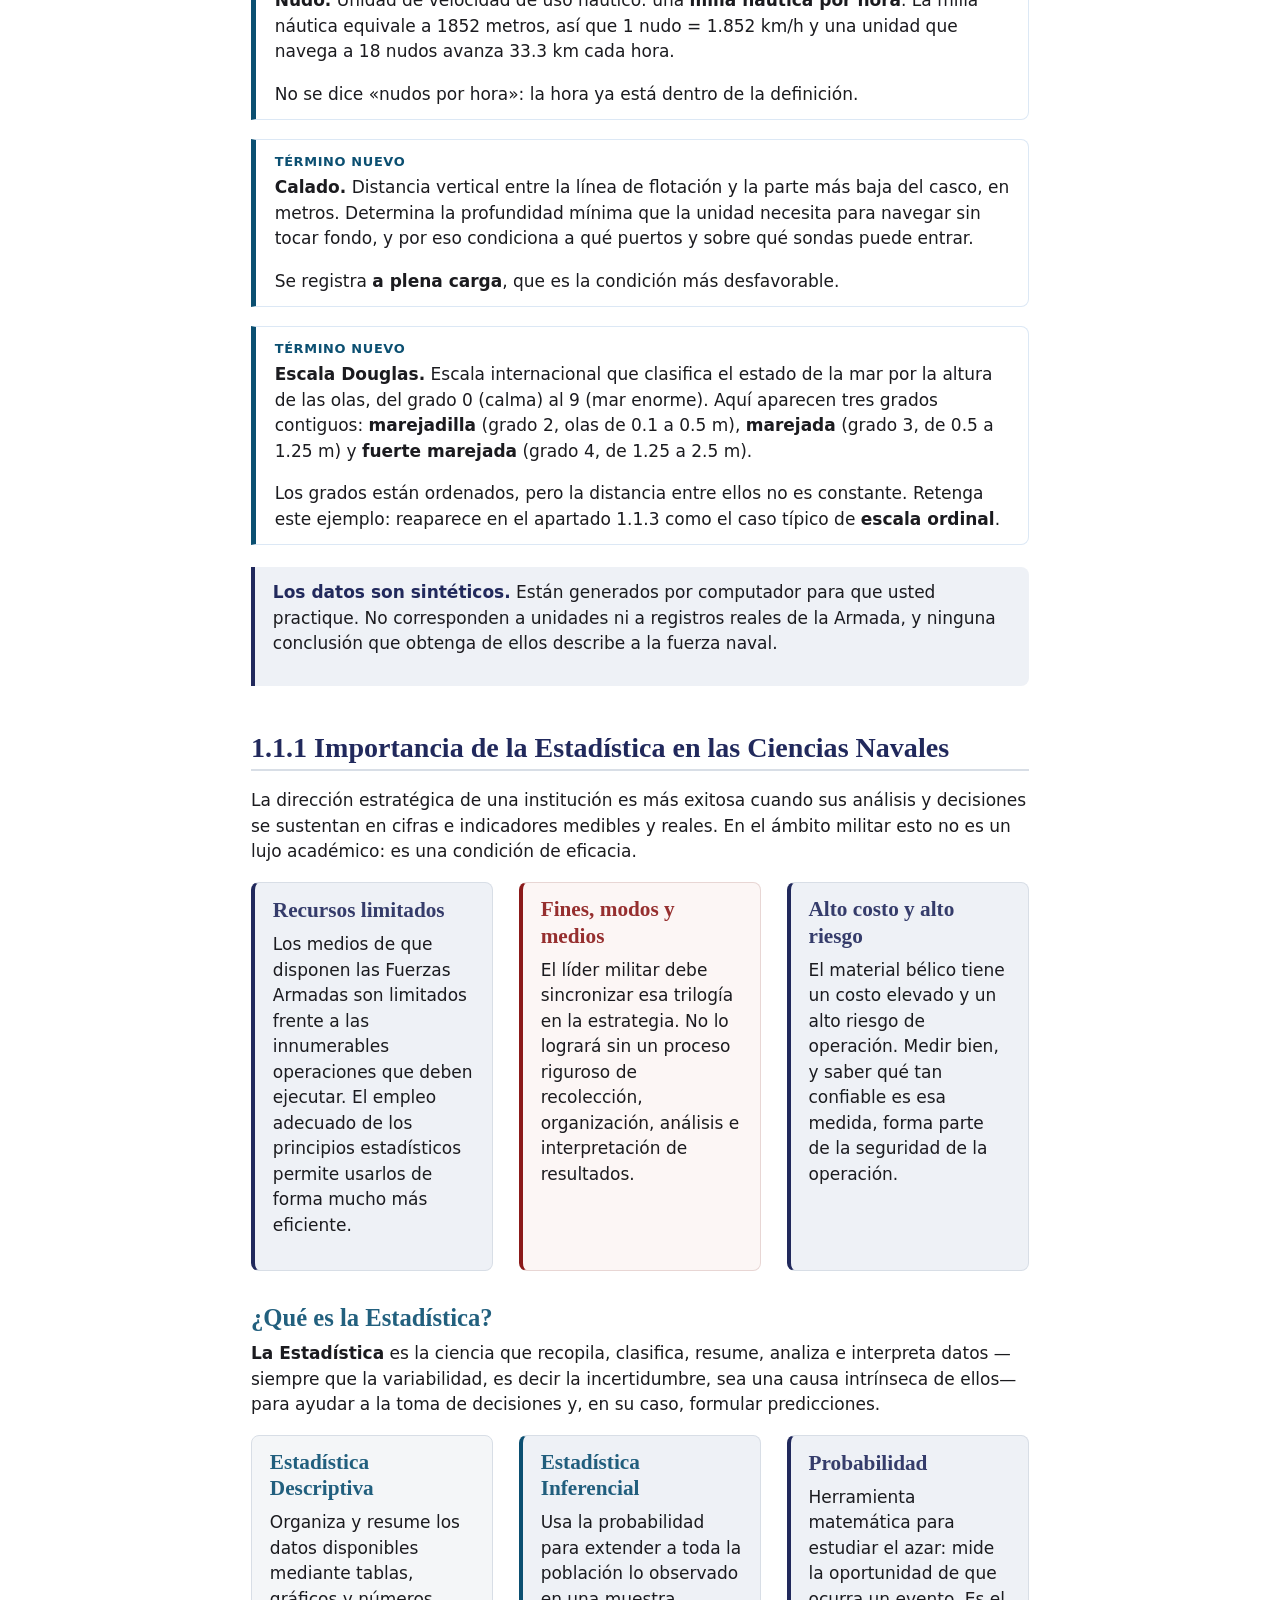
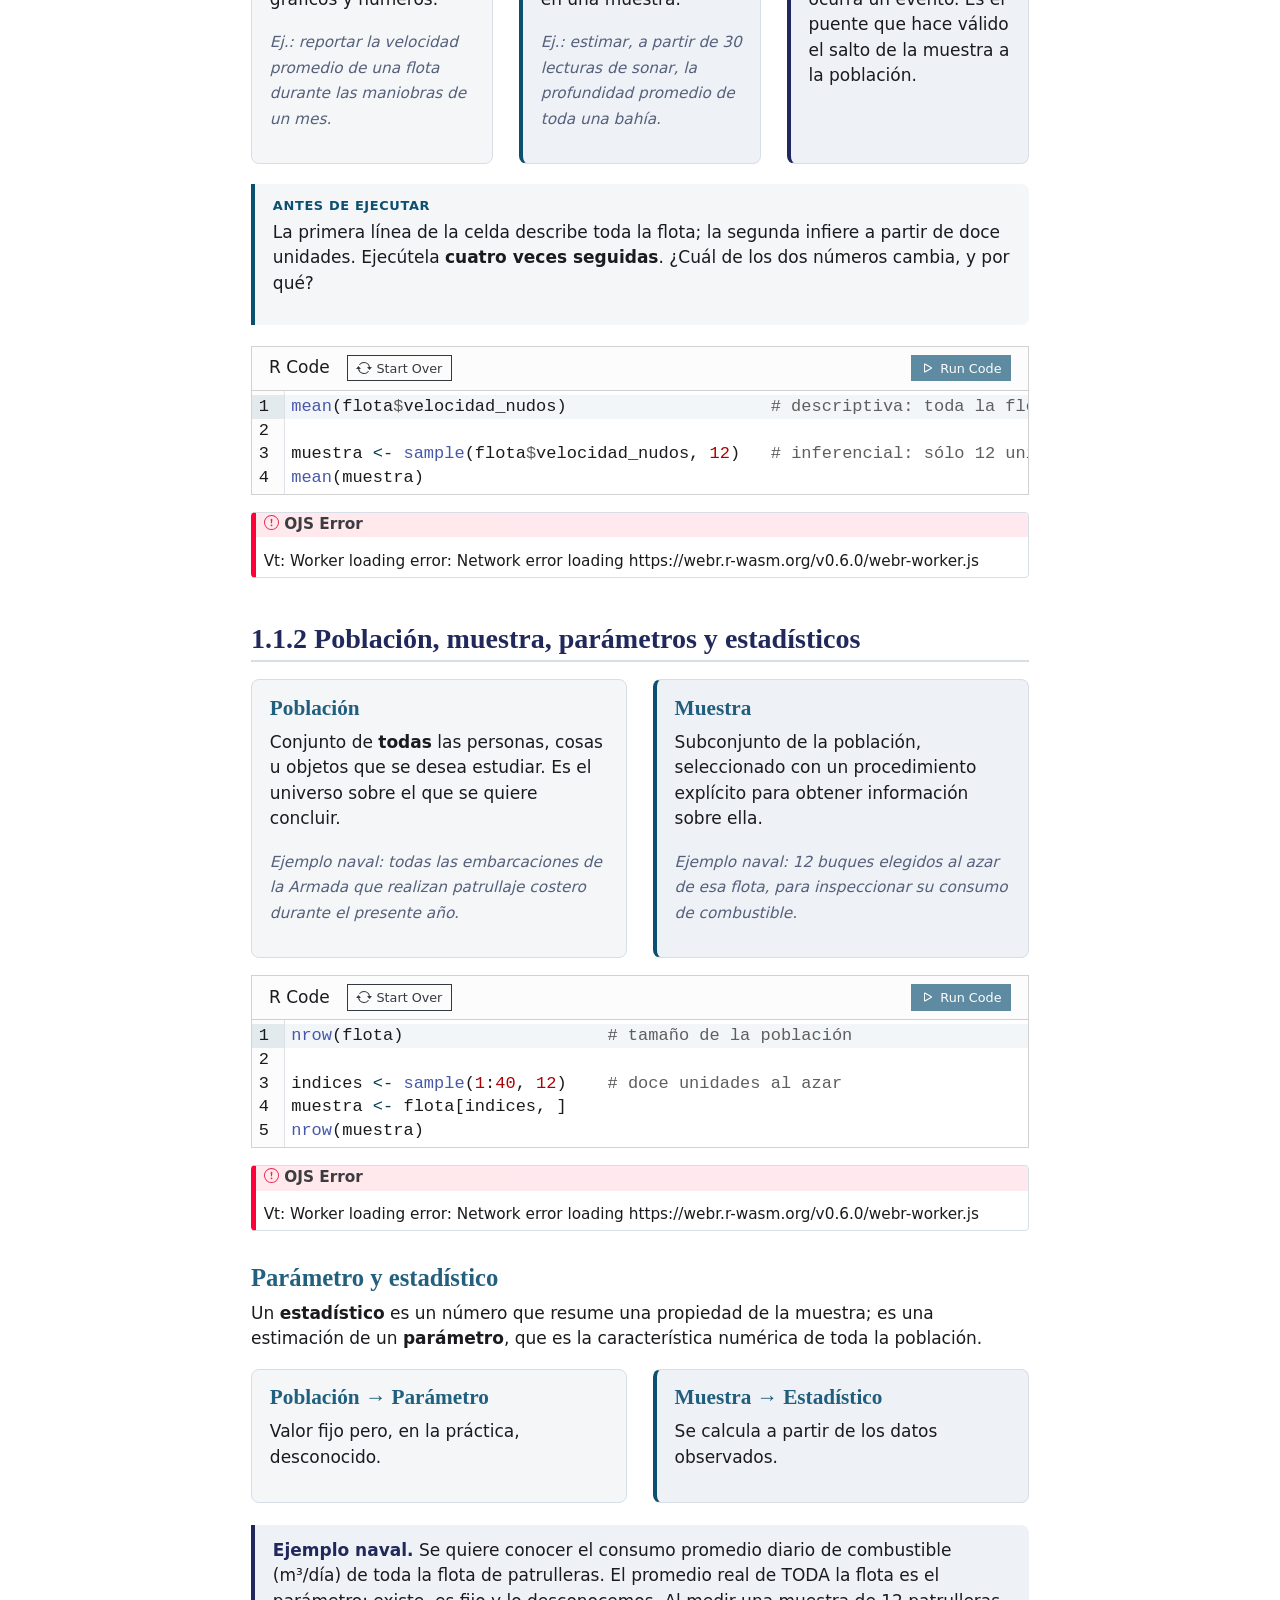
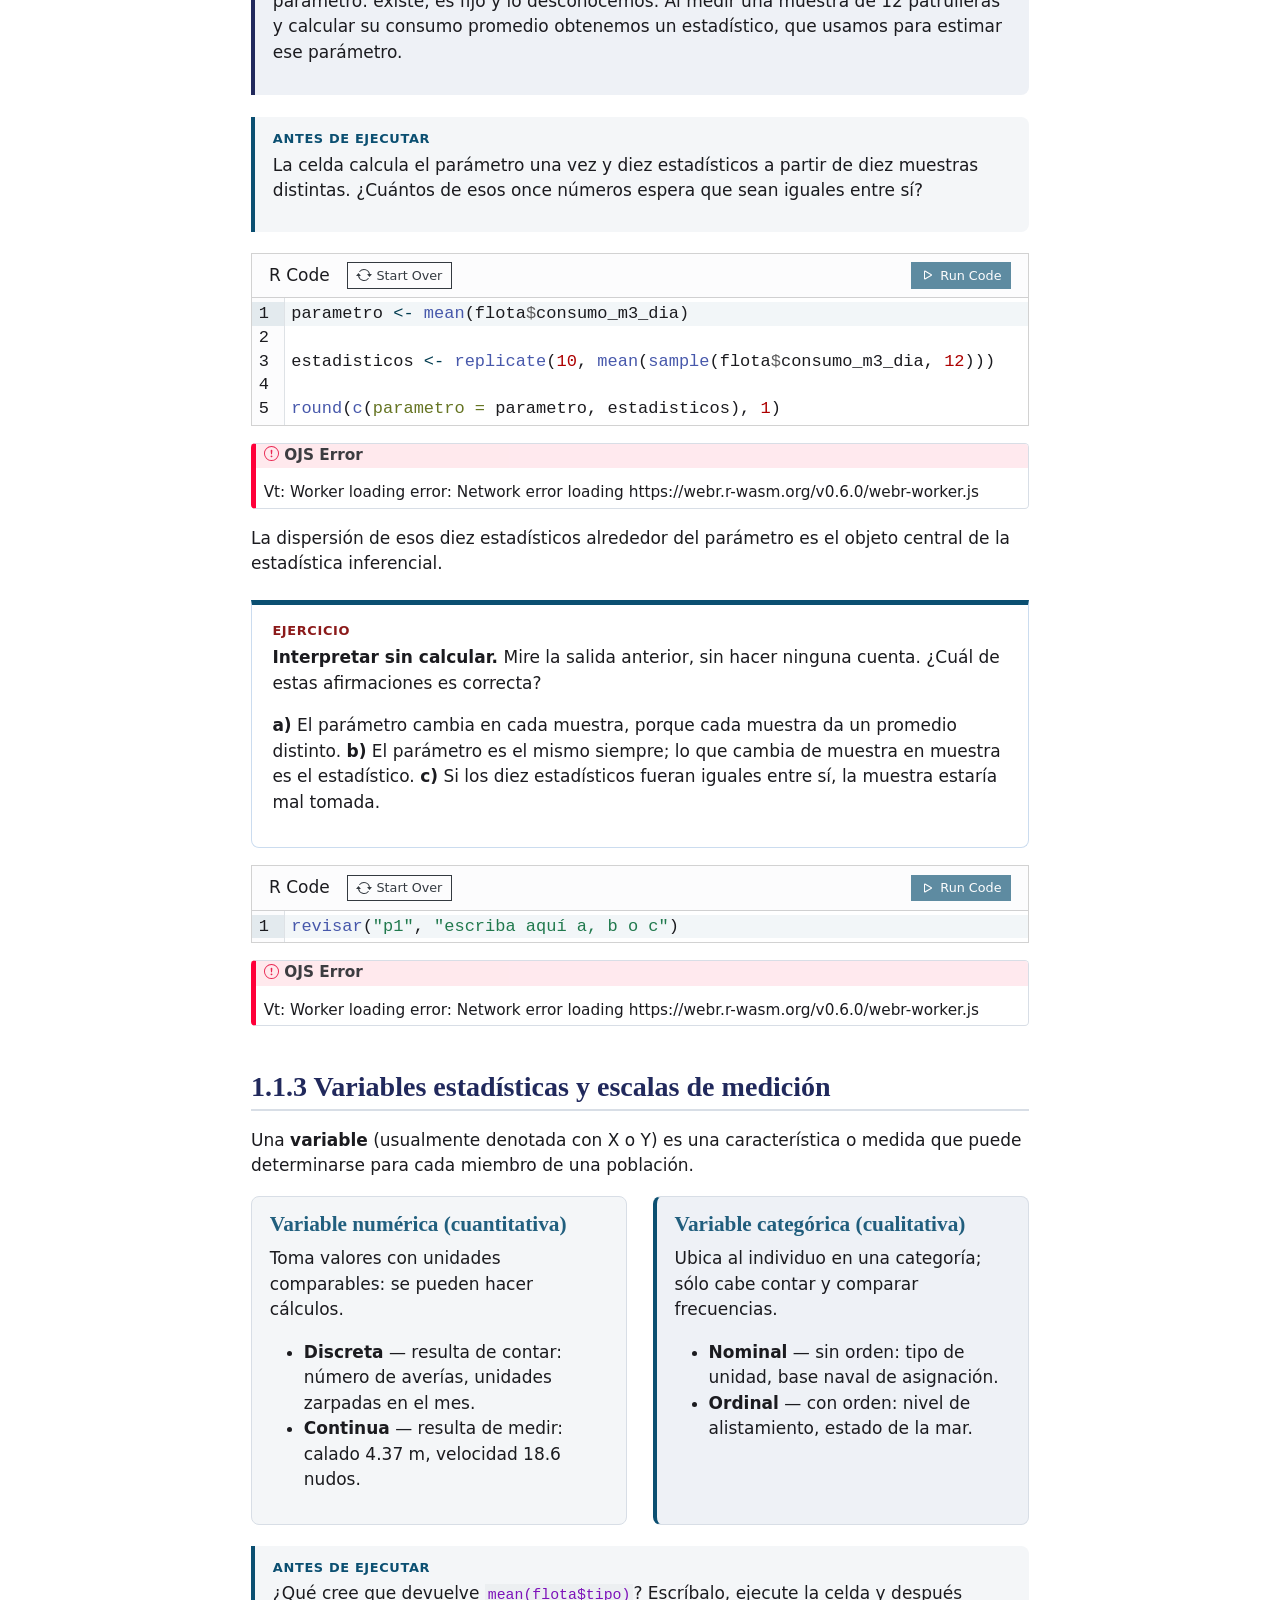
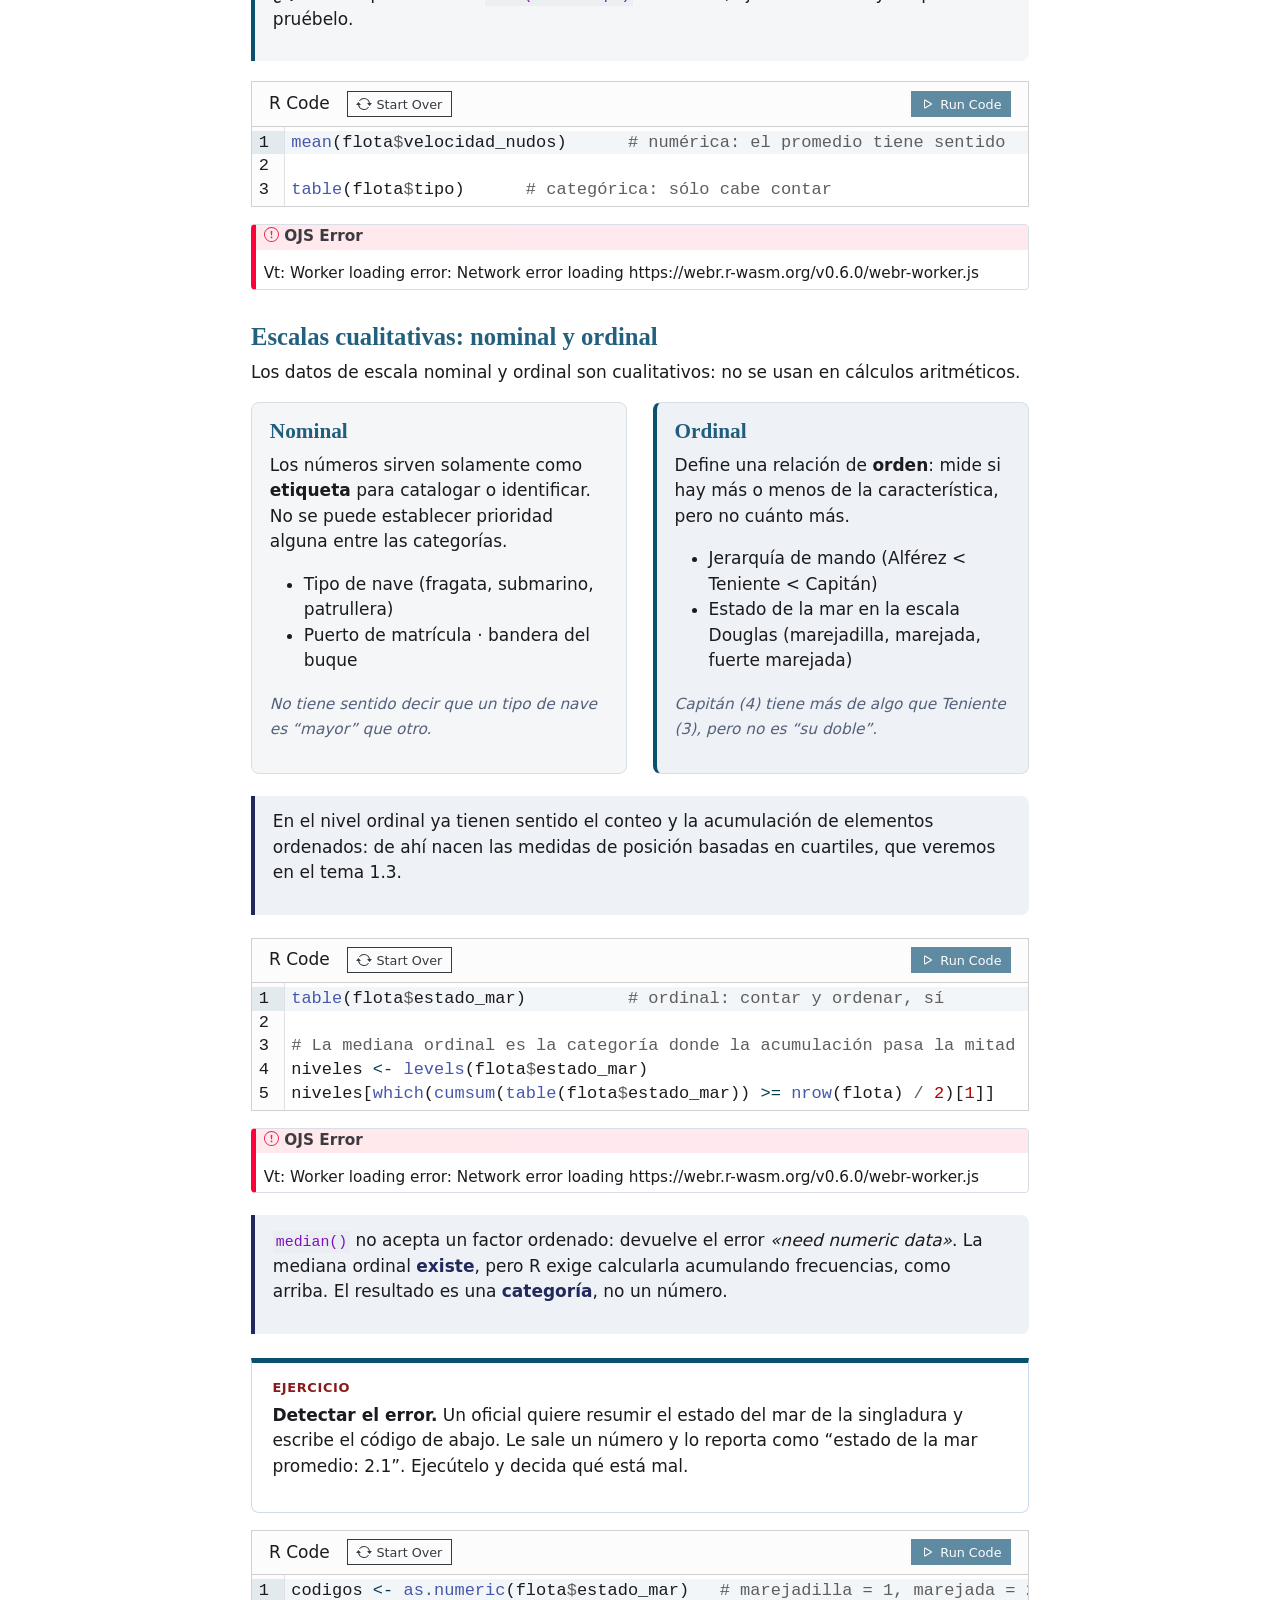
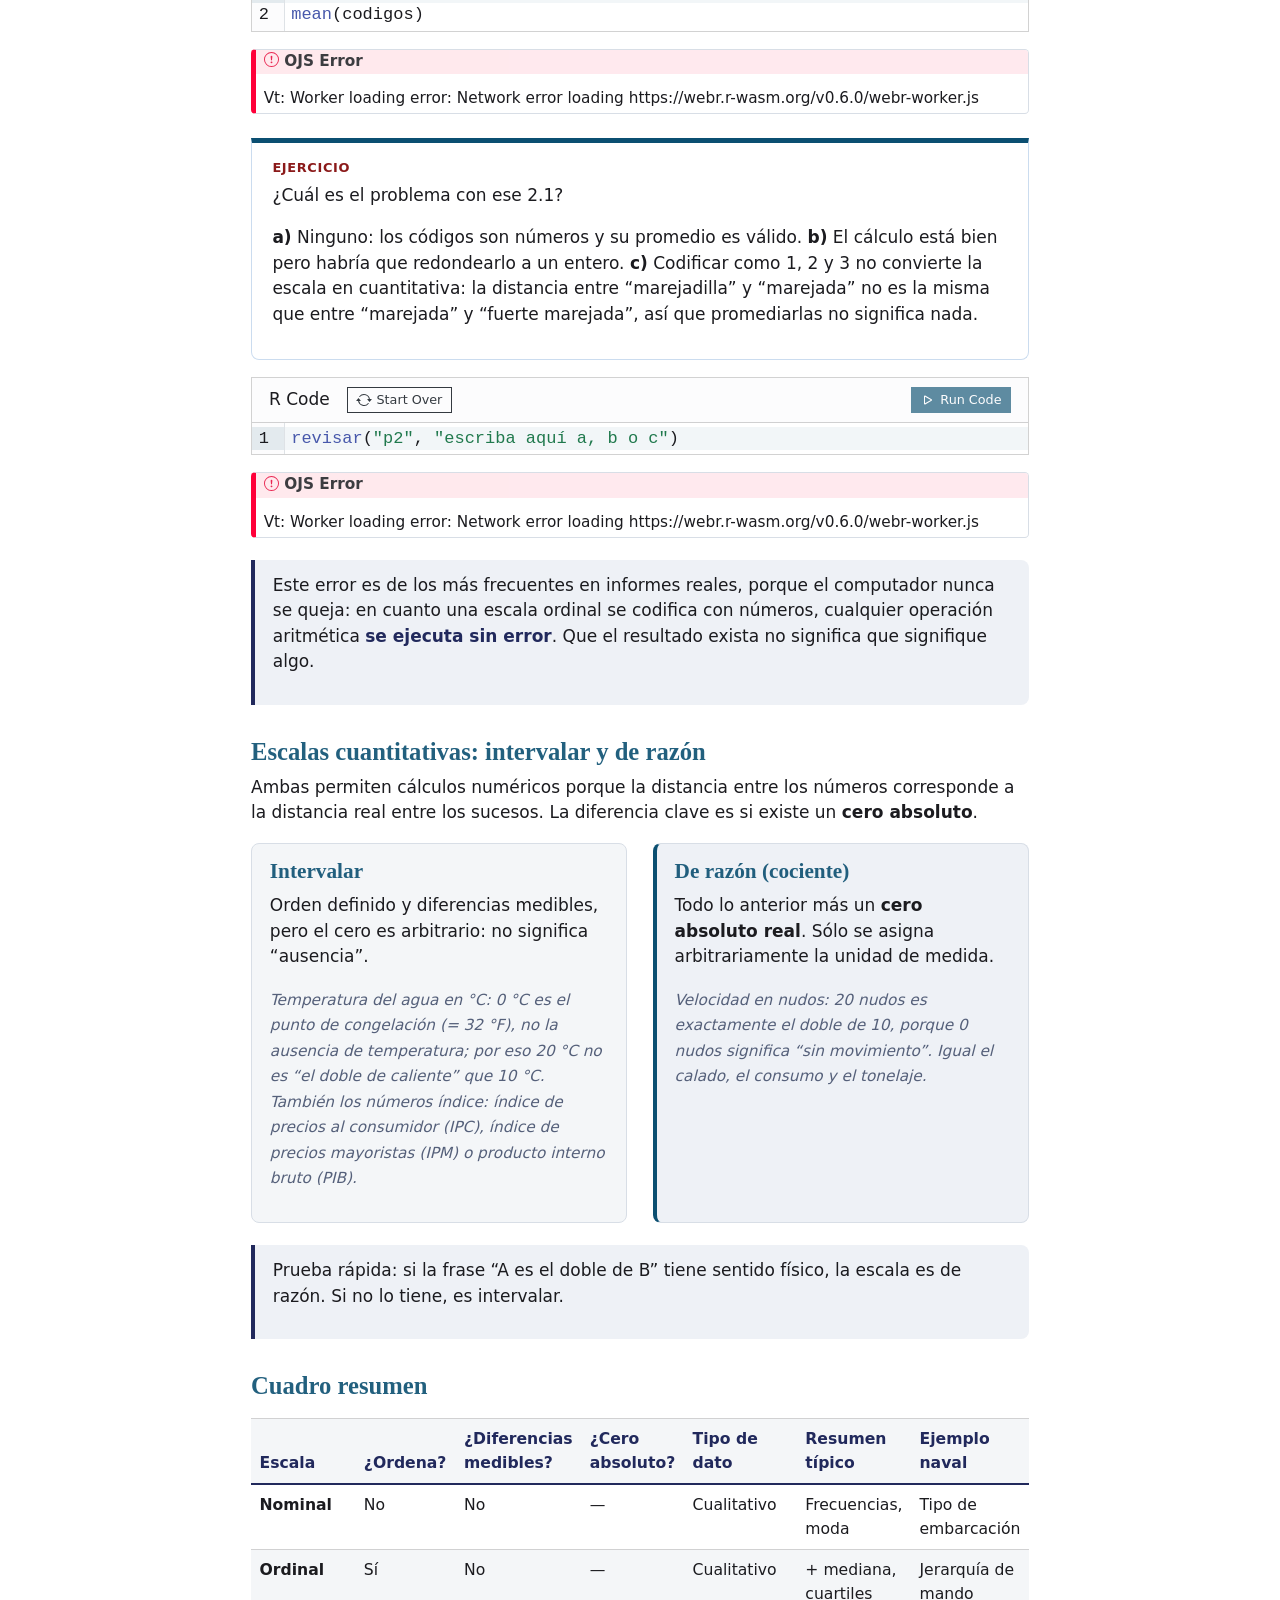
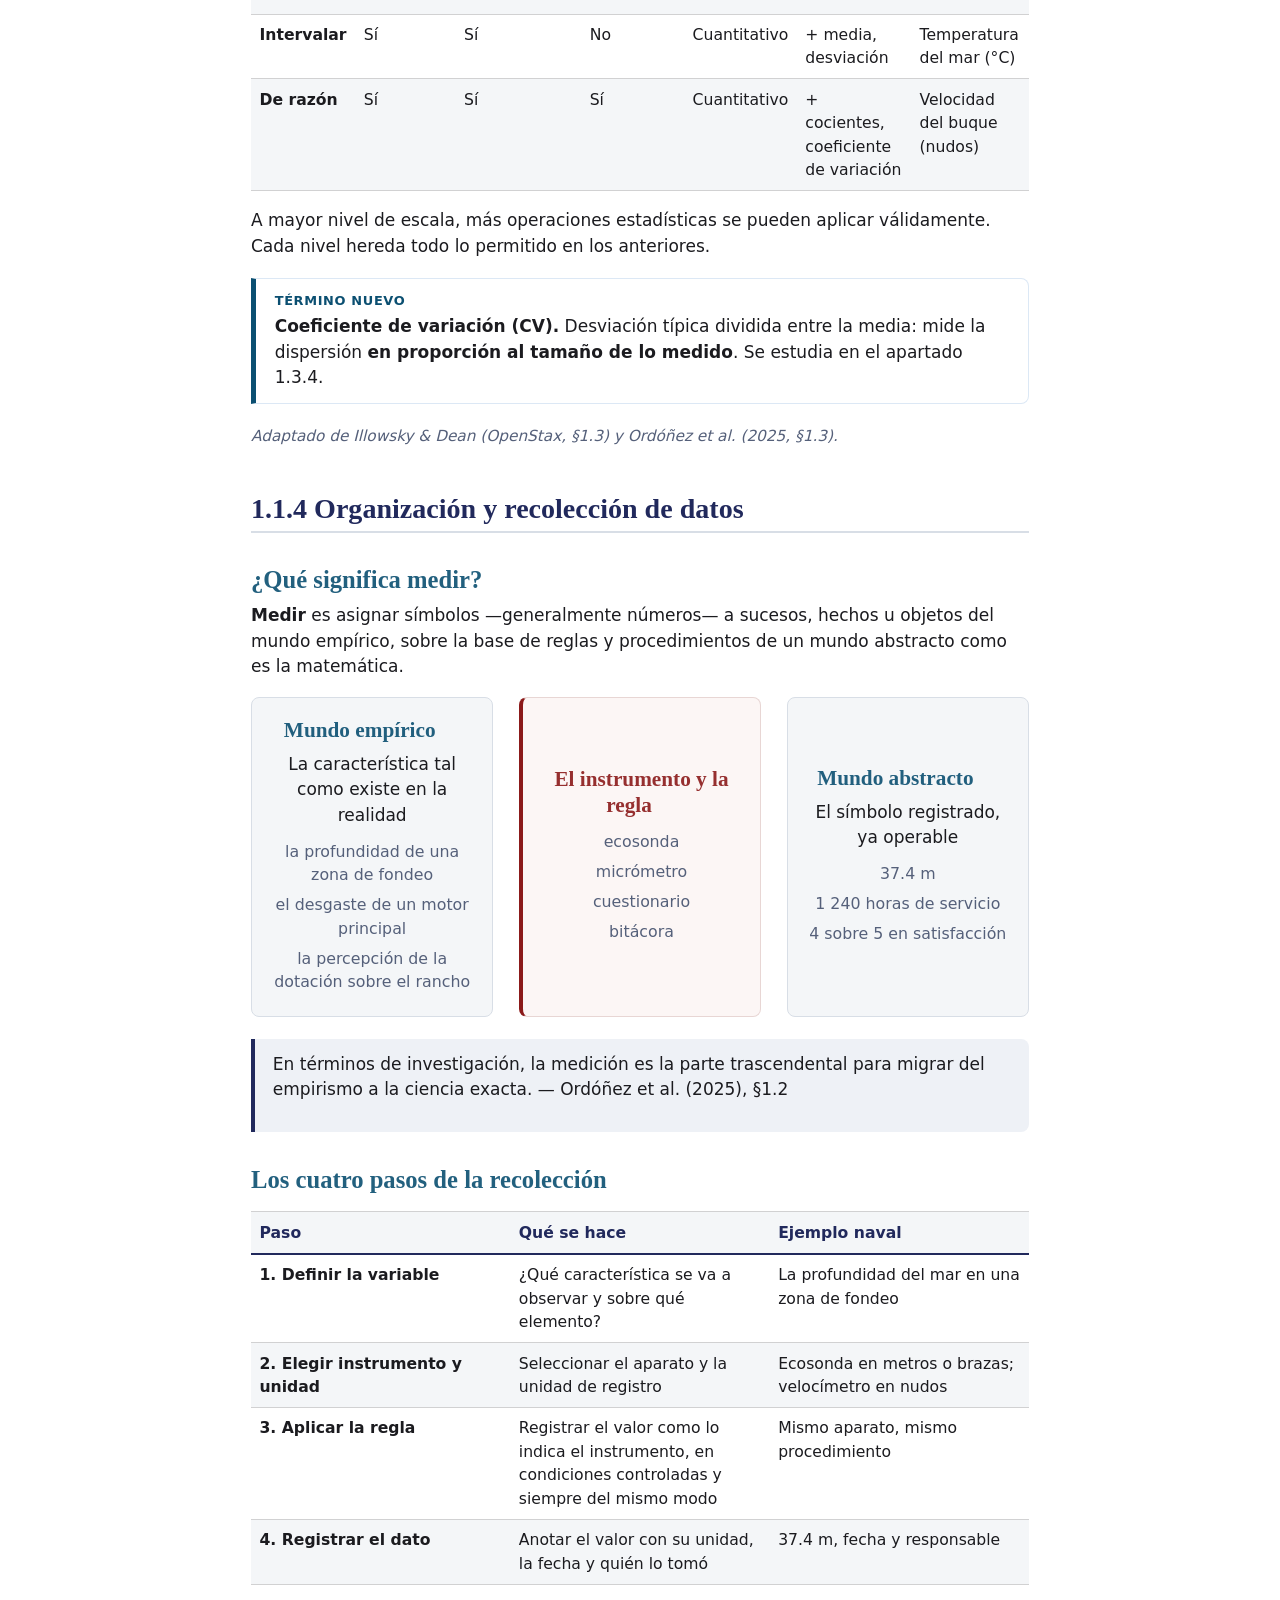
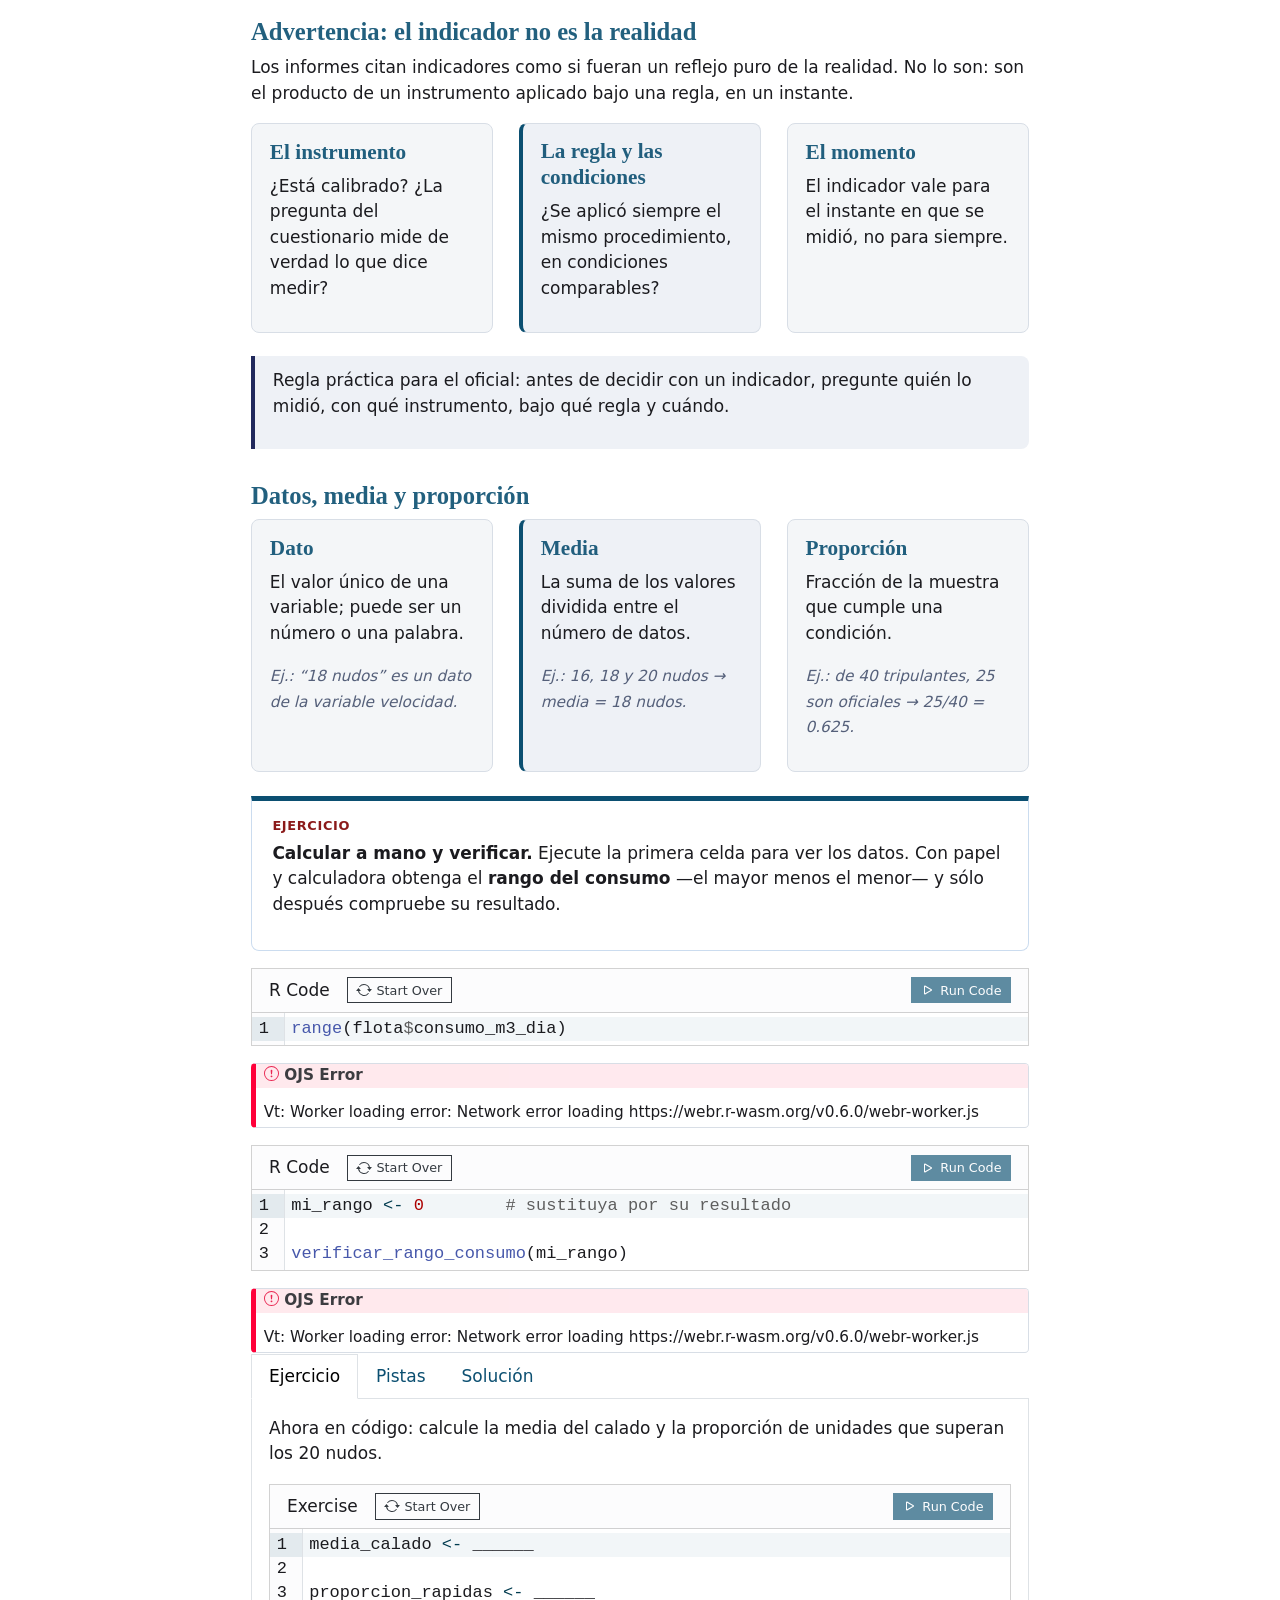
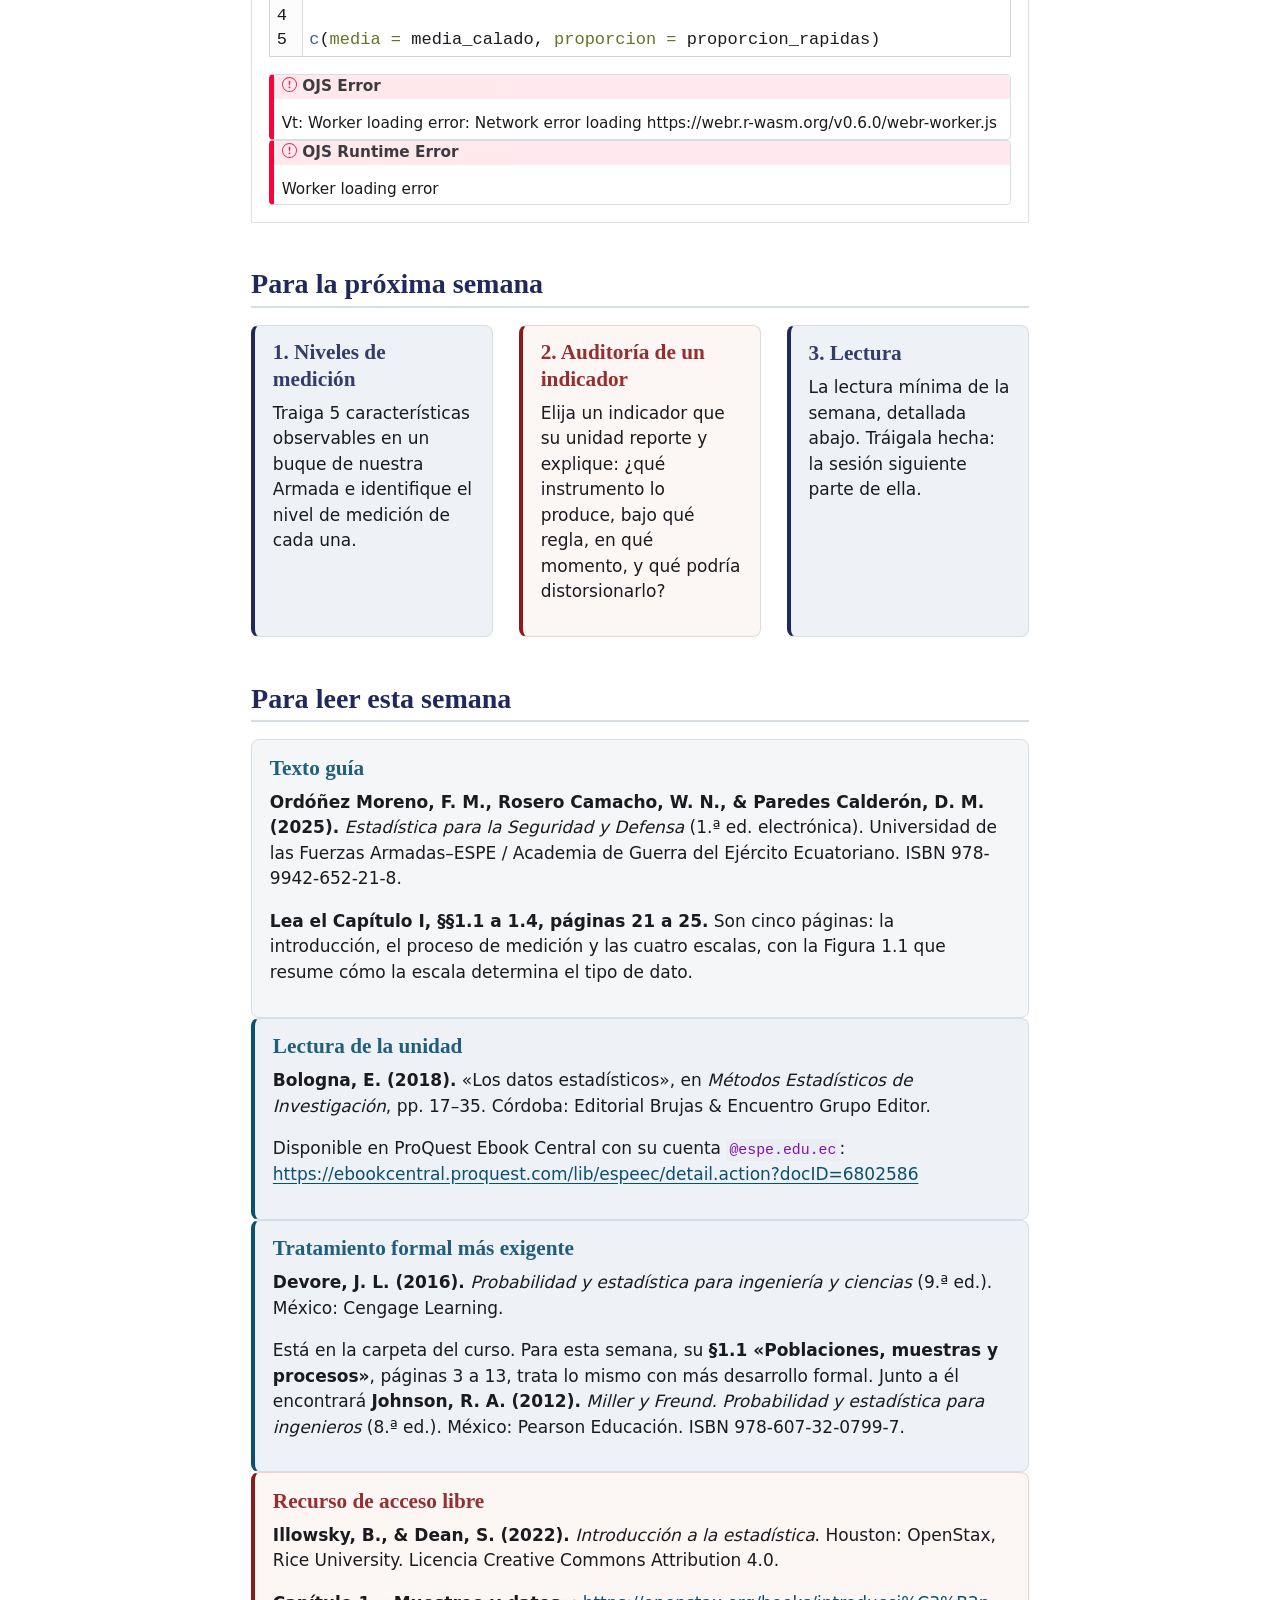
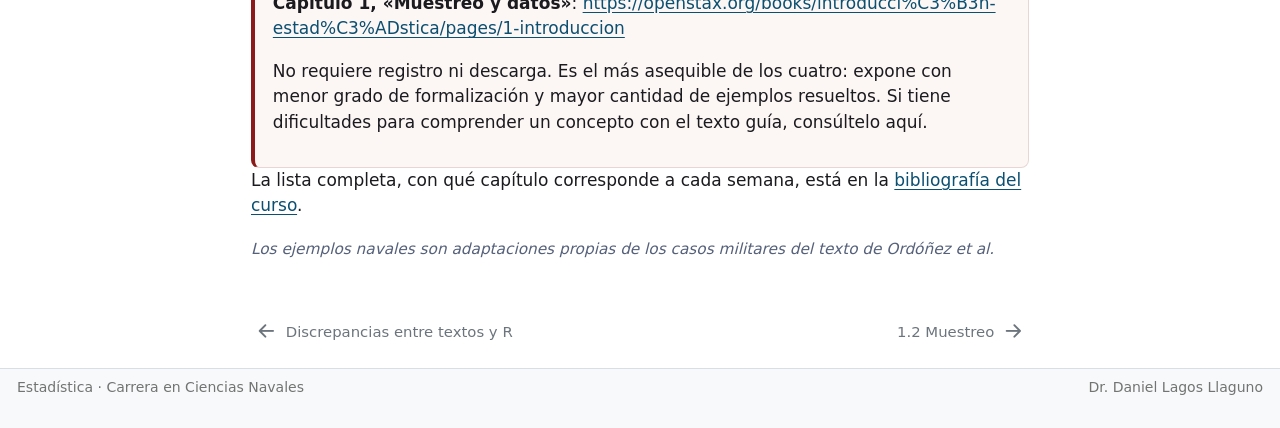
<file: unidad-1/tema-1-1.html>
<!DOCTYPE html>
<html xmlns="http://www.w3.org/1999/xhtml" lang="en" xml:lang="en"><head>

<meta charset="utf-8">
<meta name="generator" content="quarto-1.9.38">

<meta name="viewport" content="width=device-width, initial-scale=1.0, user-scalable=yes">


<title>1.1 Introducción a la Estadística – Estadística para Ciencias Navales</title>
<style>
/* Default styles provided by pandoc.
** See https://pandoc.org/MANUAL.html#variables-for-html for config info.
*/
code{white-space: pre-wrap;}
span.smallcaps{font-variant: small-caps;}
div.columns{display: flex; gap: min(4vw, 1.5em);}
div.column{flex: auto; overflow-x: auto;}
div.hanging-indent{margin-left: 1.5em; text-indent: -1.5em;}
ul.task-list{list-style: none;}
ul.task-list li input[type="checkbox"] {
  width: 0.8em;
  margin: 0 0.8em 0.2em -1em; /* quarto-specific, see https://github.com/quarto-dev/quarto-cli/issues/4556 */ 
  vertical-align: middle;
}
/* CSS for syntax highlighting */
html { -webkit-text-size-adjust: 100%; }
pre > code.sourceCode { white-space: pre; position: relative; }
pre > code.sourceCode > span { display: inline-block; line-height: 1.25; }
pre > code.sourceCode > span:empty { height: 1.2em; }
.sourceCode { overflow: visible; }
code.sourceCode > span { color: inherit; text-decoration: inherit; }
div.sourceCode { margin: 1em 0; }
pre.sourceCode { margin: 0; }
@media screen {
div.sourceCode { overflow: auto; }
}
@media print {
pre > code.sourceCode { white-space: pre-wrap; }
pre > code.sourceCode > span { text-indent: -5em; padding-left: 5em; }
}
pre.numberSource code
  { counter-reset: source-line 0; }
pre.numberSource code > span
  { position: relative; left: -4em; counter-increment: source-line; }
pre.numberSource code > span > a:first-child::before
  { content: counter(source-line);
    position: relative; left: -1em; text-align: right; vertical-align: baseline;
    border: none; display: inline-block;
    -webkit-touch-callout: none; -webkit-user-select: none;
    -khtml-user-select: none; -moz-user-select: none;
    -ms-user-select: none; user-select: none;
    padding: 0 4px; width: 4em;
  }
pre.numberSource { margin-left: 3em;  padding-left: 4px; }
div.sourceCode
  {   }
@media screen {
pre > code.sourceCode > span > a:first-child::before { text-decoration: underline; }
}
</style>


<script src="../site_libs/quarto-nav/quarto-nav.js"></script>
<script src="../site_libs/quarto-nav/headroom.min.js"></script>
<script src="../site_libs/clipboard/clipboard.min.js"></script>
<script src="../site_libs/quarto-search/autocomplete.umd.js"></script>
<script src="../site_libs/quarto-search/fuse.min.js"></script>
<script src="../site_libs/quarto-search/quarto-search.js"></script>
<meta name="quarto:offset" content="../">
<link href="../unidad-1/tema-1-2.html" rel="next">
<link href="../discrepancias.html" rel="prev">
<script src="../site_libs/quarto-html/quarto.js" type="module"></script>
<script src="../site_libs/quarto-html/tabsets/tabsets.js" type="module"></script>
<script src="../site_libs/quarto-html/popper.min.js"></script>
<script src="../site_libs/quarto-html/tippy.umd.min.js"></script>
<script src="../site_libs/quarto-html/anchor.min.js"></script>
<link href="../site_libs/quarto-html/tippy.css" rel="stylesheet">
<link href="../site_libs/quarto-html/quarto-syntax-highlighting-15634bcf2e68342d4ad2dfa704d543f6.css" rel="stylesheet" id="quarto-text-highlighting-styles">
<script src="../site_libs/bootstrap/bootstrap.min.js"></script>
<link href="../site_libs/bootstrap/bootstrap-icons.css" rel="stylesheet">
<link href="../site_libs/bootstrap/bootstrap-e107ce07999bdcc513e4528d8371c7a3.min.css" rel="stylesheet" append-hash="true" id="quarto-bootstrap" data-mode="light">
<script src="../site_libs/quarto-contrib/live-runtime/live-runtime.js" type="module"></script>
<link href="../site_libs/quarto-contrib/live-runtime/live-runtime.css" rel="stylesheet">
<script id="quarto-search-options" type="application/json">{
  "location": "navbar",
  "copy-button": false,
  "collapse-after": 3,
  "panel-placement": "end",
  "type": "overlay",
  "limit": 50,
  "keyboard-shortcut": [
    "f",
    "/",
    "s"
  ],
  "show-item-context": false,
  "language": {
    "search-no-results-text": "No results",
    "search-matching-documents-text": "matching documents",
    "search-copy-link-title": "Copy link to search",
    "search-hide-matches-text": "Hide additional matches",
    "search-more-match-text": "more match in this document",
    "search-more-matches-text": "more matches in this document",
    "search-clear-button-title": "Clear",
    "search-text-placeholder": "",
    "search-detached-cancel-button-title": "Cancel",
    "search-submit-button-title": "Submit",
    "search-label": "Search"
  }
}</script>
<style>html{ scroll-behavior: smooth; }</style>
<script type="module" src="../site_libs/quarto-ojs/quarto-ojs-runtime.js"></script>
<link href="../site_libs/quarto-ojs/quarto-ojs.css" rel="stylesheet">


</head>

<body class="nav-sidebar docked nav-fixed quarto-light">

<div id="quarto-search-results"></div>
  <header id="quarto-header" class="headroom fixed-top">
    <nav class="navbar navbar-expand-lg " data-bs-theme="dark">
      <div class="navbar-container container-fluid">
      <div class="navbar-brand-container mx-auto">
    <a class="navbar-brand" href="../index.html">
    <span class="navbar-title">Estadística para Ciencias Navales</span>
    </a>
  </div>
            <div id="quarto-search" class="" title="Search"></div>
          <button class="navbar-toggler" type="button" data-bs-toggle="collapse" data-bs-target="#navbarCollapse" aria-controls="navbarCollapse" role="menu" aria-expanded="false" aria-label="Toggle navigation" onclick="if (window.quartoToggleHeadroom) { window.quartoToggleHeadroom(); }">
  <span class="navbar-toggler-icon"></span>
</button>
          <div class="collapse navbar-collapse" id="navbarCollapse">
            <ul class="navbar-nav navbar-nav-scroll me-auto">
  <li class="nav-item">
    <a class="nav-link active" href="../index.html" aria-current="page"> 
<span class="menu-text">Inicio</span></a>
  </li>  
  <li class="nav-item">
    <a class="nav-link" href="../plan.html"> 
<span class="menu-text">Plan semanal</span></a>
  </li>  
</ul>
          </div> <!-- /navcollapse -->
            <div class="quarto-navbar-tools">
  <a href="" class="quarto-reader-toggle quarto-navigation-tool px-1" onclick="window.quartoToggleReader(); return false;" title="Toggle reader mode">
  <div class="quarto-reader-toggle-btn">
  <i class="bi"></i>
  </div>
</a>
</div>
      </div> <!-- /container-fluid -->
    </nav>
  <nav class="quarto-secondary-nav">
    <div class="container-fluid d-flex">
      <button type="button" class="quarto-btn-toggle btn" data-bs-toggle="collapse" role="button" data-bs-target=".quarto-sidebar-collapse-item" aria-controls="quarto-sidebar" aria-expanded="false" aria-label="Toggle sidebar navigation" onclick="if (window.quartoToggleHeadroom) { window.quartoToggleHeadroom(); }">
        <i class="bi bi-layout-text-sidebar-reverse"></i>
      </button>
        <nav class="quarto-page-breadcrumbs" aria-label="breadcrumb"><ol class="breadcrumb"><li class="breadcrumb-item"><a href="../unidad-1/tema-1-1.html">UC 1 · Estadística descriptiva y probabilidad</a></li><li class="breadcrumb-item"><a href="../unidad-1/tema-1-1.html">1.1 Introducción a la Estadística</a></li></ol></nav>
        <a class="flex-grow-1" role="navigation" data-bs-toggle="collapse" data-bs-target=".quarto-sidebar-collapse-item" aria-controls="quarto-sidebar" aria-expanded="false" aria-label="Toggle sidebar navigation" onclick="if (window.quartoToggleHeadroom) { window.quartoToggleHeadroom(); }">      
        </a>
    </div>
  </nav>
</header>
<!-- content -->
<div id="quarto-content" class="quarto-container page-columns page-rows-contents page-layout-article page-navbar">
<!-- sidebar -->
  <nav id="quarto-sidebar" class="sidebar collapse collapse-horizontal quarto-sidebar-collapse-item sidebar-navigation docked overflow-auto">
    <div class="sidebar-menu-container"> 
    <ul class="list-unstyled mt-1">
        <li class="sidebar-item">
  <div class="sidebar-item-container"> 
  <a href="../index.html" class="sidebar-item-text sidebar-link">
 <span class="menu-text">Presentación del curso</span></a>
  </div>
</li>
        <li class="sidebar-item">
  <div class="sidebar-item-container"> 
  <a href="../plan.html" class="sidebar-item-text sidebar-link">
 <span class="menu-text">Plan semanal</span></a>
  </div>
</li>
        <li class="sidebar-item">
  <div class="sidebar-item-container"> 
  <a href="../bibliografia.html" class="sidebar-item-text sidebar-link">
 <span class="menu-text">Bibliografía</span></a>
  </div>
</li>
        <li class="sidebar-item">
  <div class="sidebar-item-container"> 
  <a href="../discrepancias.html" class="sidebar-item-text sidebar-link">
 <span class="menu-text">Discrepancias entre textos y R</span></a>
  </div>
</li>
        <li class="sidebar-item sidebar-item-section">
      <div class="sidebar-item-container"> 
            <a class="sidebar-item-text sidebar-link text-start" data-bs-toggle="collapse" data-bs-target="#quarto-sidebar-section-1" role="navigation" aria-expanded="true">
 <span class="menu-text">UC 1 · Estadística descriptiva y probabilidad</span></a>
          <a class="sidebar-item-toggle text-start" data-bs-toggle="collapse" data-bs-target="#quarto-sidebar-section-1" role="navigation" aria-expanded="true" aria-label="Toggle section">
            <i class="bi bi-chevron-right ms-2"></i>
          </a> 
      </div>
      <ul id="quarto-sidebar-section-1" class="collapse list-unstyled sidebar-section depth1 show">  
          <li class="sidebar-item">
  <div class="sidebar-item-container"> 
  <a href="../unidad-1/tema-1-1.html" class="sidebar-item-text sidebar-link active">
 <span class="menu-text">1.1 Introducción a la Estadística</span></a>
  </div>
</li>
          <li class="sidebar-item">
  <div class="sidebar-item-container"> 
  <a href="../unidad-1/tema-1-2.html" class="sidebar-item-text sidebar-link">
 <span class="menu-text">1.2 Muestreo</span></a>
  </div>
</li>
          <li class="sidebar-item">
  <div class="sidebar-item-container"> 
  <a href="../unidad-1/tema-1-3.html" class="sidebar-item-text sidebar-link">
 <span class="menu-text">1.3 Estadística descriptiva</span></a>
  </div>
</li>
          <li class="sidebar-item">
  <div class="sidebar-item-container"> 
  <a href="../unidad-1/tema-1-4.html" class="sidebar-item-text sidebar-link">
 <span class="menu-text">1.4 Conteo y probabilidad</span></a>
  </div>
</li>
      </ul>
  </li>
        <li class="sidebar-item sidebar-item-section">
      <div class="sidebar-item-container"> 
            <a class="sidebar-item-text sidebar-link text-start" data-bs-toggle="collapse" data-bs-target="#quarto-sidebar-section-2" role="navigation" aria-expanded="true">
 <span class="menu-text">UC 2 · Modelos estocásticos</span></a>
          <a class="sidebar-item-toggle text-start" data-bs-toggle="collapse" data-bs-target="#quarto-sidebar-section-2" role="navigation" aria-expanded="true" aria-label="Toggle section">
            <i class="bi bi-chevron-right ms-2"></i>
          </a> 
      </div>
      <ul id="quarto-sidebar-section-2" class="collapse list-unstyled sidebar-section depth1 show">  
          <li class="sidebar-item">
  <div class="sidebar-item-container"> 
  <a href="../unidad-2/tema-2-1.html" class="sidebar-item-text sidebar-link">
 <span class="menu-text">2.1 Variables aleatorias</span></a>
  </div>
</li>
          <li class="sidebar-item">
  <div class="sidebar-item-container"> 
  <a href="../unidad-2/tema-2-2.html" class="sidebar-item-text sidebar-link">
 <span class="menu-text">2.2 Modelos discretos</span></a>
  </div>
</li>
          <li class="sidebar-item">
  <div class="sidebar-item-container"> 
  <a href="../unidad-2/tema-2-3.html" class="sidebar-item-text sidebar-link">
 <span class="menu-text">2.3 Modelos continuos</span></a>
  </div>
</li>
      </ul>
  </li>
        <li class="sidebar-item sidebar-item-section">
      <div class="sidebar-item-container"> 
            <a class="sidebar-item-text sidebar-link text-start" data-bs-toggle="collapse" data-bs-target="#quarto-sidebar-section-3" role="navigation" aria-expanded="true">
 <span class="menu-text">UC 3 · Inferencia y regresión</span></a>
          <a class="sidebar-item-toggle text-start" data-bs-toggle="collapse" data-bs-target="#quarto-sidebar-section-3" role="navigation" aria-expanded="true" aria-label="Toggle section">
            <i class="bi bi-chevron-right ms-2"></i>
          </a> 
      </div>
      <ul id="quarto-sidebar-section-3" class="collapse list-unstyled sidebar-section depth1 show">  
          <li class="sidebar-item">
  <div class="sidebar-item-container"> 
  <a href="../unidad-3/tema-3-1.html" class="sidebar-item-text sidebar-link">
 <span class="menu-text">3.1 Distribuciones muestrales</span></a>
  </div>
</li>
          <li class="sidebar-item">
  <div class="sidebar-item-container"> 
  <a href="../unidad-3/tema-3-2.html" class="sidebar-item-text sidebar-link">
 <span class="menu-text">3.2 Estimación de parámetros</span></a>
  </div>
</li>
          <li class="sidebar-item">
  <div class="sidebar-item-container"> 
  <a href="../unidad-3/tema-3-3.html" class="sidebar-item-text sidebar-link">
 <span class="menu-text">3.3 Contraste de hipótesis</span></a>
  </div>
</li>
          <li class="sidebar-item">
  <div class="sidebar-item-container"> 
  <a href="../unidad-3/tema-3-4.html" class="sidebar-item-text sidebar-link">
 <span class="menu-text">3.4 Regresión lineal</span></a>
  </div>
</li>
      </ul>
  </li>
    </ul>
    </div>
</nav>
<div id="quarto-sidebar-glass" class="quarto-sidebar-collapse-item" data-bs-toggle="collapse" data-bs-target=".quarto-sidebar-collapse-item"></div>
<!-- margin-sidebar -->
    <div id="quarto-margin-sidebar" class="sidebar margin-sidebar">
        <nav id="TOC" role="doc-toc" class="toc-active">
    <h2 id="toc-title">En esta página</h2>
   
  <ul>
  <li><a href="#su-flota" id="toc-su-flota" class="nav-link active" data-scroll-target="#su-flota">Su flota</a>
  <ul class="collapse">
  <li><a href="#significado-y-unidades-de-cada-variable" id="toc-significado-y-unidades-de-cada-variable" class="nav-link" data-scroll-target="#significado-y-unidades-de-cada-variable">Significado y unidades de cada variable</a></li>
  </ul></li>
  <li><a href="#importancia-de-la-estadística-en-las-ciencias-navales" id="toc-importancia-de-la-estadística-en-las-ciencias-navales" class="nav-link" data-scroll-target="#importancia-de-la-estadística-en-las-ciencias-navales">1.1.1 Importancia de la Estadística en las Ciencias Navales</a>
  <ul class="collapse">
  <li><a href="#qué-es-la-estadística" id="toc-qué-es-la-estadística" class="nav-link" data-scroll-target="#qué-es-la-estadística">¿Qué es la Estadística?</a></li>
  </ul></li>
  <li><a href="#población-muestra-parámetros-y-estadísticos" id="toc-población-muestra-parámetros-y-estadísticos" class="nav-link" data-scroll-target="#población-muestra-parámetros-y-estadísticos">1.1.2 Población, muestra, parámetros y estadísticos</a>
  <ul class="collapse">
  <li><a href="#parámetro-y-estadístico" id="toc-parámetro-y-estadístico" class="nav-link" data-scroll-target="#parámetro-y-estadístico">Parámetro y estadístico</a></li>
  </ul></li>
  <li><a href="#variables-estadísticas-y-escalas-de-medición" id="toc-variables-estadísticas-y-escalas-de-medición" class="nav-link" data-scroll-target="#variables-estadísticas-y-escalas-de-medición">1.1.3 Variables estadísticas y escalas de medición</a>
  <ul class="collapse">
  <li><a href="#escalas-cualitativas-nominal-y-ordinal" id="toc-escalas-cualitativas-nominal-y-ordinal" class="nav-link" data-scroll-target="#escalas-cualitativas-nominal-y-ordinal">Escalas cualitativas: nominal y ordinal</a></li>
  <li><a href="#escalas-cuantitativas-intervalar-y-de-razón" id="toc-escalas-cuantitativas-intervalar-y-de-razón" class="nav-link" data-scroll-target="#escalas-cuantitativas-intervalar-y-de-razón">Escalas cuantitativas: intervalar y de razón</a></li>
  <li><a href="#cuadro-resumen" id="toc-cuadro-resumen" class="nav-link" data-scroll-target="#cuadro-resumen">Cuadro resumen</a></li>
  </ul></li>
  <li><a href="#organización-y-recolección-de-datos" id="toc-organización-y-recolección-de-datos" class="nav-link" data-scroll-target="#organización-y-recolección-de-datos">1.1.4 Organización y recolección de datos</a>
  <ul class="collapse">
  <li><a href="#qué-significa-medir" id="toc-qué-significa-medir" class="nav-link" data-scroll-target="#qué-significa-medir">¿Qué significa medir?</a></li>
  <li><a href="#los-cuatro-pasos-de-la-recolección" id="toc-los-cuatro-pasos-de-la-recolección" class="nav-link" data-scroll-target="#los-cuatro-pasos-de-la-recolección">Los cuatro pasos de la recolección</a></li>
  <li><a href="#advertencia-el-indicador-no-es-la-realidad" id="toc-advertencia-el-indicador-no-es-la-realidad" class="nav-link" data-scroll-target="#advertencia-el-indicador-no-es-la-realidad">Advertencia: el indicador no es la realidad</a></li>
  <li><a href="#datos-media-y-proporción" id="toc-datos-media-y-proporción" class="nav-link" data-scroll-target="#datos-media-y-proporción">Datos, media y proporción</a></li>
  </ul></li>
  <li><a href="#para-la-próxima-semana" id="toc-para-la-próxima-semana" class="nav-link" data-scroll-target="#para-la-próxima-semana">Para la próxima semana</a></li>
  <li><a href="#para-leer-esta-semana" id="toc-para-leer-esta-semana" class="nav-link" data-scroll-target="#para-leer-esta-semana">Para leer esta semana</a></li>
  </ul>
</nav>
    </div>
<!-- main -->
<main class="content" id="quarto-document-content">

<header id="title-block-header" class="quarto-title-block default"><nav class="quarto-page-breadcrumbs quarto-title-breadcrumbs d-none d-lg-block" aria-label="breadcrumb"><ol class="breadcrumb"><li class="breadcrumb-item"><a href="../unidad-1/tema-1-1.html">UC 1 · Estadística descriptiva y probabilidad</a></li><li class="breadcrumb-item"><a href="../unidad-1/tema-1-1.html">1.1 Introducción a la Estadística</a></li></ol></nav>
<div class="quarto-title">
<h1 class="title">1.1 Introducción a la Estadística</h1>
<p class="subtitle lead">UC 1 · Estadística descriptiva y probabilidad · Semana 1</p>
</div>



<div class="quarto-title-meta">

    
  
    
  </div>
  


</header>


<div class="cell" data-autorun="true">
<div>
<div id="webr-1" class="exercise-cell">

</div>
<script type="webr-1-contents">
[base64]
</script>
</div>
</div>
<section id="su-flota" class="level2">
<h2 class="anchored" data-anchor-id="su-flota">Su flota</h2>
<p>Todo el material trabaja sobre una flota de 40 unidades. <strong>La suya no es igual a la de sus compañeros:</strong> se genera a partir de su correo institucional, así que los números que obtenga son sólo suyos.</p>
<p>Escriba su correo <code>@espe.edu.ec</code> entre las comillas y ejecute la celda. Hágalo una sola vez al empezar.</p>
<div class="cell">
<div>
<div id="webr-2" class="exercise-cell">

</div>
<script type="webr-2-contents">
eyJhdHRyIjp7ImVkaXQiOnRydWUsImV2YWwiOnRydWV9LCJjb2RlIjoibWlfY29ycmVvIDwtIFwiYXBlbGxpZG8ubm9tYnJlQGVzcGUuZWR1LmVjXCJcblxuZmxvdGEgPC0gZ2VuZXJhcl9mbG90YShtaV9jb3JyZW8pXG5oZWFkKGZsb3RhLCA2KSJ9
</script>
</div>
</div>
<p>Escríbalo tal como aparece en su cuenta institucional, en minúsculas y sin espacios. Si lo cambia a mitad de la sesión, sus resultados anteriores dejarán de coincidir.</p>
<div class="franja">
<p>Copiar el resultado de un compañero no sirve de nada: su flota tiene otras velocidades, otros calados y otro reparto de tipos. Lo único que se puede compartir es el razonamiento, que es precisamente lo que interesa.</p>
</div>
<section id="significado-y-unidades-de-cada-variable" class="level3">
<h3 class="anchored" data-anchor-id="significado-y-unidades-de-cada-variable">Significado y unidades de cada variable</h3>
<p>Un dato sin unidad no es un dato. Decir que una unidad «tiene 4.37» no significa nada; decir que <strong>cala 4.37 metros</strong> sí. Antes de calcular nada, conviene tener a la vista qué se midió, en qué unidad y en qué escala.</p>
<div class="cell">
<div>
<div id="webr-3" class="exercise-cell">

</div>
<script type="webr-3-contents">
eyJhdHRyIjp7ImVkaXQiOnRydWUsImV2YWwiOnRydWV9LCJjb2RlIjoiZGljY2lvbmFyaW9fZmxvdGEifQ==
</script>
</div>
</div>
<div class="definicion">
<p><strong>Distintivo óptico.</strong> Combinación de letras y cifras que identifica a una unidad de superficie y que va pintada en su casco. Aquí el prefijo indica el tipo —<code>FM</code> fragata misilera, <code>CM</code> corbeta misilera, <code>PM</code> patrullera, <code>LM</code> lancha misilera— y el número es el correlativo dentro de ese tipo.</p>
<p>Es un <strong>identificador</strong>, no una medida: <code>PM-07</code> no es «mayor» que <code>PM-03</code>. Aunque contenga cifras, la columna es nominal.</p>
</div>
<div class="definicion">
<p><strong>Nudo.</strong> Unidad de velocidad de uso náutico: una <strong>milla náutica por hora</strong>. La milla náutica equivale a 1852 metros, así que 1 nudo = 1.852 km/h y una unidad que navega a 18 nudos avanza 33.3 km cada hora.</p>
<p>No se dice «nudos por hora»: la hora ya está dentro de la definición.</p>
</div>
<div class="definicion">
<p><strong>Calado.</strong> Distancia vertical entre la línea de flotación y la parte más baja del casco, en metros. Determina la profundidad mínima que la unidad necesita para navegar sin tocar fondo, y por eso condiciona a qué puertos y sobre qué sondas puede entrar.</p>
<p>Se registra <strong>a plena carga</strong>, que es la condición más desfavorable.</p>
</div>
<div class="definicion">
<p><strong>Escala Douglas.</strong> Escala internacional que clasifica el estado de la mar por la altura de las olas, del grado 0 (calma) al 9 (mar enorme). Aquí aparecen tres grados contiguos: <strong>marejadilla</strong> (grado 2, olas de 0.1 a 0.5 m), <strong>marejada</strong> (grado 3, de 0.5 a 1.25 m) y <strong>fuerte marejada</strong> (grado 4, de 1.25 a 2.5 m).</p>
<p>Los grados están ordenados, pero la distancia entre ellos no es constante. Retenga este ejemplo: reaparece en el apartado 1.1.3 como el caso típico de <strong>escala ordinal</strong>.</p>
</div>
<div class="franja">
<p><strong>Los datos son sintéticos.</strong> Están generados por computador para que usted practique. No corresponden a unidades ni a registros reales de la Armada, y ninguna conclusión que obtenga de ellos describe a la fuerza naval.</p>
</div>
</section>
</section>
<section id="importancia-de-la-estadística-en-las-ciencias-navales" class="level2">
<h2 class="anchored" data-anchor-id="importancia-de-la-estadística-en-las-ciencias-navales">1.1.1 Importancia de la Estadística en las Ciencias Navales</h2>
<p>La dirección estratégica de una institución es más exitosa cuando sus análisis y decisiones se sustentan en cifras e indicadores medibles y reales. En el ámbito militar esto no es un lujo académico: es una condición de eficacia.</p>
<div class="grid">
<div class="g-col-12 g-col-md-4">
<section id="recursos-limitados" class="level4 tarjeta-oscura">
<h4 class="anchored" data-anchor-id="recursos-limitados">Recursos limitados</h4>
<p>Los medios de que disponen las Fuerzas Armadas son limitados frente a las innumerables operaciones que deben ejecutar. El empleo adecuado de los principios estadísticos permite usarlos de forma mucho más eficiente.</p>
</section>
</div>
<div class="g-col-12 g-col-md-4">
<section id="fines-modos-y-medios" class="level4 tarjeta-teal">
<h4 class="anchored" data-anchor-id="fines-modos-y-medios">Fines, modos y medios</h4>
<p>El líder militar debe sincronizar esa trilogía en la estrategia. No lo logrará sin un proceso riguroso de recolección, organización, análisis e interpretación de resultados.</p>
</section>
</div>
<div class="g-col-12 g-col-md-4">
<section id="alto-costo-y-alto-riesgo" class="level4 tarjeta-oscura">
<h4 class="anchored" data-anchor-id="alto-costo-y-alto-riesgo">Alto costo y alto riesgo</h4>
<p>El material bélico tiene un costo elevado y un alto riesgo de operación. Medir bien, y saber qué tan confiable es esa medida, forma parte de la seguridad de la operación.</p>
</section>
</div>
</div>
<section id="qué-es-la-estadística" class="level3">
<h3 class="anchored" data-anchor-id="qué-es-la-estadística">¿Qué es la Estadística?</h3>
<p><strong>La Estadística</strong> es la ciencia que recopila, clasifica, resume, analiza e interpreta datos —siempre que la variabilidad, es decir la incertidumbre, sea una causa intrínseca de ellos— para ayudar a la toma de decisiones y, en su caso, formular predicciones.</p>
<div class="grid">
<div class="g-col-12 g-col-md-4">
<section id="estadística-descriptiva" class="level4 tarjeta">
<h4 class="anchored" data-anchor-id="estadística-descriptiva">Estadística Descriptiva</h4>
<p>Organiza y resume los datos disponibles mediante tablas, gráficos y números.</p>
<p><span class="ejemplo">Ej.: reportar la velocidad promedio de una flota durante las maniobras de un mes.</span></p>
</section>
</div>
<div class="g-col-12 g-col-md-4">
<section id="estadística-inferencial" class="level4 tarjeta-media">
<h4 class="anchored" data-anchor-id="estadística-inferencial">Estadística Inferencial</h4>
<p>Usa la probabilidad para extender a toda la población lo observado en una muestra.</p>
<p><span class="ejemplo">Ej.: estimar, a partir de 30 lecturas de sonar, la profundidad promedio de toda una bahía.</span></p>
</section>
</div>
<div class="g-col-12 g-col-md-4">
<section id="probabilidad" class="level4 tarjeta-oscura">
<h4 class="anchored" data-anchor-id="probabilidad">Probabilidad</h4>
<p>Herramienta matemática para estudiar el azar: mide la oportunidad de que ocurra un evento. Es el puente que hace válido el salto de la muestra a la población.</p>
</section>
</div>
</div>
<div class="predice">
<p>La primera línea de la celda describe toda la flota; la segunda infiere a partir de doce unidades. Ejecútela <strong>cuatro veces seguidas</strong>. ¿Cuál de los dos números cambia, y por qué?</p>
</div>
<div class="cell">
<div>
<div id="webr-4" class="exercise-cell">

</div>
<script type="webr-4-contents">
[base64]
</script>
</div>
</div>
</section>
</section>
<section id="población-muestra-parámetros-y-estadísticos" class="level2">
<h2 class="anchored" data-anchor-id="población-muestra-parámetros-y-estadísticos">1.1.2 Población, muestra, parámetros y estadísticos</h2>
<div class="grid">
<div class="g-col-12 g-col-md-6">
<section id="población" class="level4 tarjeta">
<h4 class="anchored" data-anchor-id="población">Población</h4>
<p>Conjunto de <strong>todas</strong> las personas, cosas u objetos que se desea estudiar. Es el universo sobre el que se quiere concluir.</p>
<p><span class="ejemplo">Ejemplo naval: todas las embarcaciones de la Armada que realizan patrullaje costero durante el presente año.</span></p>
</section>
</div>
<div class="g-col-12 g-col-md-6">
<section id="muestra" class="level4 tarjeta-media">
<h4 class="anchored" data-anchor-id="muestra">Muestra</h4>
<p>Subconjunto de la población, seleccionado con un procedimiento explícito para obtener información sobre ella.</p>
<p><span class="ejemplo">Ejemplo naval: 12 buques elegidos al azar de esa flota, para inspeccionar su consumo de combustible.</span></p>
</section>
</div>
</div>
<div class="cell">
<div>
<div id="webr-5" class="exercise-cell">

</div>
<script type="webr-5-contents">
[base64]
</script>
</div>
</div>
<section id="parámetro-y-estadístico" class="level3">
<h3 class="anchored" data-anchor-id="parámetro-y-estadístico">Parámetro y estadístico</h3>
<p>Un <strong>estadístico</strong> es un número que resume una propiedad de la muestra; es una estimación de un <strong>parámetro</strong>, que es la característica numérica de toda la población.</p>
<div class="grid">
<div class="g-col-12 g-col-md-6">
<section id="población-parámetro" class="level4 tarjeta">
<h4 class="anchored" data-anchor-id="población-parámetro">Población → Parámetro</h4>
<p>Valor fijo pero, en la práctica, desconocido.</p>
</section>
</div>
<div class="g-col-12 g-col-md-6">
<section id="muestra-estadístico" class="level4 tarjeta-media">
<h4 class="anchored" data-anchor-id="muestra-estadístico">Muestra → Estadístico</h4>
<p>Se calcula a partir de los datos observados.</p>
</section>
</div>
</div>
<div class="franja">
<p><strong>Ejemplo naval.</strong> Se quiere conocer el consumo promedio diario de combustible (m³/día) de toda la flota de patrulleras. El promedio real de TODA la flota es el parámetro: existe, es fijo y lo desconocemos. Al medir una muestra de 12 patrulleras y calcular su consumo promedio obtenemos un estadístico, que usamos para estimar ese parámetro.</p>
</div>
<div class="predice">
<p>La celda calcula el parámetro una vez y diez estadísticos a partir de diez muestras distintas. ¿Cuántos de esos once números espera que sean iguales entre sí?</p>
</div>
<div class="cell">
<div>
<div id="webr-6" class="exercise-cell">

</div>
<script type="webr-6-contents">
[base64]
</script>
</div>
</div>
<p>La dispersión de esos diez estadísticos alrededor del parámetro es el objeto central de la estadística inferencial.</p>
<div class="ejercicio">
<p><strong>Interpretar sin calcular.</strong> Mire la salida anterior, sin hacer ninguna cuenta. ¿Cuál de estas afirmaciones es correcta?</p>
<p><strong>a)</strong> El parámetro cambia en cada muestra, porque cada muestra da un promedio distinto. <strong>b)</strong> El parámetro es el mismo siempre; lo que cambia de muestra en muestra es el estadístico. <strong>c)</strong> Si los diez estadísticos fueran iguales entre sí, la muestra estaría mal tomada.</p>
</div>
<div class="cell">
<div>
<div id="webr-7" class="exercise-cell">

</div>
<script type="webr-7-contents">
eyJhdHRyIjp7ImVkaXQiOnRydWUsImV2YWwiOnRydWV9LCJjb2RlIjoicmV2aXNhcihcInAxXCIsIFwiZXNjcmliYSBhcXXDrSBhLCBiIG8gY1wiKSJ9
</script>
</div>
</div>
</section>
</section>
<section id="variables-estadísticas-y-escalas-de-medición" class="level2">
<h2 class="anchored" data-anchor-id="variables-estadísticas-y-escalas-de-medición">1.1.3 Variables estadísticas y escalas de medición</h2>
<p>Una <strong>variable</strong> (usualmente denotada con X o Y) es una característica o medida que puede determinarse para cada miembro de una población.</p>
<div class="grid">
<div class="g-col-12 g-col-md-6">
<section id="variable-numérica-cuantitativa" class="level4 tarjeta">
<h4 class="anchored" data-anchor-id="variable-numérica-cuantitativa">Variable numérica (cuantitativa)</h4>
<p>Toma valores con unidades comparables: se pueden hacer cálculos.</p>
<ul>
<li><strong>Discreta</strong> — resulta de contar: número de averías, unidades zarpadas en el mes.</li>
<li><strong>Continua</strong> — resulta de medir: calado 4.37 m, velocidad 18.6 nudos.</li>
</ul>
</section>
</div>
<div class="g-col-12 g-col-md-6">
<section id="variable-categórica-cualitativa" class="level4 tarjeta-media">
<h4 class="anchored" data-anchor-id="variable-categórica-cualitativa">Variable categórica (cualitativa)</h4>
<p>Ubica al individuo en una categoría; sólo cabe contar y comparar frecuencias.</p>
<ul>
<li><strong>Nominal</strong> — sin orden: tipo de unidad, base naval de asignación.</li>
<li><strong>Ordinal</strong> — con orden: nivel de alistamiento, estado de la mar.</li>
</ul>
</section>
</div>
</div>
<div class="predice">
<p>¿Qué cree que devuelve <code>mean(flota$tipo)</code>? Escríbalo, ejecute la celda y después pruébelo.</p>
</div>
<div class="cell">
<div>
<div id="webr-8" class="exercise-cell">

</div>
<script type="webr-8-contents">
[base64]
</script>
</div>
</div>
<section id="escalas-cualitativas-nominal-y-ordinal" class="level3">
<h3 class="anchored" data-anchor-id="escalas-cualitativas-nominal-y-ordinal">Escalas cualitativas: nominal y ordinal</h3>
<p>Los datos de escala nominal y ordinal son cualitativos: no se usan en cálculos aritméticos.</p>
<div class="grid">
<div class="g-col-12 g-col-md-6">
<section id="nominal" class="level4 tarjeta">
<h4 class="anchored" data-anchor-id="nominal">Nominal</h4>
<p>Los números sirven solamente como <strong>etiqueta</strong> para catalogar o identificar. No se puede establecer prioridad alguna entre las categorías.</p>
<ul>
<li>Tipo de nave (fragata, submarino, patrullera)</li>
<li>Puerto de matrícula · bandera del buque</li>
</ul>
<p><span class="ejemplo">No tiene sentido decir que un tipo de nave es “mayor” que otro.</span></p>
</section>
</div>
<div class="g-col-12 g-col-md-6">
<section id="ordinal" class="level4 tarjeta-media">
<h4 class="anchored" data-anchor-id="ordinal">Ordinal</h4>
<p>Define una relación de <strong>orden</strong>: mide si hay más o menos de la característica, pero no cuánto más.</p>
<ul>
<li>Jerarquía de mando (Alférez &lt; Teniente &lt; Capitán)</li>
<li>Estado de la mar en la escala Douglas (marejadilla, marejada, fuerte marejada)</li>
</ul>
<p><span class="ejemplo">Capitán (4) tiene más de algo que Teniente (3), pero no es “su doble”.</span></p>
</section>
</div>
</div>
<div class="franja">
<p>En el nivel ordinal ya tienen sentido el conteo y la acumulación de elementos ordenados: de ahí nacen las medidas de posición basadas en cuartiles, que veremos en el tema 1.3.</p>
</div>
<div class="cell">
<div>
<div id="webr-9" class="exercise-cell">

</div>
<script type="webr-9-contents">
[base64]
</script>
</div>
</div>
<div class="franja">
<p><code>median()</code> no acepta un factor ordenado: devuelve el error <em>«need numeric data»</em>. La mediana ordinal <strong>existe</strong>, pero R exige calcularla acumulando frecuencias, como arriba. El resultado es una <strong>categoría</strong>, no un número.</p>
</div>
<div class="ejercicio">
<p><strong>Detectar el error.</strong> Un oficial quiere resumir el estado del mar de la singladura y escribe el código de abajo. Le sale un número y lo reporta como “estado de la mar promedio: 2.1”. Ejecútelo y decida qué está mal.</p>
</div>
<div class="cell">
<div>
<div id="webr-10" class="exercise-cell">

</div>
<script type="webr-10-contents">
[base64]
</script>
</div>
</div>
<div class="ejercicio">
<p>¿Cuál es el problema con ese 2.1?</p>
<p><strong>a)</strong> Ninguno: los códigos son números y su promedio es válido. <strong>b)</strong> El cálculo está bien pero habría que redondearlo a un entero. <strong>c)</strong> Codificar como 1, 2 y 3 no convierte la escala en cuantitativa: la distancia entre “marejadilla” y “marejada” no es la misma que entre “marejada” y “fuerte marejada”, así que promediarlas no significa nada.</p>
</div>
<div class="cell">
<div>
<div id="webr-11" class="exercise-cell">

</div>
<script type="webr-11-contents">
eyJhdHRyIjp7ImVkaXQiOnRydWUsImV2YWwiOnRydWV9LCJjb2RlIjoicmV2aXNhcihcInAyXCIsIFwiZXNjcmliYSBhcXXDrSBhLCBiIG8gY1wiKSJ9
</script>
</div>
</div>
<div class="franja">
<p>Este error es de los más frecuentes en informes reales, porque el computador nunca se queja: en cuanto una escala ordinal se codifica con números, cualquier operación aritmética <strong>se ejecuta sin error</strong>. Que el resultado exista no significa que signifique algo.</p>
</div>
</section>
<section id="escalas-cuantitativas-intervalar-y-de-razón" class="level3">
<h3 class="anchored" data-anchor-id="escalas-cuantitativas-intervalar-y-de-razón">Escalas cuantitativas: intervalar y de razón</h3>
<p>Ambas permiten cálculos numéricos porque la distancia entre los números corresponde a la distancia real entre los sucesos. La diferencia clave es si existe un <strong>cero absoluto</strong>.</p>
<div class="grid">
<div class="g-col-12 g-col-md-6">
<section id="intervalar" class="level4 tarjeta">
<h4 class="anchored" data-anchor-id="intervalar">Intervalar</h4>
<p>Orden definido y diferencias medibles, pero el cero es arbitrario: no significa “ausencia”.</p>
<p><span class="ejemplo">Temperatura del agua en °C: 0 °C es el punto de congelación (= 32 °F), no la ausencia de temperatura; por eso 20 °C no es “el doble de caliente” que 10 °C. También los números índice: índice de precios al consumidor (IPC), índice de precios mayoristas (IPM) o producto interno bruto (PIB).</span></p>
</section>
</div>
<div class="g-col-12 g-col-md-6">
<section id="de-razón-cociente" class="level4 tarjeta-media">
<h4 class="anchored" data-anchor-id="de-razón-cociente">De razón (cociente)</h4>
<p>Todo lo anterior más un <strong>cero absoluto real</strong>. Sólo se asigna arbitrariamente la unidad de medida.</p>
<p><span class="ejemplo">Velocidad en nudos: 20 nudos es exactamente el doble de 10, porque 0 nudos significa “sin movimiento”. Igual el calado, el consumo y el tonelaje.</span></p>
</section>
</div>
</div>
<div class="franja">
<p>Prueba rápida: si la frase “A es el doble de B” tiene sentido físico, la escala es de razón. Si no lo tiene, es intervalar.</p>
</div>
</section>
<section id="cuadro-resumen" class="level3">
<h3 class="anchored" data-anchor-id="cuadro-resumen">Cuadro resumen</h3>
<div class="tabla-ancha">
<table class="caption-top table">
<colgroup>
<col style="width: 14%">
<col style="width: 14%">
<col style="width: 14%">
<col style="width: 14%">
<col style="width: 14%">
<col style="width: 14%">
<col style="width: 14%">
</colgroup>
<thead>
<tr class="header">
<th>Escala</th>
<th>¿Ordena?</th>
<th>¿Diferencias medibles?</th>
<th>¿Cero absoluto?</th>
<th>Tipo de dato</th>
<th>Resumen típico</th>
<th>Ejemplo naval</th>
</tr>
</thead>
<tbody>
<tr class="odd">
<td><strong>Nominal</strong></td>
<td>No</td>
<td>No</td>
<td>—</td>
<td>Cualitativo</td>
<td>Frecuencias, moda</td>
<td>Tipo de embarcación</td>
</tr>
<tr class="even">
<td><strong>Ordinal</strong></td>
<td>Sí</td>
<td>No</td>
<td>—</td>
<td>Cualitativo</td>
<td>+ mediana, cuartiles</td>
<td>Jerarquía de mando</td>
</tr>
<tr class="odd">
<td><strong>Intervalar</strong></td>
<td>Sí</td>
<td>Sí</td>
<td>No</td>
<td>Cuantitativo</td>
<td>+ media, desviación</td>
<td>Temperatura del mar (°C)</td>
</tr>
<tr class="even">
<td><strong>De razón</strong></td>
<td>Sí</td>
<td>Sí</td>
<td>Sí</td>
<td>Cuantitativo</td>
<td>+ cocientes, coeficiente de variación</td>
<td>Velocidad del buque (nudos)</td>
</tr>
</tbody>
</table>
</div>
<p>A mayor nivel de escala, más operaciones estadísticas se pueden aplicar válidamente. Cada nivel hereda todo lo permitido en los anteriores.</p>
<div class="definicion">
<p><strong>Coeficiente de variación (CV).</strong> Desviación típica dividida entre la media: mide la dispersión <strong>en proporción al tamaño de lo medido</strong>. Se estudia en el apartado 1.3.4.</p>
</div>
<p><span class="ejemplo">Adaptado de Illowsky &amp; Dean (OpenStax, §1.3) y Ordóñez et al.&nbsp;(2025, §1.3).</span></p>
</section>
</section>
<section id="organización-y-recolección-de-datos" class="level2">
<h2 class="anchored" data-anchor-id="organización-y-recolección-de-datos">1.1.4 Organización y recolección de datos</h2>
<section id="qué-significa-medir" class="level3">
<h3 class="anchored" data-anchor-id="qué-significa-medir">¿Qué significa medir?</h3>
<p><strong>Medir</strong> es asignar símbolos —generalmente números— a sucesos, hechos u objetos del mundo empírico, sobre la base de reglas y procedimientos de un mundo abstracto como es la matemática.</p>
<div class="grid medir">
<div class="g-col-12 g-col-md-4">
<section id="mundo-empírico" class="level4 tarjeta centrada">
<h4 class="anchored" data-anchor-id="mundo-empírico">Mundo empírico</h4>
<p>La característica tal como existe en la realidad</p>
<div class="lista-centrada">
<ul>
<li>la profundidad de una zona de fondeo</li>
<li>el desgaste de un motor principal</li>
<li>la percepción de la dotación sobre el rancho</li>
</ul>
</div>
</section>
</div>
<div class="g-col-12 g-col-md-4">
<section id="el-instrumento-y-la-regla" class="level4 tarjeta-teal centrada">
<h4 class="anchored" data-anchor-id="el-instrumento-y-la-regla">El instrumento y la regla</h4>
<div class="lista-centrada">
<ul>
<li>ecosonda</li>
<li>micrómetro</li>
<li>cuestionario</li>
<li>bitácora</li>
</ul>
</div>
</section>
</div>
<div class="g-col-12 g-col-md-4">
<section id="mundo-abstracto" class="level4 tarjeta centrada">
<h4 class="anchored" data-anchor-id="mundo-abstracto">Mundo abstracto</h4>
<p>El símbolo registrado, ya operable</p>
<div class="lista-centrada">
<ul>
<li>37.4 m</li>
<li>1 240 horas de servicio</li>
<li>4 sobre 5 en satisfacción</li>
</ul>
</div>
</section>
</div>
</div>
<div class="franja">
<p>En términos de investigación, la medición es la parte trascendental para migrar del empirismo a la ciencia exacta. — Ordóñez et al.&nbsp;(2025), §1.2</p>
</div>
</section>
<section id="los-cuatro-pasos-de-la-recolección" class="level3">
<h3 class="anchored" data-anchor-id="los-cuatro-pasos-de-la-recolección">Los cuatro pasos de la recolección</h3>
<div class="tabla-ancha">
<table class="caption-top table">
<colgroup>
<col style="width: 33%">
<col style="width: 33%">
<col style="width: 33%">
</colgroup>
<thead>
<tr class="header">
<th>Paso</th>
<th>Qué se hace</th>
<th>Ejemplo naval</th>
</tr>
</thead>
<tbody>
<tr class="odd">
<td><strong>1. Definir la variable</strong></td>
<td>¿Qué característica se va a observar y sobre qué elemento?</td>
<td>La profundidad del mar en una zona de fondeo</td>
</tr>
<tr class="even">
<td><strong>2. Elegir instrumento y unidad</strong></td>
<td>Seleccionar el aparato y la unidad de registro</td>
<td>Ecosonda en metros o brazas; velocímetro en nudos</td>
</tr>
<tr class="odd">
<td><strong>3. Aplicar la regla</strong></td>
<td>Registrar el valor como lo indica el instrumento, en condiciones controladas y siempre del mismo modo</td>
<td>Mismo aparato, mismo procedimiento</td>
</tr>
<tr class="even">
<td><strong>4. Registrar el dato</strong></td>
<td>Anotar el valor con su unidad, la fecha y quién lo tomó</td>
<td>37.4 m, fecha y responsable</td>
</tr>
</tbody>
</table>
</div>
</section>
<section id="advertencia-el-indicador-no-es-la-realidad" class="level3">
<h3 class="anchored" data-anchor-id="advertencia-el-indicador-no-es-la-realidad">Advertencia: el indicador no es la realidad</h3>
<p>Los informes citan indicadores como si fueran un reflejo puro de la realidad. No lo son: son el producto de un instrumento aplicado bajo una regla, en un instante.</p>
<div class="grid">
<div class="g-col-12 g-col-md-4">
<section id="el-instrumento" class="level4 tarjeta">
<h4 class="anchored" data-anchor-id="el-instrumento">El instrumento</h4>
<p>¿Está calibrado? ¿La pregunta del cuestionario mide de verdad lo que dice medir?</p>
</section>
</div>
<div class="g-col-12 g-col-md-4">
<section id="la-regla-y-las-condiciones" class="level4 tarjeta-media">
<h4 class="anchored" data-anchor-id="la-regla-y-las-condiciones">La regla y las condiciones</h4>
<p>¿Se aplicó siempre el mismo procedimiento, en condiciones comparables?</p>
</section>
</div>
<div class="g-col-12 g-col-md-4">
<section id="el-momento" class="level4 tarjeta">
<h4 class="anchored" data-anchor-id="el-momento">El momento</h4>
<p>El indicador vale para el instante en que se midió, no para siempre.</p>
</section>
</div>
</div>
<div class="franja">
<p>Regla práctica para el oficial: antes de decidir con un indicador, pregunte quién lo midió, con qué instrumento, bajo qué regla y cuándo.</p>
</div>
</section>
<section id="datos-media-y-proporción" class="level3">
<h3 class="anchored" data-anchor-id="datos-media-y-proporción">Datos, media y proporción</h3>
<div class="grid">
<div class="g-col-12 g-col-md-4">
<section id="dato" class="level4 tarjeta">
<h4 class="anchored" data-anchor-id="dato">Dato</h4>
<p>El valor único de una variable; puede ser un número o una palabra.</p>
<p><span class="ejemplo">Ej.: “18 nudos” es un dato de la variable velocidad.</span></p>
</section>
</div>
<div class="g-col-12 g-col-md-4">
<section id="media" class="level4 tarjeta-media">
<h4 class="anchored" data-anchor-id="media">Media</h4>
<p>La suma de los valores dividida entre el número de datos.</p>
<p><span class="ejemplo">Ej.: 16, 18 y 20 nudos → media = 18 nudos.</span></p>
</section>
</div>
<div class="g-col-12 g-col-md-4">
<section id="proporción" class="level4 tarjeta">
<h4 class="anchored" data-anchor-id="proporción">Proporción</h4>
<p>Fracción de la muestra que cumple una condición.</p>
<p><span class="ejemplo">Ej.: de 40 tripulantes, 25 son oficiales → 25/40 = 0.625.</span></p>
</section>
</div>
</div>
<div class="ejercicio">
<p><strong>Calcular a mano y verificar.</strong> Ejecute la primera celda para ver los datos. Con papel y calculadora obtenga el <strong>rango del consumo</strong> —el mayor menos el menor— y sólo después compruebe su resultado.</p>
</div>
<div class="cell">
<div>
<div id="webr-12" class="exercise-cell">

</div>
<script type="webr-12-contents">
eyJhdHRyIjp7ImVkaXQiOnRydWUsImV2YWwiOnRydWV9LCJjb2RlIjoicmFuZ2UoZmxvdGEkY29uc3Vtb19tM19kaWEpIn0=
</script>
</div>
</div>
<div class="cell">
<div>
<div id="webr-13" class="exercise-cell">

</div>
<script type="webr-13-contents">
eyJhdHRyIjp7ImVkaXQiOnRydWUsImV2YWwiOnRydWV9LCJjb2RlIjoibWlfcmFuZ28gPC0gMCAgICAgICAgIyBzdXN0aXR1eWEgcG9yIHN1IHJlc3VsdGFkb1xuXG52ZXJpZmljYXJfcmFuZ29fY29uc3VtbyhtaV9yYW5nbykifQ==
</script>
</div>
</div>
<div class="tabset-margin-container"></div><div class="panel-tabset">
<ul class="nav nav-tabs" role="tablist"><li class="nav-item" role="presentation"><a class="nav-link active" id="tabset-1-1-tab" data-bs-toggle="tab" data-bs-target="#tabset-1-1" role="tab" aria-controls="tabset-1-1" aria-selected="true" href="">Ejercicio</a></li><li class="nav-item" role="presentation"><a class="nav-link" id="tabset-1-2-tab" data-bs-toggle="tab" data-bs-target="#tabset-1-2" role="tab" aria-controls="tabset-1-2" aria-selected="false" href="">Pistas</a></li><li class="nav-item" role="presentation"><a class="nav-link" id="tabset-1-3-tab" data-bs-toggle="tab" data-bs-target="#tabset-1-3" role="tab" aria-controls="tabset-1-3" aria-selected="false" href="">Solución</a></li></ul>
<div class="tab-content">
<div id="tabset-1-1" class="tab-pane active" role="tabpanel" aria-labelledby="tabset-1-1-tab">
<p>Ahora en código: calcule la media del calado y la proporción de unidades que superan los 20 nudos.</p>
<div class="cell" data-exercise="ex_media">
<div>
<div id="webr-14" class="exercise-cell">

</div>
<script type="webr-14-contents">
[base64]
</script>
</div>
</div>
</div>
<div id="tabset-1-2" class="tab-pane" role="tabpanel" aria-labelledby="tabset-1-2-tab">
<div class="hint webr-ojs-exercise exercise-hint d-none" data-exercise="ex_media">
<p>Una proporción es la media de una condición verdadero/falso. <code>flota$velocidad_nudos &gt; 20</code> devuelve verdaderos y falsos; ¿qué ocurre si les aplica <code>mean()</code>?</p>
</div>
</div>
<div id="tabset-1-3" class="tab-pane" role="tabpanel" aria-labelledby="tabset-1-3-tab">
<div class="webr-ojs-exercise exercise-solution d-none" data-exercise="ex_media">
<div class="code-copy-outer-scaffold"><div class="sourceCode" id="cb1"><pre class="sourceCode r code-with-copy"><code class="sourceCode r"><span id="cb1-1"><a href="#cb1-1" aria-hidden="true" tabindex="-1"></a>media_calado <span class="ot">&lt;-</span> <span class="fu">mean</span>(flota<span class="sc">$</span>calado_m)</span>
<span id="cb1-2"><a href="#cb1-2" aria-hidden="true" tabindex="-1"></a>proporcion_rapidas <span class="ot">&lt;-</span> <span class="fu">mean</span>(flota<span class="sc">$</span>velocidad_nudos <span class="sc">&gt;</span> <span class="dv">20</span>)</span></code></pre></div><button title="Copy to Clipboard" class="code-copy-button"><i class="bi"></i></button></div>
<p><code>mean()</code> sobre un vector lógico cuenta los verdaderos y divide entre el total: exactamente la definición de proporción.</p>
</div>
</div>
</div>
</div>
</section>
</section>
<section id="para-la-próxima-semana" class="level2">
<h2 class="anchored" data-anchor-id="para-la-próxima-semana">Para la próxima semana</h2>
<div class="grid">
<div class="g-col-12 g-col-md-4">
<section id="niveles-de-medición" class="level4 tarjeta-oscura">
<h4 class="anchored" data-anchor-id="niveles-de-medición">1. Niveles de medición</h4>
<p>Traiga 5 características observables en un buque de nuestra Armada e identifique el nivel de medición de cada una.</p>
</section>
</div>
<div class="g-col-12 g-col-md-4">
<section id="auditoría-de-un-indicador" class="level4 tarjeta-teal">
<h4 class="anchored" data-anchor-id="auditoría-de-un-indicador">2. Auditoría de un indicador</h4>
<p>Elija un indicador que su unidad reporte y explique: ¿qué instrumento lo produce, bajo qué regla, en qué momento, y qué podría distorsionarlo?</p>
</section>
</div>
<div class="g-col-12 g-col-md-4">
<section id="lectura" class="level4 tarjeta-oscura">
<h4 class="anchored" data-anchor-id="lectura">3. Lectura</h4>
<p>La lectura mínima de la semana, detallada abajo. Tráigala hecha: la sesión siguiente parte de ella.</p>
</section>
</div>
</div>
</section>
<section id="para-leer-esta-semana" class="level2">
<h2 class="anchored" data-anchor-id="para-leer-esta-semana">Para leer esta semana</h2>
<section id="texto-guía" class="level4 tarjeta">
<h4 class="anchored" data-anchor-id="texto-guía">Texto guía</h4>
<p><strong>Ordóñez Moreno, F. M., Rosero Camacho, W. N., &amp; Paredes Calderón, D. M. (2025).</strong> <em>Estadística para la Seguridad y Defensa</em> (1.ª ed.&nbsp;electrónica). Universidad de las Fuerzas Armadas–ESPE / Academia de Guerra del Ejército Ecuatoriano. ISBN 978-9942-652-21-8.</p>
<p><strong>Lea el Capítulo I, §§1.1 a 1.4, páginas 21 a 25.</strong> Son cinco páginas: la introducción, el proceso de medición y las cuatro escalas, con la Figura 1.1 que resume cómo la escala determina el tipo de dato.</p>
</section>
<section id="lectura-de-la-unidad" class="level4 tarjeta-media">
<h4 class="anchored" data-anchor-id="lectura-de-la-unidad">Lectura de la unidad</h4>
<p><strong>Bologna, E. (2018).</strong> «Los datos estadísticos», en <em>Métodos Estadísticos de Investigación</em>, pp.&nbsp;17–35. Córdoba: Editorial Brujas &amp; Encuentro Grupo Editor.</p>
<p>Disponible en ProQuest Ebook Central con su cuenta <code>@espe.edu.ec</code>: <a href="https://ebookcentral.proquest.com/lib/espeec/detail.action?docID=6802586" class="uri">https://ebookcentral.proquest.com/lib/espeec/detail.action?docID=6802586</a></p>
</section>
<section id="tratamiento-formal-más-exigente" class="level4 tarjeta-media">
<h4 class="anchored" data-anchor-id="tratamiento-formal-más-exigente">Tratamiento formal más exigente</h4>
<p><strong>Devore, J. L. (2016).</strong> <em>Probabilidad y estadística para ingeniería y ciencias</em> (9.ª ed.). México: Cengage Learning.</p>
<p>Está en la carpeta del curso. Para esta semana, su <strong>§1.1 «Poblaciones, muestras y procesos»</strong>, páginas 3 a 13, trata lo mismo con más desarrollo formal. Junto a él encontrará <strong>Johnson, R. A. (2012).</strong> <em>Miller y Freund. Probabilidad y estadística para ingenieros</em> (8.ª ed.). México: Pearson Educación. ISBN 978-607-32-0799-7.</p>
</section>
<section id="recurso-de-acceso-libre" class="level4 tarjeta-teal">
<h4 class="anchored" data-anchor-id="recurso-de-acceso-libre">Recurso de acceso libre</h4>
<p><strong>Illowsky, B., &amp; Dean, S. (2022).</strong> <em>Introducción a la estadística</em>. Houston: OpenStax, Rice University. Licencia Creative Commons Attribution 4.0.</p>
<p><strong>Capítulo 1, «Muestreo y datos»</strong>: <a href="https://openstax.org/books/introducci%C3%B3n-estad%C3%ADstica/pages/1-introduccion" class="uri">https://openstax.org/books/introducci%C3%B3n-estad%C3%ADstica/pages/1-introduccion</a></p>
<p>No requiere registro ni descarga. Es el más asequible de los cuatro: expone con menor grado de formalización y mayor cantidad de ejemplos resueltos. Si tiene dificultades para comprender un concepto con el texto guía, consúltelo aquí.</p>
</section>
<p>La lista completa, con qué capítulo corresponde a cada semana, está en la <a href="../bibliografia.html">bibliografía del curso</a>.</p>
<p><span class="ejemplo">Los ejemplos navales son adaptaciones propias de los casos militares del texto de Ordóñez et al.</span></p>


<script type="webr-data">
eyJvcHRpb25zIjp7ImJhc2VVcmwiOiJodHRwczovL3dlYnIuci13YXNtLm9yZy92MC42LjAvIn0sInBhY2thZ2VzIjp7InBrZ3MiOlsiZXZhbHVhdGUiLCJrbml0ciIsImh0bWx0b29scyJdLCJyZXBvcyI6W119LCJyZW5kZXJfZGYiOiJkZWZhdWx0In0=
</script>
<script type="ojs-module-contents">
[base64]
</script>
<div id="exercise-loading-indicator" class="exercise-loading-indicator d-none d-flex align-items-center gap-2">
<div id="exercise-loading-status" class="d-flex gap-2">

</div>
<div class="spinner-grow spinner-grow-sm">

</div>
</div>
<script type="vfs-file">
W10=
</script>
</section>

</main> <!-- /main -->
<script type="ojs-module-contents">
eyJjb250ZW50cyI6W119
</script>
<script type="module">
if (window.location.protocol === "file:") { alert("The OJS runtime does not work with file:// URLs. Please use a web server to view this document."); }
window._ojs.paths.runtimeToDoc = "../../unidad-1";
window._ojs.paths.runtimeToRoot = "../..";
window._ojs.paths.docToRoot = "..";
window._ojs.selfContained = false;
window._ojs.runtime.interpretFromScriptTags();
</script>
<script id="quarto-html-after-body" type="application/javascript">
  window.document.addEventListener("DOMContentLoaded", function (event) {
    const icon = "";
    const anchorJS = new window.AnchorJS();
    anchorJS.options = {
      placement: 'right',
      icon: icon
    };
    anchorJS.add('.anchored');
    const isCodeAnnotation = (el) => {
      for (const clz of el.classList) {
        if (clz.startsWith('code-annotation-')) {                     
          return true;
        }
      }
      return false;
    }
    const onCopySuccess = function(e) {
      // button target
      const button = e.trigger;
      // don't keep focus
      button.blur();
      // flash "checked"
      button.classList.add('code-copy-button-checked');
      var currentTitle = button.getAttribute("title");
      button.setAttribute("title", "Copied!");
      let tooltip;
      if (window.bootstrap) {
        button.setAttribute("data-bs-toggle", "tooltip");
        button.setAttribute("data-bs-placement", "left");
        button.setAttribute("data-bs-title", "Copied!");
        tooltip = new bootstrap.Tooltip(button, 
          { trigger: "manual", 
            customClass: "code-copy-button-tooltip",
            offset: [0, -8]});
        tooltip.show();    
      }
      setTimeout(function() {
        if (tooltip) {
          tooltip.hide();
          button.removeAttribute("data-bs-title");
          button.removeAttribute("data-bs-toggle");
          button.removeAttribute("data-bs-placement");
        }
        button.setAttribute("title", currentTitle);
        button.classList.remove('code-copy-button-checked');
      }, 1000);
      // clear code selection
      e.clearSelection();
    }
    const getTextToCopy = function(trigger) {
      const outerScaffold = trigger.parentElement.cloneNode(true);
      const codeEl = outerScaffold.querySelector('code');
      for (const childEl of codeEl.children) {
        if (isCodeAnnotation(childEl)) {
          childEl.remove();
        }
      }
      return codeEl.innerText;
    }
    const clipboard = new window.ClipboardJS('.code-copy-button:not([data-in-quarto-modal])', {
      text: getTextToCopy
    });
    clipboard.on('success', onCopySuccess);
    if (window.document.getElementById('quarto-embedded-source-code-modal')) {
      const clipboardModal = new window.ClipboardJS('.code-copy-button[data-in-quarto-modal]', {
        text: getTextToCopy,
        container: window.document.getElementById('quarto-embedded-source-code-modal')
      });
      clipboardModal.on('success', onCopySuccess);
    }
      var localhostRegex = new RegExp(/^(?:http|https):\/\/localhost\:?[0-9]*\//);
      var mailtoRegex = new RegExp(/^mailto:/);
        var filterRegex = new RegExp("https:\/\/Thc02\.github\.io\/Estadistica\/");
      var isInternal = (href) => {
          return filterRegex.test(href) || localhostRegex.test(href) || mailtoRegex.test(href);
      }
      // Inspect non-navigation links and adorn them if external
     var links = window.document.querySelectorAll('a[href]:not(.nav-link):not(.navbar-brand):not(.toc-action):not(.sidebar-link):not(.sidebar-item-toggle):not(.pagination-link):not(.no-external):not([aria-hidden]):not(.dropdown-item):not(.quarto-navigation-tool):not(.about-link)');
      for (var i=0; i<links.length; i++) {
        const link = links[i];
        if (!isInternal(link.href)) {
          // undo the damage that might have been done by quarto-nav.js in the case of
          // links that we want to consider external
          if (link.dataset.originalHref !== undefined) {
            link.href = link.dataset.originalHref;
          }
            // target, if specified
            link.setAttribute("target", "_blank");
            if (link.getAttribute("rel") === null) {
              link.setAttribute("rel", "noopener");
            }
        }
      }
    function tippyHover(el, contentFn, onTriggerFn, onUntriggerFn) {
      const config = {
        allowHTML: true,
        maxWidth: 500,
        delay: 100,
        arrow: false,
        appendTo: function(el) {
            return el.parentElement;
        },
        interactive: true,
        interactiveBorder: 10,
        theme: 'quarto',
        placement: 'bottom-start',
      };
      if (contentFn) {
        config.content = contentFn;
      }
      if (onTriggerFn) {
        config.onTrigger = onTriggerFn;
      }
      if (onUntriggerFn) {
        config.onUntrigger = onUntriggerFn;
      }
      window.tippy(el, config); 
    }
    const noterefs = window.document.querySelectorAll('a[role="doc-noteref"]');
    for (var i=0; i<noterefs.length; i++) {
      const ref = noterefs[i];
      tippyHover(ref, function() {
        // use id or data attribute instead here
        let href = ref.getAttribute('data-footnote-href') || ref.getAttribute('href');
        try { href = new URL(href).hash; } catch {}
        const id = href.replace(/^#\/?/, "");
        const note = window.document.getElementById(id);
        if (note) {
          return note.innerHTML;
        } else {
          return "";
        }
      });
    }
    const xrefs = window.document.querySelectorAll('a.quarto-xref');
    const processXRef = (id, note) => {
      // Strip column container classes
      const stripColumnClz = (el) => {
        el.classList.remove("page-full", "page-columns");
        if (el.children) {
          for (const child of el.children) {
            stripColumnClz(child);
          }
        }
      }
      stripColumnClz(note)
      if (id === null || id.startsWith('sec-')) {
        // Special case sections, only their first couple elements
        const container = document.createElement("div");
        if (note.children && note.children.length > 2) {
          container.appendChild(note.children[0].cloneNode(true));
          for (let i = 1; i < note.children.length; i++) {
            const child = note.children[i];
            if (child.tagName === "P" && child.innerText === "") {
              continue;
            } else {
              container.appendChild(child.cloneNode(true));
              break;
            }
          }
          if (window.Quarto?.typesetMath) {
            window.Quarto.typesetMath(container);
          }
          return container.innerHTML
        } else {
          if (window.Quarto?.typesetMath) {
            window.Quarto.typesetMath(note);
          }
          return note.innerHTML;
        }
      } else {
        // Remove any anchor links if they are present
        const anchorLink = note.querySelector('a.anchorjs-link');
        if (anchorLink) {
          anchorLink.remove();
        }
        if (window.Quarto?.typesetMath) {
          window.Quarto.typesetMath(note);
        }
        if (note.classList.contains("callout")) {
          return note.outerHTML;
        } else {
          return note.innerHTML;
        }
      }
    }
    for (var i=0; i<xrefs.length; i++) {
      const xref = xrefs[i];
      tippyHover(xref, undefined, function(instance) {
        instance.disable();
        let url = xref.getAttribute('href');
        let hash = undefined; 
        if (url.startsWith('#')) {
          hash = url;
        } else {
          try { hash = new URL(url).hash; } catch {}
        }
        if (hash) {
          const id = hash.replace(/^#\/?/, "");
          const note = window.document.getElementById(id);
          if (note !== null) {
            try {
              const html = processXRef(id, note.cloneNode(true));
              instance.setContent(html);
            } finally {
              instance.enable();
              instance.show();
            }
          } else {
            // See if we can fetch this
            fetch(url.split('#')[0])
            .then(res => res.text())
            .then(html => {
              const parser = new DOMParser();
              const htmlDoc = parser.parseFromString(html, "text/html");
              const note = htmlDoc.getElementById(id);
              if (note !== null) {
                const html = processXRef(id, note);
                instance.setContent(html);
              } 
            }).finally(() => {
              instance.enable();
              instance.show();
            });
          }
        } else {
          // See if we can fetch a full url (with no hash to target)
          // This is a special case and we should probably do some content thinning / targeting
          fetch(url)
          .then(res => res.text())
          .then(html => {
            const parser = new DOMParser();
            const htmlDoc = parser.parseFromString(html, "text/html");
            const note = htmlDoc.querySelector('main.content');
            if (note !== null) {
              // This should only happen for chapter cross references
              // (since there is no id in the URL)
              // remove the first header
              if (note.children.length > 0 && note.children[0].tagName === "HEADER") {
                note.children[0].remove();
              }
              const html = processXRef(null, note);
              instance.setContent(html);
            } 
          }).finally(() => {
            instance.enable();
            instance.show();
          });
        }
      }, function(instance) {
      });
    }
        let selectedAnnoteEl;
        const selectorForAnnotation = ( cell, annotation) => {
          let cellAttr = 'data-code-cell="' + cell + '"';
          let lineAttr = 'data-code-annotation="' +  annotation + '"';
          const selector = 'span[' + cellAttr + '][' + lineAttr + ']';
          return selector;
        }
        const selectCodeLines = (annoteEl) => {
          const doc = window.document;
          const targetCell = annoteEl.getAttribute("data-target-cell");
          const targetAnnotation = annoteEl.getAttribute("data-target-annotation");
          const annoteSpan = window.document.querySelector(selectorForAnnotation(targetCell, targetAnnotation));
          const lines = annoteSpan.getAttribute("data-code-lines").split(",");
          const lineIds = lines.map((line) => {
            return targetCell + "-" + line;
          })
          let top = null;
          let height = null;
          let parent = null;
          if (lineIds.length > 0) {
              //compute the position of the single el (top and bottom and make a div)
              const el = window.document.getElementById(lineIds[0]);
              top = el.offsetTop;
              height = el.offsetHeight;
              parent = el.parentElement.parentElement;
            if (lineIds.length > 1) {
              const lastEl = window.document.getElementById(lineIds[lineIds.length - 1]);
              const bottom = lastEl.offsetTop + lastEl.offsetHeight;
              height = bottom - top;
            }
            if (top !== null && height !== null && parent !== null) {
              // cook up a div (if necessary) and position it 
              let div = window.document.getElementById("code-annotation-line-highlight");
              if (div === null) {
                div = window.document.createElement("div");
                div.setAttribute("id", "code-annotation-line-highlight");
                div.style.position = 'absolute';
                parent.appendChild(div);
              }
              div.style.top = top - 2 + "px";
              div.style.height = height + 4 + "px";
              div.style.left = 0;
              let gutterDiv = window.document.getElementById("code-annotation-line-highlight-gutter");
              if (gutterDiv === null) {
                gutterDiv = window.document.createElement("div");
                gutterDiv.setAttribute("id", "code-annotation-line-highlight-gutter");
                gutterDiv.style.position = 'absolute';
                const codeCell = window.document.getElementById(targetCell);
                const gutter = codeCell.querySelector('.code-annotation-gutter');
                gutter.appendChild(gutterDiv);
              }
              gutterDiv.style.top = top - 2 + "px";
              gutterDiv.style.height = height + 4 + "px";
            }
            selectedAnnoteEl = annoteEl;
          }
        };
        const unselectCodeLines = () => {
          const elementsIds = ["code-annotation-line-highlight", "code-annotation-line-highlight-gutter"];
          elementsIds.forEach((elId) => {
            const div = window.document.getElementById(elId);
            if (div) {
              div.remove();
            }
          });
          selectedAnnoteEl = undefined;
        };
          // Handle positioning of the toggle
      window.addEventListener(
        "resize",
        throttle(() => {
          elRect = undefined;
          if (selectedAnnoteEl) {
            selectCodeLines(selectedAnnoteEl);
          }
        }, 10)
      );
      function throttle(fn, ms) {
      let throttle = false;
      let timer;
        return (...args) => {
          if(!throttle) { // first call gets through
              fn.apply(this, args);
              throttle = true;
          } else { // all the others get throttled
              if(timer) clearTimeout(timer); // cancel #2
              timer = setTimeout(() => {
                fn.apply(this, args);
                timer = throttle = false;
              }, ms);
          }
        };
      }
        // Attach click handler to the DT
        const annoteDls = window.document.querySelectorAll('dt[data-target-cell]');
        for (const annoteDlNode of annoteDls) {
          annoteDlNode.addEventListener('click', (event) => {
            const clickedEl = event.target;
            if (clickedEl !== selectedAnnoteEl) {
              unselectCodeLines();
              const activeEl = window.document.querySelector('dt[data-target-cell].code-annotation-active');
              if (activeEl) {
                activeEl.classList.remove('code-annotation-active');
              }
              selectCodeLines(clickedEl);
              clickedEl.classList.add('code-annotation-active');
            } else {
              // Unselect the line
              unselectCodeLines();
              clickedEl.classList.remove('code-annotation-active');
            }
          });
        }
    const findCites = (el) => {
      const parentEl = el.parentElement;
      if (parentEl) {
        const cites = parentEl.dataset.cites;
        if (cites) {
          return {
            el,
            cites: cites.split(' ')
          };
        } else {
          return findCites(el.parentElement)
        }
      } else {
        return undefined;
      }
    };
    var bibliorefs = window.document.querySelectorAll('a[role="doc-biblioref"]');
    for (var i=0; i<bibliorefs.length; i++) {
      const ref = bibliorefs[i];
      const citeInfo = findCites(ref);
      if (citeInfo) {
        tippyHover(citeInfo.el, function() {
          var popup = window.document.createElement('div');
          citeInfo.cites.forEach(function(cite) {
            var citeDiv = window.document.createElement('div');
            citeDiv.classList.add('hanging-indent');
            citeDiv.classList.add('csl-entry');
            var biblioDiv = window.document.getElementById('ref-' + cite);
            if (biblioDiv) {
              citeDiv.innerHTML = biblioDiv.innerHTML;
            }
            popup.appendChild(citeDiv);
          });
          return popup.innerHTML;
        });
      }
    }
  });
  </script>
<nav class="page-navigation">
  <div class="nav-page nav-page-previous">
      <a href="../discrepancias.html" class="pagination-link" aria-label="Discrepancias entre textos y R">
        <i class="bi bi-arrow-left-short"></i> <span class="nav-page-text">Discrepancias entre textos y R</span>
      </a>          
  </div>
  <div class="nav-page nav-page-next">
      <a href="../unidad-1/tema-1-2.html" class="pagination-link" aria-label="1.2 Muestreo">
        <span class="nav-page-text">1.2 Muestreo</span> <i class="bi bi-arrow-right-short"></i>
      </a>
  </div>
</nav>
</div> <!-- /content -->
<footer class="footer">
  <div class="nav-footer">
    <div class="nav-footer-left">
<p>Estadística · Carrera en Ciencias Navales</p>
</div>   
    <div class="nav-footer-center">
      &nbsp;
    </div>
    <div class="nav-footer-right">
<p>Dr.&nbsp;Daniel Lagos Llaguno</p>
</div>
  </div>
</footer>




<script src="../site_libs/quarto-html/zenscroll-min.js"></script>
</body></html>
</file>
<file: site_libs/quarto-html/tippy.css>
.tippy-box[data-animation=fade][data-state=hidden]{opacity:0}[data-tippy-root]{max-width:calc(100vw - 10px)}.tippy-box{position:relative;background-color:#333;color:#fff;border-radius:4px;font-size:14px;line-height:1.4;white-space:normal;outline:0;transition-property:transform,visibility,opacity}.tippy-box[data-placement^=top]>.tippy-arrow{bottom:0}.tippy-box[data-placement^=top]>.tippy-arrow:before{bottom:-7px;left:0;border-width:8px 8px 0;border-top-color:initial;transform-origin:center top}.tippy-box[data-placement^=bottom]>.tippy-arrow{top:0}.tippy-box[data-placement^=bottom]>.tippy-arrow:before{top:-7px;left:0;border-width:0 8px 8px;border-bottom-color:initial;transform-origin:center bottom}.tippy-box[data-placement^=left]>.tippy-arrow{right:0}.tippy-box[data-placement^=left]>.tippy-arrow:before{border-width:8px 0 8px 8px;border-left-color:initial;right:-7px;transform-origin:center left}.tippy-box[data-placement^=right]>.tippy-arrow{left:0}.tippy-box[data-placement^=right]>.tippy-arrow:before{left:-7px;border-width:8px 8px 8px 0;border-right-color:initial;transform-origin:center right}.tippy-box[data-inertia][data-state=visible]{transition-timing-function:cubic-bezier(.54,1.5,.38,1.11)}.tippy-arrow{width:16px;height:16px;color:#333}.tippy-arrow:before{content:"";position:absolute;border-color:transparent;border-style:solid}.tippy-content{position:relative;padding:5px 9px;z-index:1}
</file>
<file: site_libs/quarto-html/quarto-syntax-highlighting-15634bcf2e68342d4ad2dfa704d543f6.css>
/* quarto syntax highlight colors */
:root {
  --quarto-hl-ot-color: #003B4F;
  --quarto-hl-at-color: #657422;
  --quarto-hl-ss-color: #20794D;
  --quarto-hl-an-color: #5E5E5E;
  --quarto-hl-fu-color: #4758AB;
  --quarto-hl-st-color: #20794D;
  --quarto-hl-cf-color: #003B4F;
  --quarto-hl-op-color: #5E5E5E;
  --quarto-hl-er-color: #AD0000;
  --quarto-hl-bn-color: #AD0000;
  --quarto-hl-al-color: #AD0000;
  --quarto-hl-va-color: #111111;
  --quarto-hl-bu-color: inherit;
  --quarto-hl-ex-color: inherit;
  --quarto-hl-pp-color: #AD0000;
  --quarto-hl-in-color: #5E5E5E;
  --quarto-hl-vs-color: #20794D;
  --quarto-hl-wa-color: #5E5E5E;
  --quarto-hl-do-color: #5E5E5E;
  --quarto-hl-im-color: #00769E;
  --quarto-hl-ch-color: #20794D;
  --quarto-hl-dt-color: #AD0000;
  --quarto-hl-fl-color: #AD0000;
  --quarto-hl-co-color: #5E5E5E;
  --quarto-hl-cv-color: #5E5E5E;
  --quarto-hl-cn-color: #8f5902;
  --quarto-hl-sc-color: #5E5E5E;
  --quarto-hl-dv-color: #AD0000;
  --quarto-hl-kw-color: #003B4F;
}

/* other quarto variables */
:root {
  --quarto-font-monospace: SFMono-Regular, Menlo, Monaco, Consolas, "Liberation Mono", "Courier New", monospace;
}

/* syntax highlight based on Pandoc's rules */
pre > code.sourceCode > span {
  color: #003B4F;
}

code.sourceCode > span {
  color: #003B4F;
}

div.sourceCode,
div.sourceCode pre.sourceCode {
  color: #003B4F;
}

/* Normal */
code span {
  color: #003B4F;
}

/* Alert */
code span.al {
  color: #AD0000;
  font-style: inherit;
}

/* Annotation */
code span.an {
  color: #5E5E5E;
  font-style: inherit;
}

/* Attribute */
code span.at {
  color: #657422;
  font-style: inherit;
}

/* BaseN */
code span.bn {
  color: #AD0000;
  font-style: inherit;
}

/* BuiltIn */
code span.bu {
  font-style: inherit;
}

/* ControlFlow */
code span.cf {
  color: #003B4F;
  font-weight: bold;
  font-style: inherit;
}

/* Char */
code span.ch {
  color: #20794D;
  font-style: inherit;
}

/* Constant */
code span.cn {
  color: #8f5902;
  font-style: inherit;
}

/* Comment */
code span.co {
  color: #5E5E5E;
  font-style: inherit;
}

/* CommentVar */
code span.cv {
  color: #5E5E5E;
  font-style: italic;
}

/* Documentation */
code span.do {
  color: #5E5E5E;
  font-style: italic;
}

/* DataType */
code span.dt {
  color: #AD0000;
  font-style: inherit;
}

/* DecVal */
code span.dv {
  color: #AD0000;
  font-style: inherit;
}

/* Error */
code span.er {
  color: #AD0000;
  font-style: inherit;
}

/* Extension */
code span.ex {
  font-style: inherit;
}

/* Float */
code span.fl {
  color: #AD0000;
  font-style: inherit;
}

/* Function */
code span.fu {
  color: #4758AB;
  font-style: inherit;
}

/* Import */
code span.im {
  color: #00769E;
  font-style: inherit;
}

/* Information */
code span.in {
  color: #5E5E5E;
  font-style: inherit;
}

/* Keyword */
code span.kw {
  color: #003B4F;
  font-weight: bold;
  font-style: inherit;
}

/* Operator */
code span.op {
  color: #5E5E5E;
  font-style: inherit;
}

/* Other */
code span.ot {
  color: #003B4F;
  font-style: inherit;
}

/* Preprocessor */
code span.pp {
  color: #AD0000;
  font-style: inherit;
}

/* SpecialChar */
code span.sc {
  color: #5E5E5E;
  font-style: inherit;
}

/* SpecialString */
code span.ss {
  color: #20794D;
  font-style: inherit;
}

/* String */
code span.st {
  color: #20794D;
  font-style: inherit;
}

/* Variable */
code span.va {
  color: #111111;
  font-style: inherit;
}

/* VerbatimString */
code span.vs {
  color: #20794D;
  font-style: inherit;
}

/* Warning */
code span.wa {
  color: #5E5E5E;
  font-style: italic;
}

.prevent-inlining {
  content: "</";
}

/*# sourceMappingURL=f23921c56f73e400b49028c9186a1aa0.css.map */
</file>
<file: site_libs/quarto-contrib/live-runtime/live-runtime.css>
.quarto-light{--exercise-main-color: var(--bs-body-color, var(--r-main-color, #212529));--exercise-output-color: var(--bs-black, #000000);--exercise-main-bg: var(--bs-body-bg, var(--r-background-color, #ffffff));--exercise-primary-rgb: var(--bs-primary-rgb, 13, 110, 253);--exercise-gray: var(--bs-gray-300, #dee2e6);--exercise-cap-bg: var(--bs-light-bg-subtle, #f8f8f8);--exercise-line-bg: rgba(var(--exercise-primary-rgb), .05);--exercise-line-gutter-bg: rgba(var(--exercise-primary-rgb), .1);--exercise-code-block-color: var(--quarto-scss-export-code-block-color, var(--exercise-main-color));--exercise-code-block-bg: var(--quarto-scss-export-code-block-bg, var(--exercise-main-bg))}.quarto-dark{--exercise-main-color: var(--bs-body-color, var(--r-main-color, #ffffff));--exercise-output-color: var(--bs-body-color, #ffffff);--exercise-main-bg: var(--bs-body-bg, var(--r-background-color, #222222));--exercise-primary-rgb: var(--bs-primary-rgb, 55, 90, 127);--exercise-gray: var(--bs-gray-700, #434343);--exercise-cap-bg: var(--bs-card-cap-bg, #505050);--exercise-line-bg: rgba(var(--exercise-primary-rgb), .2);--exercise-line-gutter-bg: rgba(var(--exercise-primary-rgb), .4);--exercise-code-block-color: var(--quarto-scss-export-code-block-color, var(--exercise-main-color));--exercise-code-block-bg: var(--quarto-scss-export-code-block-bg, var(--exercise-main-bg))}.webr-ojs-exercise.exercise-solution,.webr-ojs-exercise.exercise-hint{border:var(--exercise-gray) 1px solid;border-radius:5px;padding:1rem}.exercise-hint .exercise-hint,.exercise-solution .exercise-solution{border:none;padding:0}.webr-ojs-exercise.exercise-solution>.callout,.webr-ojs-exercise.exercise-hint>.callout{margin:-1rem;border:0}#exercise-loading-indicator{position:fixed;bottom:0;right:0;font-size:1.2rem;padding:.2rem .75rem;border:1px solid var(--exercise-gray);background-color:var(--exercise-cap-bg);border-top-left-radius:5px}#exercise-loading-indicator>.spinner-grow{min-width:1rem}.exercise-loading-details+.exercise-loading-details:before{content:"/ "}@media only screen and (max-width: 576px){#exercise-loading-indicator{font-size:.8rem;padding:.1rem .5rem}#exercise-loading-indicator>.spinner-grow{min-width:.66rem}#exercise-loading-indicator .gap-2{gap:.2rem!important}#exercise-loading-indicator .spinner-grow{--bs-spinner-width: .66rem;--bs-spinner-height: .66rem}}.btn.btn-exercise-editor:disabled,.btn.btn-exercise-editor.disabled,.btn-exercise-editor fieldset:disabled .btn{transition:opacity .5s}.card.exercise-editor .card-header a.btn{--bs-btn-padding-x: .5rem;--bs-btn-padding-y: .15rem;--bs-btn-font-size: .75rem}.quarto-dark .card.exercise-editor .card-header .btn.btn-outline-dark{--bs-btn-color: #f8f8f8;--bs-btn-border-color: #f8f8f8;--bs-btn-hover-color: #000;--bs-btn-hover-bg: #f8f8f8;--bs-btn-hover-border-color: #f8f8f8;--bs-btn-focus-shadow-rgb: 248, 248, 248;--bs-btn-active-color: #000;--bs-btn-active-bg: #f8f8f8;--bs-btn-active-border-color: #f8f8f8;--bs-btn-active-shadow: inset 0 3px 5px rgba(0, 0, 0, .125);--bs-btn-disabled-color: #f8f8f8;--bs-btn-disabled-bg: transparent;--bs-btn-disabled-border-color: #f8f8f8;--bs-btn-bg: transparent;--bs-gradient: none}.card.exercise-editor{--exercise-min-lines: 0;--exercise-max-lines: infinity;--exercise-font-size: var(--bs-body-font-size, 1rem)}.card.exercise-editor .card-header{padding:.5rem 1rem;background-color:var(--exercise-cap-bg);border-bottom:1px solid rgba(0,0,0,.175)}.card.exercise-editor .cm-editor{color:var(--exercise-code-block-color);background-color:var(--exercise-code-block-bg);max-height:calc(var(--exercise-max-lines) * 1.4 * var(--exercise-font-size) + 8px)}.card.exercise-editor .cm-content{caret-color:var(--exercise-code-block-color)}.card.exercise-editor .cm-cursor,.card.exercise-editor .cm-dropCursor{border-left-color:var(--exercise-code-block-color)}.card.exercise-editor .cm-focused .cm-selectionBackgroundm .cm-selectionBackground,.card.exercise-editor .cm-content ::selection{background-color:rgba(var(--exercise-primary-rgb),.1)}.card.exercise-editor .cm-activeLine{background-color:var(--exercise-line-bg)}.card.exercise-editor .cm-activeLineGutter{background-color:var(--exercise-line-gutter-bg)}.card.exercise-editor .cm-gutters{background-color:var(--exercise-cap-bg);color:var(--exercise-main-color);border-right:1px solid var(--exercise-gray)}.card.exercise-editor .cm-content,.card.exercise-editor .cm-gutter{min-height:calc(var(--exercise-min-lines) * 1.4 * var(--exercise-font-size) + 8px)}.card.exercise-editor .cm-scroller{line-height:1.4;overflow:auto}:root{--exercise-editor-hl-al: var(--quarto-hl-al-color, #AD0000);--exercise-editor-hl-an: var(--quarto-hl-an-color, #5E5E5E);--exercise-editor-hl-at: var(--quarto-hl-at-color, #657422);--exercise-editor-hl-bn: var(--quarto-hl-bn-color, #AD0000);--exercise-editor-hl-ch: var(--quarto-hl-ch-color, #20794D);--exercise-editor-hl-co: var(--quarto-hl-co-color, #5E5E5E);--exercise-editor-hl-cv: var(--quarto-hl-cv-color, #5E5E5E);--exercise-editor-hl-cn: var(--quarto-hl-cn-color, #8f5902);--exercise-editor-hl-cf: var(--quarto-hl-cf-color, #003B4F);--exercise-editor-hl-dt: var(--quarto-hl-dt-color, #AD0000);--exercise-editor-hl-dv: var(--quarto-hl-dv-color, #AD0000);--exercise-editor-hl-do: var(--quarto-hl-do-color, #5E5E5E);--exercise-editor-hl-er: var(--quarto-hl-er-color, #AD0000);--exercise-editor-hl-fl: var(--quarto-hl-fl-color, #AD0000);--exercise-editor-hl-fu: var(--quarto-hl-fu-color, #4758AB);--exercise-editor-hl-im: var(--quarto-hl-im-color, #00769E);--exercise-editor-hl-in: var(--quarto-hl-in-color, #5E5E5E);--exercise-editor-hl-kw: var(--quarto-hl-kw-color, #003B4F);--exercise-editor-hl-op: var(--quarto-hl-op-color, #5E5E5E);--exercise-editor-hl-ot: var(--quarto-hl-ot-color, #003B4F);--exercise-editor-hl-pp: var(--quarto-hl-pp-color, #AD0000);--exercise-editor-hl-sc: var(--quarto-hl-sc-color, #5E5E5E);--exercise-editor-hl-ss: var(--quarto-hl-ss-color, #20794D);--exercise-editor-hl-st: var(--quarto-hl-st-color, #20794D);--exercise-editor-hl-va: var(--quarto-hl-va-color, #111111);--exercise-editor-hl-vs: var(--quarto-hl-vs-color, #20794D);--exercise-editor-hl-wa: var(--quarto-hl-wa-color, #5E5E5E)}*[data-bs-theme=dark]{--exercise-editor-hl-al: var(--quarto-hl-al-color, #f07178);--exercise-editor-hl-an: var(--quarto-hl-an-color, #d4d0ab);--exercise-editor-hl-at: var(--quarto-hl-at-color, #00e0e0);--exercise-editor-hl-bn: var(--quarto-hl-bn-color, #d4d0ab);--exercise-editor-hl-bu: var(--quarto-hl-bu-color, #abe338);--exercise-editor-hl-ch: var(--quarto-hl-ch-color, #abe338);--exercise-editor-hl-co: var(--quarto-hl-co-color, #f8f8f2);--exercise-editor-hl-cv: var(--quarto-hl-cv-color, #ffd700);--exercise-editor-hl-cn: var(--quarto-hl-cn-color, #ffd700);--exercise-editor-hl-cf: var(--quarto-hl-cf-color, #ffa07a);--exercise-editor-hl-dt: var(--quarto-hl-dt-color, #ffa07a);--exercise-editor-hl-dv: var(--quarto-hl-dv-color, #d4d0ab);--exercise-editor-hl-do: var(--quarto-hl-do-color, #f8f8f2);--exercise-editor-hl-er: var(--quarto-hl-er-color, #f07178);--exercise-editor-hl-ex: var(--quarto-hl-ex-color, #00e0e0);--exercise-editor-hl-fl: var(--quarto-hl-fl-color, #d4d0ab);--exercise-editor-hl-fu: var(--quarto-hl-fu-color, #ffa07a);--exercise-editor-hl-im: var(--quarto-hl-im-color, #abe338);--exercise-editor-hl-in: var(--quarto-hl-in-color, #d4d0ab);--exercise-editor-hl-kw: var(--quarto-hl-kw-color, #ffa07a);--exercise-editor-hl-op: var(--quarto-hl-op-color, #ffa07a);--exercise-editor-hl-ot: var(--quarto-hl-ot-color, #00e0e0);--exercise-editor-hl-pp: var(--quarto-hl-pp-color, #dcc6e0);--exercise-editor-hl-re: var(--quarto-hl-re-color, #00e0e0);--exercise-editor-hl-sc: var(--quarto-hl-sc-color, #abe338);--exercise-editor-hl-ss: var(--quarto-hl-ss-color, #abe338);--exercise-editor-hl-st: var(--quarto-hl-st-color, #abe338);--exercise-editor-hl-va: var(--quarto-hl-va-color, #00e0e0);--exercise-editor-hl-vs: var(--quarto-hl-vs-color, #abe338);--exercise-editor-hl-wa: var(--quarto-hl-wa-color, #dcc6e0)}pre>code.sourceCode span.tok-keyword,.exercise-editor-body>.cm-editor span.tok-keyword{color:var(--exercise-editor-hl-kw)}pre>code.sourceCode span.tok-operator,.exercise-editor-body>.cm-editor span.tok-operator{color:var(--exercise-editor-hl-op)}pre>code.sourceCode span.tok-definitionOperator,.exercise-editor-body>.cm-editor span.tok-definitionOperator{color:var(--exercise-editor-hl-ot)}pre>code.sourceCode span.tok-compareOperator,.exercise-editor-body>.cm-editor span.tok-compareOperator{color:var(--exercise-editor-hl-ot)}pre>code.sourceCode span.tok-attributeName,.exercise-editor-body>.cm-editor span.tok-attributeName{color:var(--exercise-editor-hl-at)}pre>code.sourceCode span.tok-controlKeyword,.exercise-editor-body>.cm-editor span.tok-controlKeyword{color:var(--exercise-editor-hl-cf)}pre>code.sourceCode span.tok-comment,.exercise-editor-body>.cm-editor span.tok-comment{color:var(--exercise-editor-hl-co)}pre>code.sourceCode span.tok-string,.exercise-editor-body>.cm-editor span.tok-string{color:var(--exercise-editor-hl-st)}pre>code.sourceCode span.tok-string2,.exercise-editor-body>.cm-editor span.tok-string2{color:var(--exercise-editor-hl-ss)}pre>code.sourceCode span.tok-variableName,.exercise-editor-body>.cm-editor span.tok-variableName{color:var(--exercise-editor-hl-va)}pre>code.sourceCode span.tok-bool,pre>code.sourceCode span.tok-literal,pre>code.sourceCode span.tok-separator,.exercise-editor-body>.cm-editor span.tok-bool,.exercise-editor-body>.cm-editor span.tok-literal,.exercise-editor-body>.cm-editor span.tok-separator{color:var(--exercise-editor-hl-cn)}pre>code.sourceCode span.tok-bool,pre>code.sourceCode span.tok-literal,.exercise-editor-body>.cm-editor span.tok-bool,.exercise-editor-body>.cm-editor span.tok-literal{color:var(--exercise-editor-hl-cn)}pre>code.sourceCode span.tok-number,pre>code.sourceCode span.tok-integer,.exercise-editor-body>.cm-editor span.tok-number,.exercise-editor-body>.cm-editor span.tok-integer{color:var(--exercise-editor-hl-dv)}pre>code.sourceCode span.tok-function-variableName,.exercise-editor-body>.cm-editor span.tok-function-variableName{color:var(--exercise-editor-hl-fu)}pre>code.sourceCode span.tok-function-attributeName,.exercise-editor-body>.cm-editor span.tok-function-attributeName{color:var(--exercise-editor-hl-at)}div.exercise-cell-output.cell-output pre code,div.exercise-cell-output.cell-output-stdout pre code,div.exercise-cell-output.cell-output-stderr pre code{white-space:pre-wrap;word-wrap:break-word}div.exercise-cell-output.cell-output-stdout pre code,div.exercise-cell-output pre code span.cell-output-stdout{color:var(--exercise-output-color, #000000)}div.exercise-cell-output.cell-output-stderr pre code,div.exercise-cell-output pre code span.cell-output-stderr{color:var(--exercise-editor-hl-er, #AD0000)}div.cell-output-pyodide table{border:none;margin:0 auto 1em}div.cell-output-pyodide thead{border-bottom:1px solid var(--exercise-main-color)}div.cell-output-pyodide td,div.cell-output-pyodide th,div.cell-output-pyodide tr{padding:.5em;line-height:normal}div.cell-output-pyodide th{font-weight:700}div.cell-output-display canvas{background-color:#fff}.tab-pane>.exercise-tab-pane-header+div.webr-ojs-exercise{margin-top:1em}.alert .exercise-feedback p:last-child{margin-bottom:0}.alert.exercise-grade{animation-duration:.25s;animation-name:exercise-grade-slidein}@keyframes exercise-grade-slidein{0%{transform:translateY(10px);opacity:0}to{transform:translateY(0);opacity:1}}.alert.exercise-grade p:last-child{margin-bottom:0}.alert.exercise-grade pre{white-space:pre-wrap;color:inherit}.observablehq pre>code.sourceCode{white-space:pre;position:relative}.observablehq div.sourceCode{margin:1em 0!important}.observablehq pre.sourceCode{margin:0!important}@media screen{.observablehq div.sourceCode{overflow:auto}}@media print{.observablehq pre>code.sourceCode{white-space:pre-wrap}.observablehq pre>code.sourceCode>span{text-indent:-5em;padding-left:5em}}.reveal .d-none{display:none!important}.reveal .d-flex{display:flex!important}.reveal .card.exercise-editor .justify-content-between{justify-content:space-between!important}.reveal .card.exercise-editor .align-items-center{align-items:center!important}.reveal .card.exercise-editor .gap-1{gap:.25rem!important}.reveal .card.exercise-editor .gap-2{gap:.5rem!important}.reveal .card.exercise-editor .gap-3{gap:.75rem!important}.reveal .card.exercise-editor{--exercise-font-size: 1.3rem;margin:1rem 0;border:1px solid rgba(0,0,0,.175);border-radius:.375rem;font-size:var(--exercise-font-size);overflow:hidden}.reveal .card.exercise-editor .card-header{padding:.5rem 1rem;background-color:var(--exercise-cap-bg);border-bottom:1px solid rgba(0,0,0,.175)}.reveal .cell-output-webr.cell-output-display,.reveal .cell-output-pyodide.cell-output-display{text-align:center}.quarto-light .reveal .btn.btn-exercise-editor.btn-primary{--exercise-btn-bg: var(--bs-btn-bg, #0d6efd);--exercise-btn-color: var(--bs-btn-color, #ffffff);--exercise-btn-border-color: var(--bs-btn-border-color, #0d6efd);--exercise-btn-hover-border-color: var(--bs-btn-hover-border-color, #0b5ed7);--exercise-btn-hover-bg: var(--bs-btn-hover-bg, #0b5ed7);--exercise-btn-hover-color: var(--bs-btn-hover-color, #ffffff)}.quarto-dark .reveal .btn.btn-exercise-editor.btn-primary{--exercise-btn-bg: var(--bs-btn-bg, #375a7f);--exercise-btn-color: var(--bs-btn-color, #ffffff);--exercise-btn-border-color: var(--bs-btn-border-color, #375a7f);--exercise-btn-hover-border-color: var(--bs-btn-hover-border-color, #2c4866);--exercise-btn-hover-bg: var(--bs-btn-hover-bg, #2c4866);--exercise-btn-hover-color: var(--bs-btn-hover-color, #ffffff)}.quarto-light .reveal .btn.btn-exercise-editor.btn-outline-dark{--exercise-btn-bg: var(--bs-btn-bg, transparent);--exercise-btn-color: var(--bs-btn-color, #333);--exercise-btn-border-color: var(--bs-btn-border-color, #333);--exercise-btn-hover-border-color: var(--bs-btn-hover-border-color, #333);--exercise-btn-hover-bg: var(--bs-btn-hover-bg, #333);--exercise-btn-hover-color: var(--bs-btn-hover-color, #ffffff)}.quarto-dark .reveal .btn.btn-exercise-editor.btn-outline-dark{--exercise-btn-bg: var(--bs-btn-bg, transparent);--exercise-btn-color: var(--bs-btn-color, #f8f8f8);--exercise-btn-border-color: var(--bs-btn-border-color, #f8f8f8);--exercise-btn-hover-border-color: var(--bs-btn-hover-border-color, #f8f8f8);--exercise-btn-hover-bg: var(--bs-btn-hover-bg, #f8f8f8);--exercise-btn-hover-color: var(--bs-btn-hover-color, #000000)}@media only screen and (max-width: 576px){:not(.reveal) .card-header .btn-exercise-editor>.btn-label-exercise-editor{max-width:0px;margin-left:-4px;overflow:hidden;transition:max-width .2s ease-in,margin-left .05s ease-out .2s}:not(.reveal) .card-header .btn-exercise-editor:hover>.btn-label-exercise-editor{position:inherit;max-width:80px;margin-left:0;transition:max-width .2s ease-out .05s,margin-left .05s ease-in}}.reveal .card.exercise-editor .btn-group{border-radius:.375rem;position:relative;display:inline-flex;vertical-align:middle}.reveal .card.exercise-editor .btn-group>.btn{position:relative;flex:1 1 auto}.reveal .card.exercise-editor .btn-group>:not(.btn-check:first-child)+.btn,.reveal .card.exercise-editor .btn-group>.btn-group:not(:first-child){margin-left:-1px}.reveal .card.exercise-editor .btn-group>.btn:not(:last-child):not(.dropdown-toggle),.reveal .card.exercise-editor .btn-group>.btn.dropdown-toggle-split:first-child,.reveal .card.exercise-editor .btn-group>.btn-group:not(:last-child)>.btn{border-top-right-radius:0;border-bottom-right-radius:0}.reveal .card.exercise-editor .btn-group>.btn:nth-child(n+3),.reveal .card.exercise-editor .btn-group>:not(.btn-check)+.btn,.reveal .card.exercise-editor .btn-group>.btn-group:not(:first-child)>.btn{border-top-left-radius:0;border-bottom-left-radius:0}.reveal .btn.btn-exercise-editor{display:inline-block;padding:.25rem .5rem;font-size:1rem;color:var(--exercise-btn-color);background-color:var(--exercise-btn-bg);text-align:center;text-decoration:none;vertical-align:middle;cursor:pointer;user-select:none;border:1px solid var(--exercise-btn-border-color);border-radius:.375rem;transition:color .15s ease-in-out,background-color .15s ease-in-out,border-color .15s ease-in-out,box-shadow .15s ease-in-out}.reveal .btn.btn-exercise-editor:hover{color:var(--exercise-btn-hover-color);background-color:var(--exercise-btn-hover-bg);border-color:var(--exercise-btn-hover-border-color)}.reveal .btn.btn-exercise-editor:disabled,.reveal .btn.btn-exercise-editor.disabled,.reveal .btn-exercise-editor fieldset:disabled .btn{pointer-events:none;opacity:.65}.reveal .card.exercise-editor .spinner-grow{background-color:currentcolor;opacity:0;display:inline-block;width:1.5rem;height:1.5rem;vertical-align:-.125em;border-radius:50%;animation:.75s linear infinite spinner-grow}.reveal .cell-output-container pre code{overflow:auto;max-height:initial}.reveal .alert.exercise-grade{font-size:.55em;position:relative;padding:1rem;margin:1rem 0;border-radius:.25rem;color:var(--exercise-alert-color);background-color:var(--exercise-alert-bg);border:1px solid var(--exercise-alert-border-color)}.reveal .alert.exercise-grade .alert-link{font-weight:700;color:var(--exercise-alert-link-color)}.quarto-light .reveal .exercise-grade.alert-info{--exercise-alert-color: #055160;--exercise-alert-bg: #cff4fc;--exercise-alert-border-color: #9eeaf9;--exercise-alert-link-color: #055160}.quarto-light .reveal .exercise-grade.alert-success{--exercise-alert-color: #0a3622;--exercise-alert-bg: #d1e7dd;--exercise-alert-border-color: #a3cfbb;--exercise-alert-link-color: #0a3622}.quarto-light .reveal .exercise-grade.alert-warning{--exercise-alert-color: #664d03;--exercise-alert-bg: #fff3cd;--exercise-alert-border-color: #ffe69c;--exercise-alert-link-color: #664d03}.quarto-light .reveal .exercise-grade.alert-danger{--exercise-alert-color: #58151c;--exercise-alert-bg: #f8d7da;--exercise-alert-border-color: #f1aeb5;--exercise-alert-link-color: #58151c}.quarto-dark .reveal .exercise-grade.alert-info{--exercise-alert-color: #ffffff;--exercise-alert-bg: #3498db;--exercise-alert-border-color: #3498db;--exercise-alert-link-color: #ffffff}.quarto-dark .reveal .exercise-grade.alert-success{--exercise-alert-color: #ffffff;--exercise-alert-bg: #00bc8c;--exercise-alert-border-color: #00bc8c;--exercise-alert-link-color: #ffffff}.quarto-dark .reveal .exercise-grade.alert-warning{--exercise-alert-color: #ffffff;--exercise-alert-bg: #f39c12;--exercise-alert-border-color: #f39c12;--exercise-alert-link-color: #ffffff}.quarto-dark .reveal .exercise-grade.alert-danger{--exercise-alert-color: #ffffff;--exercise-alert-bg: #e74c3c;--exercise-alert-border-color: #e74c3c;--exercise-alert-link-color: #ffffff}
</file>
<file: site_libs/quarto-ojs/quarto-ojs.css>
span.ojs-inline span div {
  display: inline-block;
}

/* add some breathing room between display outputs and text especially */
div.cell + section,
div.cell + h1,
div.cell + h2,
div.cell + h3,
div.cell + h4,
div.cell + h5,
div.cell + h6,
div.cell + p {
  margin-top: 1rem;
}

div[nodetype="declaration"]:not([data-output="all"])
  div.observablehq:not(observablehq--error) {
  display: none;
}

/* mimic bootstrap behavior which is always correct in observablehq outputs */
.observablehq a:not([href]):not([class]),
.observablehq a:not([href]):not([class]):hover {
  color: inherit;
  text-decoration: none;
}

.observablehq .observablehq--inspect {
  --code-fallback: Consolas, monaco, monospace;
  font-family: var(--bs-font-monospace, var(--code-fallback));
  font-size: 0.8em;
}

.observablehq--field {
  margin-left: 1rem;
}

.observablehq--caret {
  margin-right: 2px;
  vertical-align: baseline;
}

.observablehq--collapsed,
.observablehq--expanded.observablehq--inspect a {
  cursor: pointer;
}

/* classes directly from observable's runtime */
.observablehq--key,
.observablehq--index {
  color: var(--quarto-hl-dt-color);
}

.observablehq--string {
  color: var(--quarto-hl-st-color);
}

.observablehq--bigint,
.observablehq--date,
.observablehq--number,
.observablehq--regexp,
.observablehq--symbol {
  color: var(--quarto-hl-dv-color);
}

.observablehq--null,
.observablehq--boolean,
.observablehq--undefined,
.observablehq--keyword {
  color: var(--quarto-hl-kw-color);
}

/* In addition, their import statements specifically come highlighted by hljs.
   (probably some legacy feature of theirs?) We handle those here as well. 

   Just to be on the safe side, we select on observable's 'md-pre'
   class as well, in case someone else uses hljs and wishes to put
   their own highlighting.

   TODO Note that to make our highlighting consistent, we're
   overriding the "im" class to present like a keyword. I should make
   sure this looks right everywhere, but I don't know how to test it
   comprehensively.
*/

code.javascript span.im {
  color: var(--quarto-hl-kw-color);
}

pre.observablehq--md-pre span.hljs-keyword {
  color: var(--quarto-hl-kw-color);
}

pre.observablehq--md-pre span.hljs-string {
  color: var(--quarto-hl-st-color);
}

pre.observablehq--md-pre .span.hljs-date,
pre.observablehq--md-pre .span.hljs-number,
pre.observablehq--md-pre .span.hljs-regexp,
pre.observablehq--md-pre .span.hljs-symbol {
  color: var(--quarto-hl-dv-color);
}

/* Other general niceties, but it's possible that we should do this on a page-by-page basis */

input {
  vertical-align: middle;
}

input[type="radio"],
input[type="checkbox"] {
  margin: 0px 0px 3px 0px;
}

.observable-in-a-box-waiting-for-module-import {
  visibility: hidden;
}

/* play nicely w/ sidebar layout */
.panel-sidebar .observablehq > form[class^="oi-"] {
  flex-wrap: wrap !important;
}

/* likely that this only makes sense with bootstrap. TODO check with charles */
.observablehq table {
  font-size: 0.9em !important;
}

.quarto-ojs-hide {
  display: none;
}

.quarto-ojs-error-pinpoint {
  border-bottom: 2px dotted #e51400;
  font-weight: 700;
  cursor: pointer;
}

code span.quarto-ojs-error-pinpoint {
  color: inherit;
}

.observablehq--error .observablehq--inspect {
  font-size: 0.875em !important;
}

.observablehq--error .callout {
  margin-bottom: 0;
  margin-top: 0;
}

/* this counteracts the negative margin which observablehq uses in their tables at runtime */
.quarto-ojs-table-fixup {
  padding-left: 14px;
}

div.observablehq input[type="date"] {
  border-style: solid;
  padding: 0.8em 0.5em 0.8em 0.5em;
  border-color: rgba(220, 220, 220, 0.3);
}
</file>
